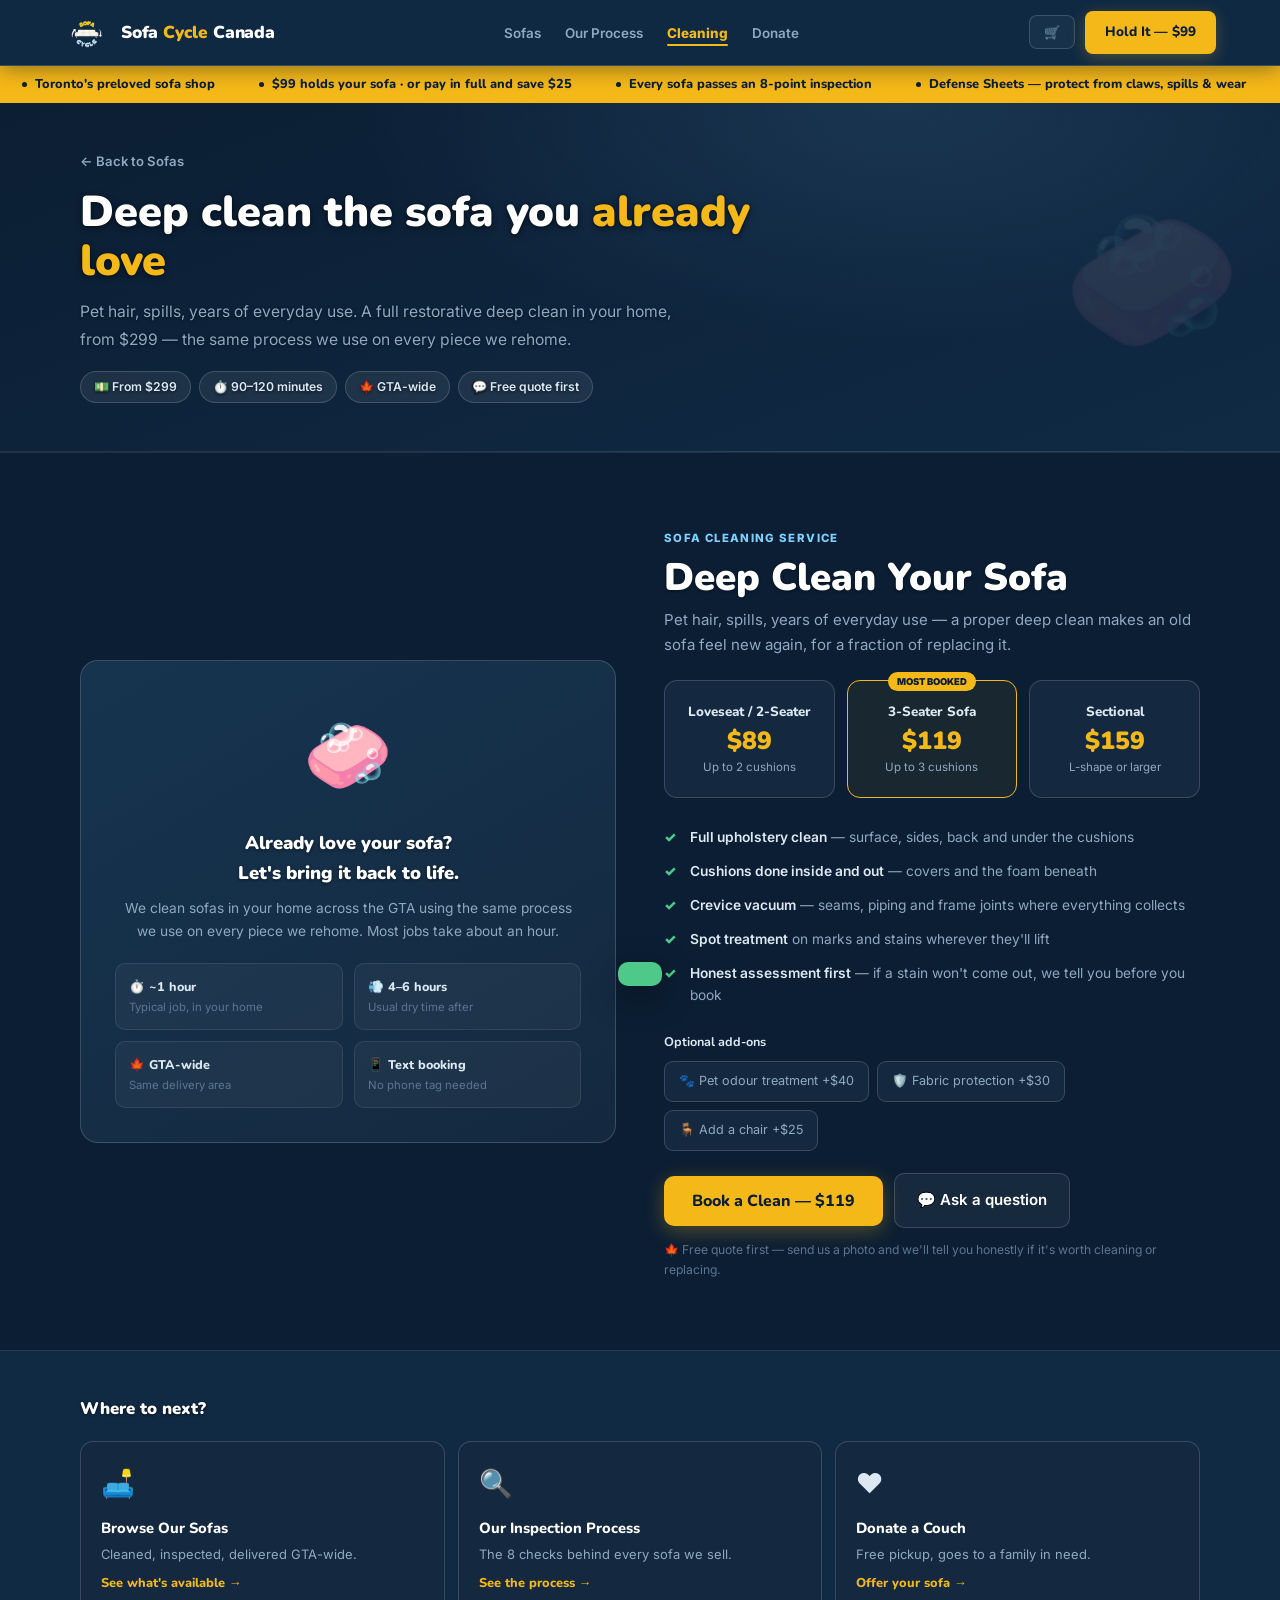
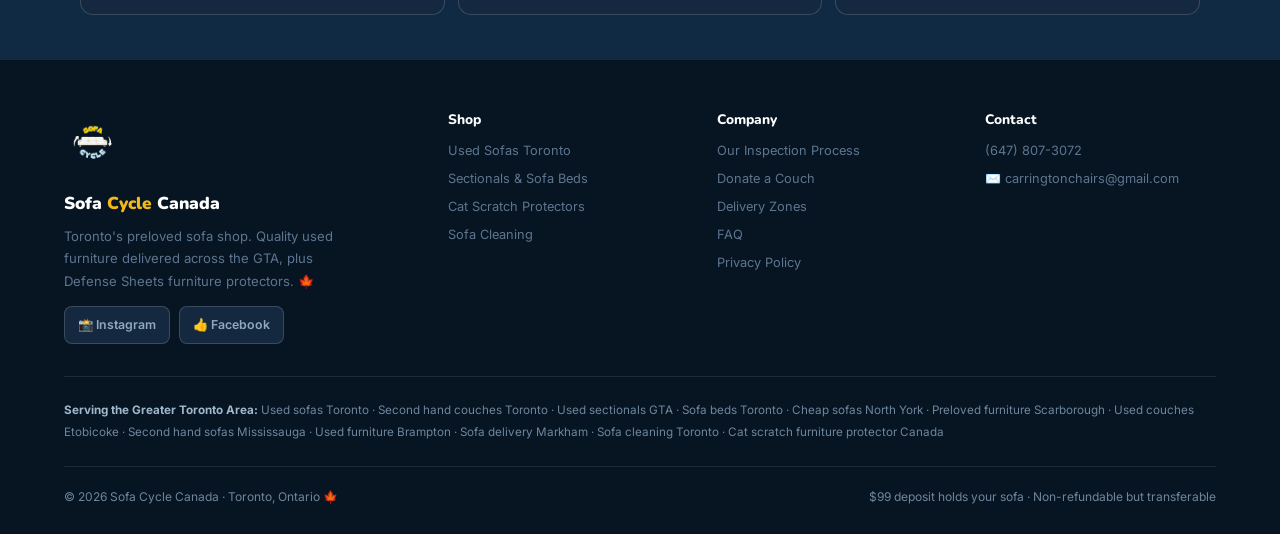
<file: cleaning.html>
<!DOCTYPE html>
<html lang="en-CA">
<head>
<meta charset="UTF-8">
<meta name="viewport" content="width=device-width,initial-scale=1">
<title>Sofa Cleaning Toronto & GTA — Deep Cleans from $299 | Sofa Cycle Canada</title>
<meta name="description" content="Professional in-home sofa and upholstery deep cleaning across Toronto and the GTA. From $299. Pet odour treatment, fabric protection and stain removal available. Free quote first.">
<meta name="robots" content="index, follow">
<meta name="geo.region" content="CA-ON">
<meta name="geo.placename" content="Toronto, Ontario">
<link rel="canonical" href="https://www.sofacyclecanada.ca/cleaning.html">
<meta property="og:type" content="website">
<meta property="og:site_name" content="Sofa Cycle Canada">
<meta property="og:title" content="Sofa Cleaning Toronto & GTA — Deep Cleans from $299 | Sofa Cycle Canada">
<meta property="og:description" content="Professional in-home sofa and upholstery deep cleaning across Toronto and the GTA. From $299. Pet odour treatment, fabric protection and stain removal available. Free quote first.">
<meta property="og:url" content="https://www.sofacyclecanada.ca/cleaning.html">
<meta property="og:image" content="https://www.sofacyclecanada.ca/assets/logo.png">
<meta property="og:locale" content="en_CA">
<meta name="twitter:card" content="summary_large_image">
<meta name="theme-color" content="#0B1E33">
<link rel="icon" href="assets/logo.png">
<link rel="apple-touch-icon" href="assets/logo.png">
<link rel="preconnect" href="https://fonts.googleapis.com">
<link rel="preconnect" href="https://fonts.gstatic.com" crossorigin>
<link href="https://fonts.googleapis.com/css2?family=Nunito:wght@400;600;700;800;900&family=Inter:wght@300;400;500;600;700&display=swap" rel="stylesheet">
<link rel="stylesheet" href="css/style.css">

</head>
<body>
<nav>
  <a class='nv-l' href='/' style='text-decoration:none'>
    <img class="nv-logo" src="assets/logo.png" alt="Sofa Cycle Canada" width="46" height="46">
    <span class="nv-brand">Sofa <span>Cycle</span> Canada</span>
  </a>
  <ul class="nv-links"><li><a href='/'>Sofas</a></li><li><a href='/process'>Our Process</a></li><li><a class='act' href='/cleaning'>Cleaning</a></li><li><a href='/donate'>Donate</a></li></ul>
  <div class="nv-r">
    <button class="cart-btn" onclick="openCart()" aria-label="Cart">🛒 <span class="cart-count" id="cc">0</span></button>
    <a class='nv-cta' href='/#inventory' style='text-decoration:none'>Hold It — <span data-deposit>$99</span></a>
  </div>
</nav>

<div class="tick-wrap" aria-hidden="true"><div class="tick" id="tk"></div></div>

<div class="mmenu"><a class='mm' href='/'>🛋️ Sofas</a><a class='mm' href='/process'>🔍 Our Process</a><a class='mm act' href='/cleaning'>🧼 Cleaning</a><a class='mm' href='/donate'>❤️ Donate</a></div>
<div class="phero">
  <div class="phero-in">
    <a class='crumb' href='/'>← Back to Sofas</a>
    <h1>Deep clean the sofa you <span class="gold">already love</span></h1><p>Pet hair, spills, years of everyday use. A full restorative deep clean in your home, from $299 — the same process we use on every piece we rehome.</p>
    <div class="phero-badges"><span class="phb">💵 From $299</span><span class="phb">⏱️ 90–120 minutes</span><span class="phb">🍁 GTA-wide</span><span class="phb">💬 Free quote first</span></div>
  </div>
  <div class="phero-art"><div style="font-size:9rem">🧼</div></div>
</div>
<!-- ══ SOFA CLEANING ══ -->
<section class="sec-full clean" id="cleaning">
  <div style="max-width:1220px;margin:0 auto">
    <div class="clean-in">
      <div class="clean-vis">
        <div class="cv-big">🧼</div>
        <div class="cv-t">Already love your sofa?<br>Let's bring it back to life.</div>
        <div class="cv-d">We clean sofas in your home across the GTA using the same process we use on every piece we rehome. Most jobs take about an hour.</div>
        <div class="cv-row">
          <div class="cv-item"><div class="cv-i-t">⏱️ ~1 hour</div><div class="cv-i-s">Typical job, in your home</div></div>
          <div class="cv-item"><div class="cv-i-t">💨 4–6 hours</div><div class="cv-i-s">Usual dry time after</div></div>
          <div class="cv-item"><div class="cv-i-t">🍁 GTA-wide</div><div class="cv-i-s">Same delivery area</div></div>
          <div class="cv-item"><div class="cv-i-t">📱 Text booking</div><div class="cv-i-s">No phone tag needed</div></div>
        </div>
      </div>
      <div>
        <span class="eb">Sofa Cleaning Service</span>
        <h2 class="st">Deep Clean Your Sofa</h2>
        <p class="ss">Pet hair, spills, years of everyday use — a proper deep clean makes an old sofa feel new again, for a fraction of replacing it.</p>

        <div class="price-grid">
          <div class="pcard" onclick="pickClean(0,this)"><div class="pc-t">Loveseat / 2-Seater</div><div class="pc-p">$89</div><div class="pc-s">Up to 2 cushions</div></div>
          <div class="pcard on" onclick="pickClean(1,this)"><div class="pc-tag">Most Booked</div><div class="pc-t">3-Seater Sofa</div><div class="pc-p">$119</div><div class="pc-s">Up to 3 cushions</div></div>
          <div class="pcard" onclick="pickClean(2,this)"><div class="pc-t">Sectional</div><div class="pc-p">$159</div><div class="pc-s">L-shape or larger</div></div>
        </div>

        <ul class="inc">
          <li><b>Full upholstery clean</b> — surface, sides, back and under the cushions</li>
          <li><b>Cushions done inside and out</b> — covers and the foam beneath</li>
          <li><b>Crevice vacuum</b> — seams, piping and frame joints where everything collects</li>
          <li><b>Spot treatment</b> on marks and stains wherever they'll lift</li>
          <li><b>Honest assessment first</b> — if a stain won't come out, we tell you before you book</li>
        </ul>

        <div style="font-size:.79rem;font-weight:700;color:var(--text);margin-bottom:9px;font-family:Nunito">Optional add-ons</div>
        <div class="addons">
          <div class="addon" onclick="tglAddon(this,40)">🐾 Pet odour treatment +$40</div>
          <div class="addon" onclick="tglAddon(this,30)">🛡️ Fabric protection +$30</div>
          <div class="addon" onclick="tglAddon(this,25)">🪑 Add a chair +$25</div>
        </div>

        <div class="ds-cta">
          <button class="btn-g" onclick="openClean()">Book a Clean — <span id="cleanTotal">$119</span></button>
          <a class="btn-o" data-phone href="#" style="text-decoration:none;display:inline-flex;align-items:center">💬 Ask a question</a>
        </div>
        <div class="ds-note">🍁 Free quote first — send us a photo and we'll tell you honestly if it's worth cleaning or replacing.</div>
      </div>
    </div>
  </div>
</section>

<section class="xnav"><div class="xnav-in"><div class="xnav-t">Where to next?</div><div class="xgrid"><a class='xcard' href='/#inventory'><div class="xc-ic">🛋️</div>
      <div class="xc-t">Browse Our Sofas</div><div class="xc-d">Cleaned, inspected, delivered GTA-wide.</div><div class="xc-go">See what's available →</div></a><a class='xcard' href='/process'><div class="xc-ic">🔍</div>
      <div class="xc-t">Our Inspection Process</div><div class="xc-d">The 8 checks behind every sofa we sell.</div><div class="xc-go">See the process →</div></a><a class='xcard' href='/donate'><div class="xc-ic">❤️</div>
      <div class="xc-t">Donate a Couch</div><div class="xc-d">Free pickup, goes to a family in need.</div><div class="xc-go">Offer your sofa →</div></a></div></div></section><footer>
  <div class="fgrid">
    <div>
      <img class="flogo" src="assets/logo.png" alt="Sofa Cycle Canada" width="58" height="58">
      <div class="fbrand">Sofa <span>Cycle</span> Canada</div>
      <div class="ftag">Toronto's preloved sofa shop. Quality used furniture delivered across the GTA,
        plus Defense Sheets furniture protectors. 🍁</div>
      <div class="fsoc">
        <a class="sb" data-ig href="#" rel="noopener" target="_blank">📸 Instagram</a>
        <a class="sb" data-fb href="#" rel="noopener" target="_blank">👍 Facebook</a>
      </div>
    </div>
    <div class="fcol"><h4>Shop</h4>
      <a href='/#inventory'>Used Sofas Toronto</a>
      <a href='/#inventory'>Sectionals &amp; Sofa Beds</a>
      <a href='/#defense-sheets'>Cat Scratch Protectors</a>
      <a href='/cleaning'>Sofa Cleaning</a></div>
    <div class="fcol"><h4>Company</h4>
      <a href='/process'>Our Inspection Process</a>
      <a href='/donate'>Donate a Couch</a>
      <a href='/#delivery'>Delivery Zones</a>
      <a href='/#faq'>FAQ</a>
      <a href='/privacy'>Privacy Policy</a></div>
    <div class="fcol" data-contact-col><h4>Contact</h4>
      <a data-phone href="#"><span data-phone-text>📱 <span data-phone-text>📱</span></span></a>
      <a data-email="text" href="#"></a></div>
  </div>
  <div class="fseo">
    <p><b style="color:#9FB8CC">Serving the Greater Toronto Area:</b>
      Used sofas Toronto · Second hand couches Toronto · Used sectionals GTA · Sofa beds Toronto ·
      Cheap sofas North York · Preloved furniture Scarborough · Used couches Etobicoke ·
      Second hand sofas Mississauga · Used furniture Brampton · Sofa delivery Markham ·
      Sofa cleaning Toronto · Cat scratch furniture protector Canada</p>
  </div>
  <div class="fbot">
    <div class="fcopy">© <span id="year">2025</span> Sofa Cycle Canada · Toronto, Ontario 🍁</div>
    <div class="fnt"><span data-deposit>$99</span> deposit holds your sofa · Non-refundable but transferable</div>
  </div>
</footer>
<div class="ov" id="qov" onclick="qvBg(event)"><div class="qvm" id="qm"><div id="qi"></div></div></div>
<div class="ov" id="ov" onclick="modalBg(event)"><div class="md"><div id="mi"></div></div></div>
<div class="cart-ov" id="cartOv" onclick="cartBg(event)">
  <aside class="cart-dr">
    <div class="cart-h"><div class="cart-h-t">🛒 Your Cart</div><button class="mc" onclick="closeCart()">✕</button></div>
    <div class="cart-body" id="cartBody"></div>
    <div class="cart-f" id="cartFoot"></div>
  </aside>
</div>
<div class="sticky-cta" id="sticky">
  <a class='sc-b' href='/#inventory' style='text-decoration:none;text-align:center;line-height:1.9'>🛋️ Browse Sofas</a>
  <a class="sc-t" data-phone href="#">💬</a>
</div>
<div class="toast" id="ts"></div>
<script src="js/config.js"></script>
<script src="js/inventory.js"></script>
<script src="js/app.js"></script>
</body>
</html>
</file>
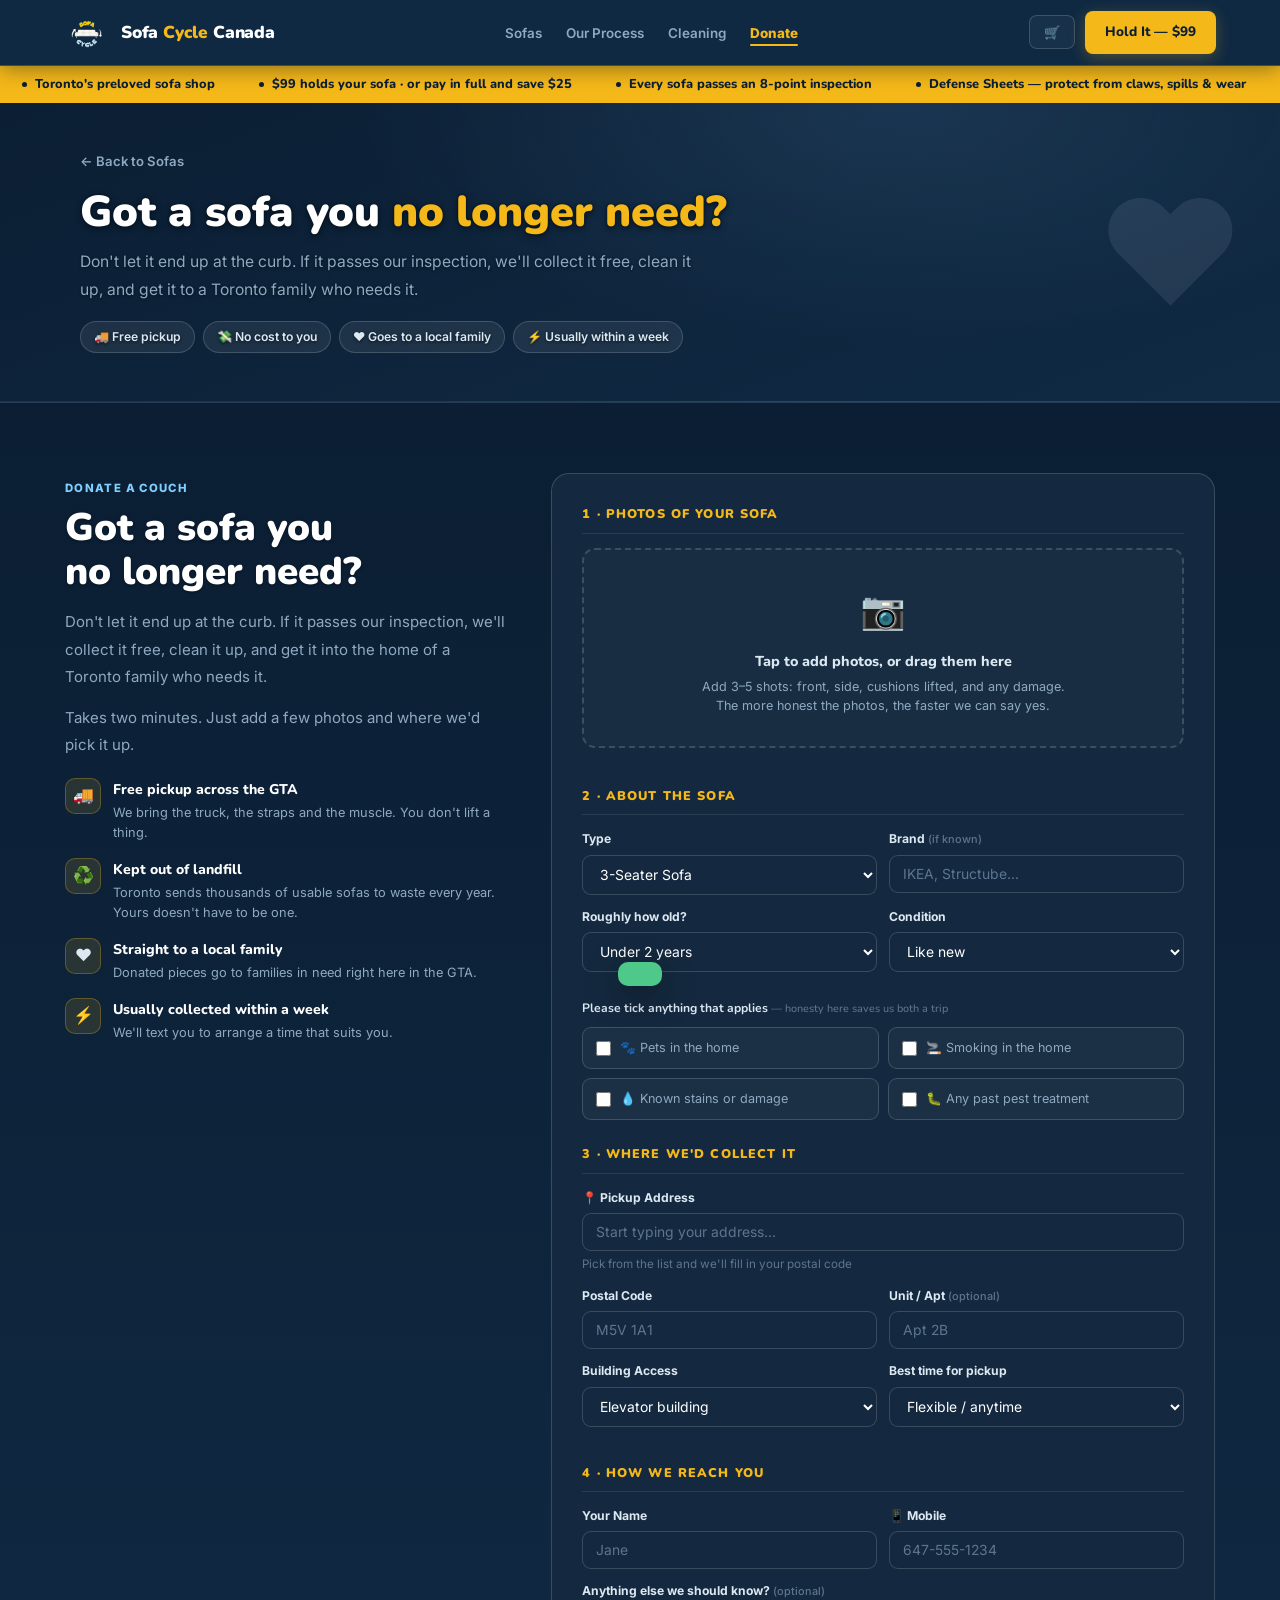
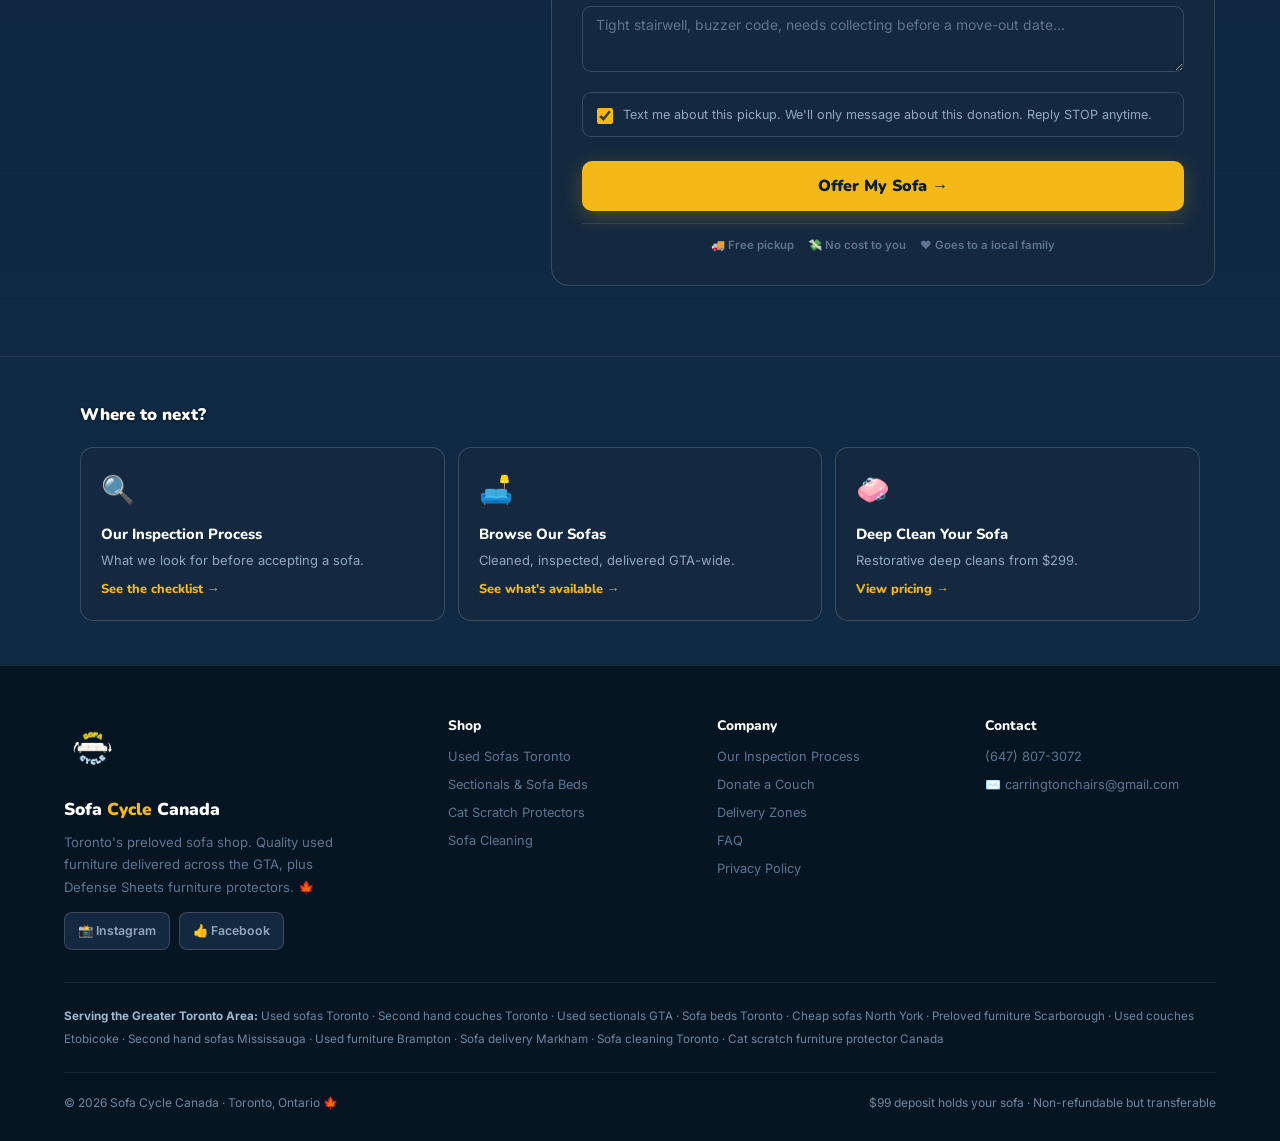
<file: donate.html>
<!DOCTYPE html>
<html lang="en-CA">
<head>
<meta charset="UTF-8">
<meta name="viewport" content="width=device-width,initial-scale=1">
<title>Donate a Couch — Free GTA Pickup | Sofa Cycle Canada</title>
<meta name="description" content="Donate your used sofa in Toronto and the GTA. Free pickup, no cost to you. If it passes our inspection we clean it and rehome it with a local family in need.">
<meta name="robots" content="index, follow">
<meta name="geo.region" content="CA-ON">
<meta name="geo.placename" content="Toronto, Ontario">
<link rel="canonical" href="https://www.sofacyclecanada.ca/donate.html">
<meta property="og:type" content="website">
<meta property="og:site_name" content="Sofa Cycle Canada">
<meta property="og:title" content="Donate a Couch — Free GTA Pickup | Sofa Cycle Canada">
<meta property="og:description" content="Donate your used sofa in Toronto and the GTA. Free pickup, no cost to you. If it passes our inspection we clean it and rehome it with a local family in need.">
<meta property="og:url" content="https://www.sofacyclecanada.ca/donate.html">
<meta property="og:image" content="https://www.sofacyclecanada.ca/assets/logo.png">
<meta property="og:locale" content="en_CA">
<meta name="twitter:card" content="summary_large_image">
<meta name="theme-color" content="#0B1E33">
<link rel="icon" href="assets/logo.png">
<link rel="apple-touch-icon" href="assets/logo.png">
<link rel="preconnect" href="https://fonts.googleapis.com">
<link rel="preconnect" href="https://fonts.gstatic.com" crossorigin>
<link href="https://fonts.googleapis.com/css2?family=Nunito:wght@400;600;700;800;900&family=Inter:wght@300;400;500;600;700&display=swap" rel="stylesheet">
<link rel="stylesheet" href="css/style.css">

</head>
<body>
<nav>
  <a class='nv-l' href='/' style='text-decoration:none'>
    <img class="nv-logo" src="assets/logo.png" alt="Sofa Cycle Canada" width="46" height="46">
    <span class="nv-brand">Sofa <span>Cycle</span> Canada</span>
  </a>
  <ul class="nv-links"><li><a href='/'>Sofas</a></li><li><a href='/process'>Our Process</a></li><li><a href='/cleaning'>Cleaning</a></li><li><a class='act' href='/donate'>Donate</a></li></ul>
  <div class="nv-r">
    <button class="cart-btn" onclick="openCart()" aria-label="Cart">🛒 <span class="cart-count" id="cc">0</span></button>
    <a class='nv-cta' href='/#inventory' style='text-decoration:none'>Hold It — <span data-deposit>$99</span></a>
  </div>
</nav>

<div class="tick-wrap" aria-hidden="true"><div class="tick" id="tk"></div></div>

<div class="mmenu"><a class='mm' href='/'>🛋️ Sofas</a><a class='mm' href='/process'>🔍 Our Process</a><a class='mm' href='/cleaning'>🧼 Cleaning</a><a class='mm act' href='/donate'>❤️ Donate</a></div>
<div class="phero">
  <div class="phero-in">
    <a class='crumb' href='/'>← Back to Sofas</a>
    <h1>Got a sofa you <span class="gold">no longer need?</span></h1><p>Don't let it end up at the curb. If it passes our inspection, we'll collect it free, clean it up, and get it to a Toronto family who needs it.</p>
    <div class="phero-badges"><span class="phb">🚚 Free pickup</span><span class="phb">💸 No cost to you</span><span class="phb">❤️ Goes to a local family</span><span class="phb">⚡ Usually within a week</span></div>
  </div>
  <div class="phero-art"><div style="font-size:9rem">❤️</div></div>
</div>
<!-- ══ DONATE A COUCH ══ -->
<section class="sec-full don-sec" id="donate">
  <div style="max-width:1220px;margin:0 auto">
    <div class="don-grid">
      <div class="don-why">
        <span class="eb">Donate A Couch</span>
        <h2 class="st">Got a sofa you<br>no longer need?</h2>
        <p>Don't let it end up at the curb. If it passes our inspection, we'll collect it free, clean it up, and get it into the home of a Toronto family who needs it.</p>
        <p>Takes two minutes. Just add a few photos and where we'd pick it up.</p>
        <ul class="don-perks">
          <li><div class="dp-ic">🚚</div><div><div class="dp-t">Free pickup across the GTA</div><div class="dp-d">We bring the truck, the straps and the muscle. You don't lift a thing.</div></div></li>
          <li><div class="dp-ic">♻️</div><div><div class="dp-t">Kept out of landfill</div><div class="dp-d">Toronto sends thousands of usable sofas to waste every year. Yours doesn't have to be one.</div></div></li>
          <li><div class="dp-ic">❤️</div><div><div class="dp-t">Straight to a local family</div><div class="dp-d">Donated pieces go to families in need right here in the GTA.</div></div></li>
          <li><div class="dp-ic">⚡</div><div><div class="dp-t">Usually collected within a week</div><div class="dp-d">We'll text you to arrange a time that suits you.</div></div></li>
        </ul>
      </div>

      <div class="don-form">
        <div class="fsec">
          <div class="fsec-t">1 · Photos of your sofa</div>
          <div class="drop" id="drop" onclick="document.getElementById('dfile').click()">
            <div class="drop-ic">📷</div>
            <div class="drop-t">Tap to add photos, or drag them here</div>
            <div class="drop-s">Add 3–5 shots: front, side, cushions lifted, and any damage.<br>The more honest the photos, the faster we can say yes.</div>
          </div>
          <input type="file" id="dfile" accept="image/*" multiple style="display:none" onchange="addPhotos(this.files)">
          <div class="thumbs" id="thumbs"></div>
        </div>

        <div class="fsec">
          <div class="fsec-t">2 · About the sofa</div>
          <div class="frow">
            <div class="fg"><label class="fl">Type</label><select class="fs" id="d_type">
              <option>3-Seater Sofa</option><option>2-Seater / Loveseat</option><option>Sectional</option>
              <option>Sofa Bed</option><option>Armchair</option><option>Other</option></select></div>
            <div class="fg"><label class="fl">Brand <span class="opt">(if known)</span></label><input class="fi" id="d_brand" placeholder="IKEA, Structube..."></div>
          </div>
          <div class="frow">
            <div class="fg"><label class="fl">Roughly how old?</label><select class="fs" id="d_age">
              <option>Under 2 years</option><option>2–5 years</option><option>5–10 years</option><option>Over 10 years</option><option>Not sure</option></select></div>
            <div class="fg"><label class="fl">Condition</label><select class="fs" id="d_cond">
              <option>Like new</option><option>Good — light wear</option><option>Fair — visible wear</option><option>Needs repair</option></select></div>
          </div>
          <div style="font-size:.76rem;font-weight:700;color:var(--text);margin:14px 0 9px;font-family:Nunito">
            Please tick anything that applies <span class="opt">— honesty here saves us both a trip</span></div>
          <div class="disc">
            <label class="dchk" onclick="tglChk(this)"><input type="checkbox" id="d_pets"><span>🐾 Pets in the home</span></label>
            <label class="dchk" onclick="tglChk(this)"><input type="checkbox" id="d_smoke"><span>🚬 Smoking in the home</span></label>
            <label class="dchk" onclick="tglChk(this)"><input type="checkbox" id="d_stain"><span>💧 Known stains or damage</span></label>
            <label class="dchk" onclick="tglChk(this)"><input type="checkbox" id="d_pest"><span>🐛 Any past pest treatment</span></label>
          </div>
        </div>

        <div class="fsec">
          <div class="fsec-t">3 · Where we'd collect it</div>
          <div class="fg"><label class="fl">📍 Pickup Address</label><input class="fi" id="d_addr" placeholder="Start typing your address…" autocomplete="off"
              oninput="addressInput(this,'donate')" onkeydown="addressKeys(event,this)">
            <div class="hintline">Pick from the list and we'll fill in your postal code</div></div>
          <div class="frow">
            <div class="fg"><label class="fl">Postal Code</label><input class="fi" id="d_pc" placeholder="M5V 1A1" maxlength="7" style="text-transform:uppercase" oninput="donZone(this)"><div class="zone" id="d_zone"></div></div>
            <div class="fg"><label class="fl">Unit / Apt <span class="opt">(optional)</span></label><input class="fi" id="d_unit" placeholder="Apt 2B"></div>
          </div>
          <div class="frow">
            <div class="fg"><label class="fl">Building Access</label><select class="fs" id="d_access">
              <option>Elevator building</option><option>Ground floor / no stairs</option>
              <option>Stairs — 1 flight</option><option>Stairs — 2+ flights</option></select></div>
            <div class="fg"><label class="fl">Best time for pickup</label><select class="fs" id="d_when">
              <option>Flexible / anytime</option><option>Weekday mornings</option><option>Weekday afternoons</option>
              <option>Weekends</option><option>Evenings only</option></select></div>
          </div>
        </div>

        <div class="fsec">
          <div class="fsec-t">4 · How we reach you</div>
          <div class="frow">
            <div class="fg"><label class="fl">Your Name</label><input class="fi" id="d_name" placeholder="Jane" oninput="clrErr(this)"><div class="emsg"></div></div>
            <div class="fg"><label class="fl">📱 Mobile</label><input class="fi" id="d_phone" type="tel" inputmode="numeric" placeholder="647-555-1234" oninput="this.value=fmtPhone(this.value);clrErr(this)"><div class="emsg"></div></div>
          </div>
          <div class="fg"><label class="fl">Anything else we should know? <span class="opt">(optional)</span></label>
            <textarea class="ft" id="d_notes" placeholder="Tight stairwell, buzzer code, needs collecting before a move-out date..."></textarea></div>
          <div class="consent"><label><input type="checkbox" id="d_sms" checked>
            <span>Text me about this pickup. We'll only message about this donation. Reply STOP anytime.</span></label></div>
        </div>

        <button class="sbtn" onclick="submitDonate()">Offer My Sofa →</button>
        <div class="trust">
          <span class="tr">🚚 Free pickup</span><span class="tr">💸 No cost to you</span>
          <span class="tr">❤️ Goes to a local family</span>
        </div>
      </div>
    </div>
  </div>
</section>

<section class="xnav"><div class="xnav-in"><div class="xnav-t">Where to next?</div><div class="xgrid"><a class='xcard' href='/process'><div class="xc-ic">🔍</div>
      <div class="xc-t">Our Inspection Process</div><div class="xc-d">What we look for before accepting a sofa.</div><div class="xc-go">See the checklist →</div></a><a class='xcard' href='/#inventory'><div class="xc-ic">🛋️</div>
      <div class="xc-t">Browse Our Sofas</div><div class="xc-d">Cleaned, inspected, delivered GTA-wide.</div><div class="xc-go">See what's available →</div></a><a class='xcard' href='/cleaning'><div class="xc-ic">🧼</div>
      <div class="xc-t">Deep Clean Your Sofa</div><div class="xc-d">Restorative deep cleans from $299.</div><div class="xc-go">View pricing →</div></a></div></div></section><footer>
  <div class="fgrid">
    <div>
      <img class="flogo" src="assets/logo.png" alt="Sofa Cycle Canada" width="58" height="58">
      <div class="fbrand">Sofa <span>Cycle</span> Canada</div>
      <div class="ftag">Toronto's preloved sofa shop. Quality used furniture delivered across the GTA,
        plus Defense Sheets furniture protectors. 🍁</div>
      <div class="fsoc">
        <a class="sb" data-ig href="#" rel="noopener" target="_blank">📸 Instagram</a>
        <a class="sb" data-fb href="#" rel="noopener" target="_blank">👍 Facebook</a>
      </div>
    </div>
    <div class="fcol"><h4>Shop</h4>
      <a href='/#inventory'>Used Sofas Toronto</a>
      <a href='/#inventory'>Sectionals &amp; Sofa Beds</a>
      <a href='/#defense-sheets'>Cat Scratch Protectors</a>
      <a href='/cleaning'>Sofa Cleaning</a></div>
    <div class="fcol"><h4>Company</h4>
      <a href='/process'>Our Inspection Process</a>
      <a href='/donate'>Donate a Couch</a>
      <a href='/#delivery'>Delivery Zones</a>
      <a href='/#faq'>FAQ</a>
      <a href='/privacy'>Privacy Policy</a></div>
    <div class="fcol" data-contact-col><h4>Contact</h4>
      <a data-phone href="#"><span data-phone-text>📱 <span data-phone-text>📱</span></span></a>
      <a data-email="text" href="#"></a></div>
  </div>
  <div class="fseo">
    <p><b style="color:#9FB8CC">Serving the Greater Toronto Area:</b>
      Used sofas Toronto · Second hand couches Toronto · Used sectionals GTA · Sofa beds Toronto ·
      Cheap sofas North York · Preloved furniture Scarborough · Used couches Etobicoke ·
      Second hand sofas Mississauga · Used furniture Brampton · Sofa delivery Markham ·
      Sofa cleaning Toronto · Cat scratch furniture protector Canada</p>
  </div>
  <div class="fbot">
    <div class="fcopy">© <span id="year">2025</span> Sofa Cycle Canada · Toronto, Ontario 🍁</div>
    <div class="fnt"><span data-deposit>$99</span> deposit holds your sofa · Non-refundable but transferable</div>
  </div>
</footer>
<div class="ov" id="qov" onclick="qvBg(event)"><div class="qvm" id="qm"><div id="qi"></div></div></div>
<div class="ov" id="ov" onclick="modalBg(event)"><div class="md"><div id="mi"></div></div></div>
<div class="cart-ov" id="cartOv" onclick="cartBg(event)">
  <aside class="cart-dr">
    <div class="cart-h"><div class="cart-h-t">🛒 Your Cart</div><button class="mc" onclick="closeCart()">✕</button></div>
    <div class="cart-body" id="cartBody"></div>
    <div class="cart-f" id="cartFoot"></div>
  </aside>
</div>
<div class="sticky-cta" id="sticky">
  <a class='sc-b' href='/#inventory' style='text-decoration:none;text-align:center;line-height:1.9'>🛋️ Browse Sofas</a>
  <a class="sc-t" data-phone href="#">💬</a>
</div>
<div class="toast" id="ts"></div>
<script src="js/config.js"></script>
<script src="js/inventory.js"></script>
<script src="js/app.js"></script>
</body>
</html>
</file>
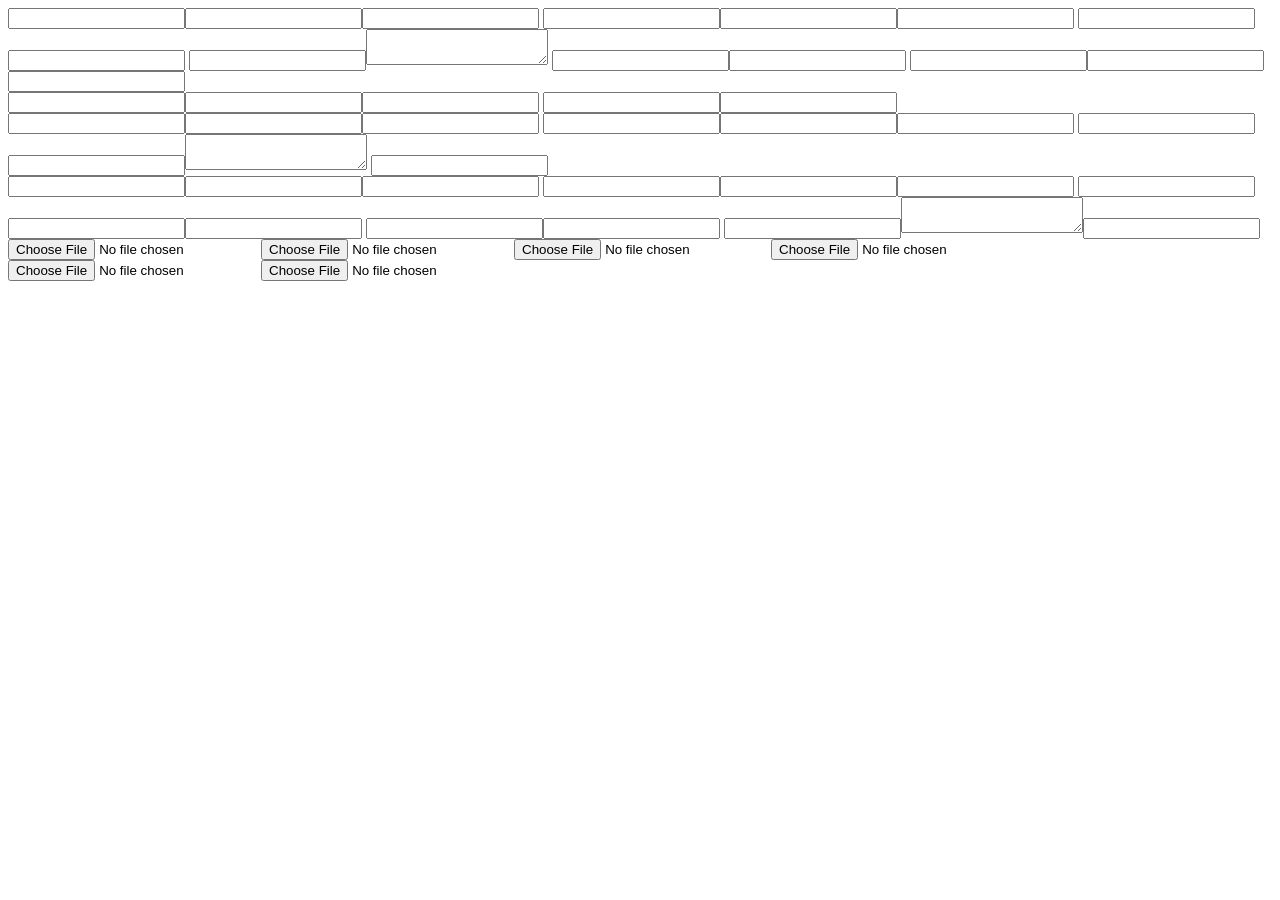
<file: forms.html>
<!DOCTYPE html>
<html lang="en-CA">
<head>
<meta charset="UTF-8">
<meta name="robots" content="noindex, nofollow">
<title>Form blueprint — Sofa Cycle Canada</title>
</head>
<body>
<!-- ══════════════════════════════════════════════════════════════════
     NETLIFY FORM BLUEPRINT — not a page anyone visits.

     Netlify detects forms by parsing static HTML at deploy time. Our
     real forms are built by JavaScript, which Netlify can't see, so
     these plain copies exist purely so the build bot registers them.

     If you add a field to a form in app.js, add it here too or that
     field won't be saved.
     ══════════════════════════════════════════════════════════════════ -->
<form method='post' name='sofa-reservation'>
  <input type="hidden" name="form-name" value="sofa-reservation">
  <input type="hidden" name="bot-field">
  <input type="text" name="sofa"><input type="text" name="sofa_id"><input type="text" name="name">
  <input type="tel" name="phone"><input type="text" name="address"><input type="text" name="unit">
  <input type="text" name="postal"><input type="text" name="delivery_window">
  <input type="text" name="building_access"><textarea name="notes"></textarea>
  <input type="text" name="payment_type"><input type="text" name="amount_due_today">
  <input type="text" name="balance_on_delivery"><input type="text" name="defense_sheets">
  <input type="text" name="sms_consent">
</form>

<form method='post' name='sofa-waitlist'>
  <input type="hidden" name="form-name" value="sofa-waitlist">
  <input type="hidden" name="bot-field">
  <input type="text" name="name"><input type="tel" name="phone"><input type="text" name="area">
  <input type="text" name="looking_for"><input type="text" name="budget">
</form>

<form method='post' name='sofa-cleaning'>
  <input type="hidden" name="form-name" value="sofa-cleaning">
  <input type="hidden" name="bot-field">
  <input type="text" name="name"><input type="tel" name="phone"><input type="text" name="address">
  <input type="text" name="postal"><input type="text" name="service"><input type="text" name="addons">
  <input type="text" name="estimate"><input type="text" name="timing"><textarea name="notes"></textarea>
  <input type="text" name="sms_consent">
</form>

<form enctype='multipart/form-data' method='post' name='sofa-donation'>
  <input type="hidden" name="form-name" value="sofa-donation">
  <input type="hidden" name="bot-field">
  <input type="text" name="name"><input type="tel" name="phone"><input type="text" name="address">
  <input type="text" name="postal"><input type="text" name="unit"><input type="text" name="sofa_type">
  <input type="text" name="brand"><input type="text" name="age"><input type="text" name="condition">
  <input type="text" name="disclosures"><input type="text" name="building_access">
  <input type="text" name="best_time"><textarea name="notes"></textarea><input type="text" name="sms_consent">
  <input type="file" name="photo1"><input type="file" name="photo2"><input type="file" name="photo3">
  <input type="file" name="photo4"><input type="file" name="photo5"><input type="file" name="photo6">
</form>
</body>
</html>
</file>
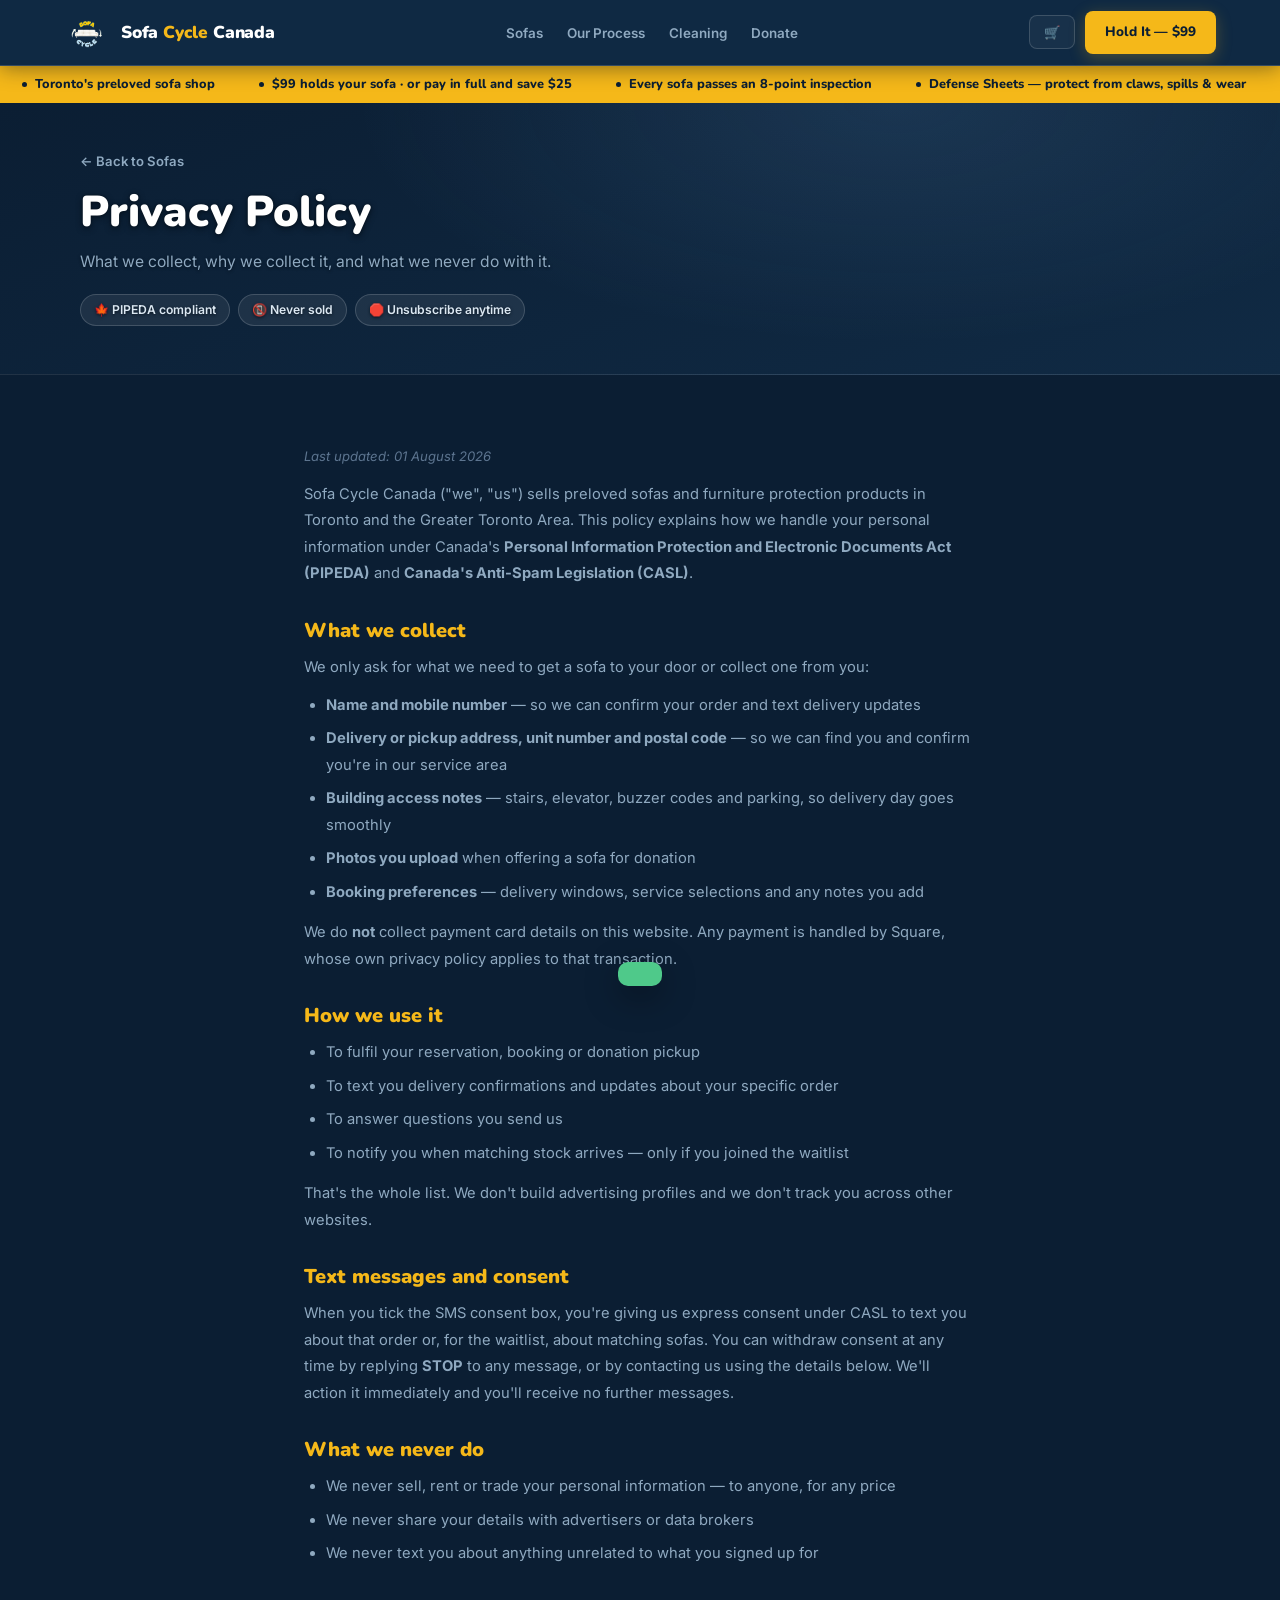
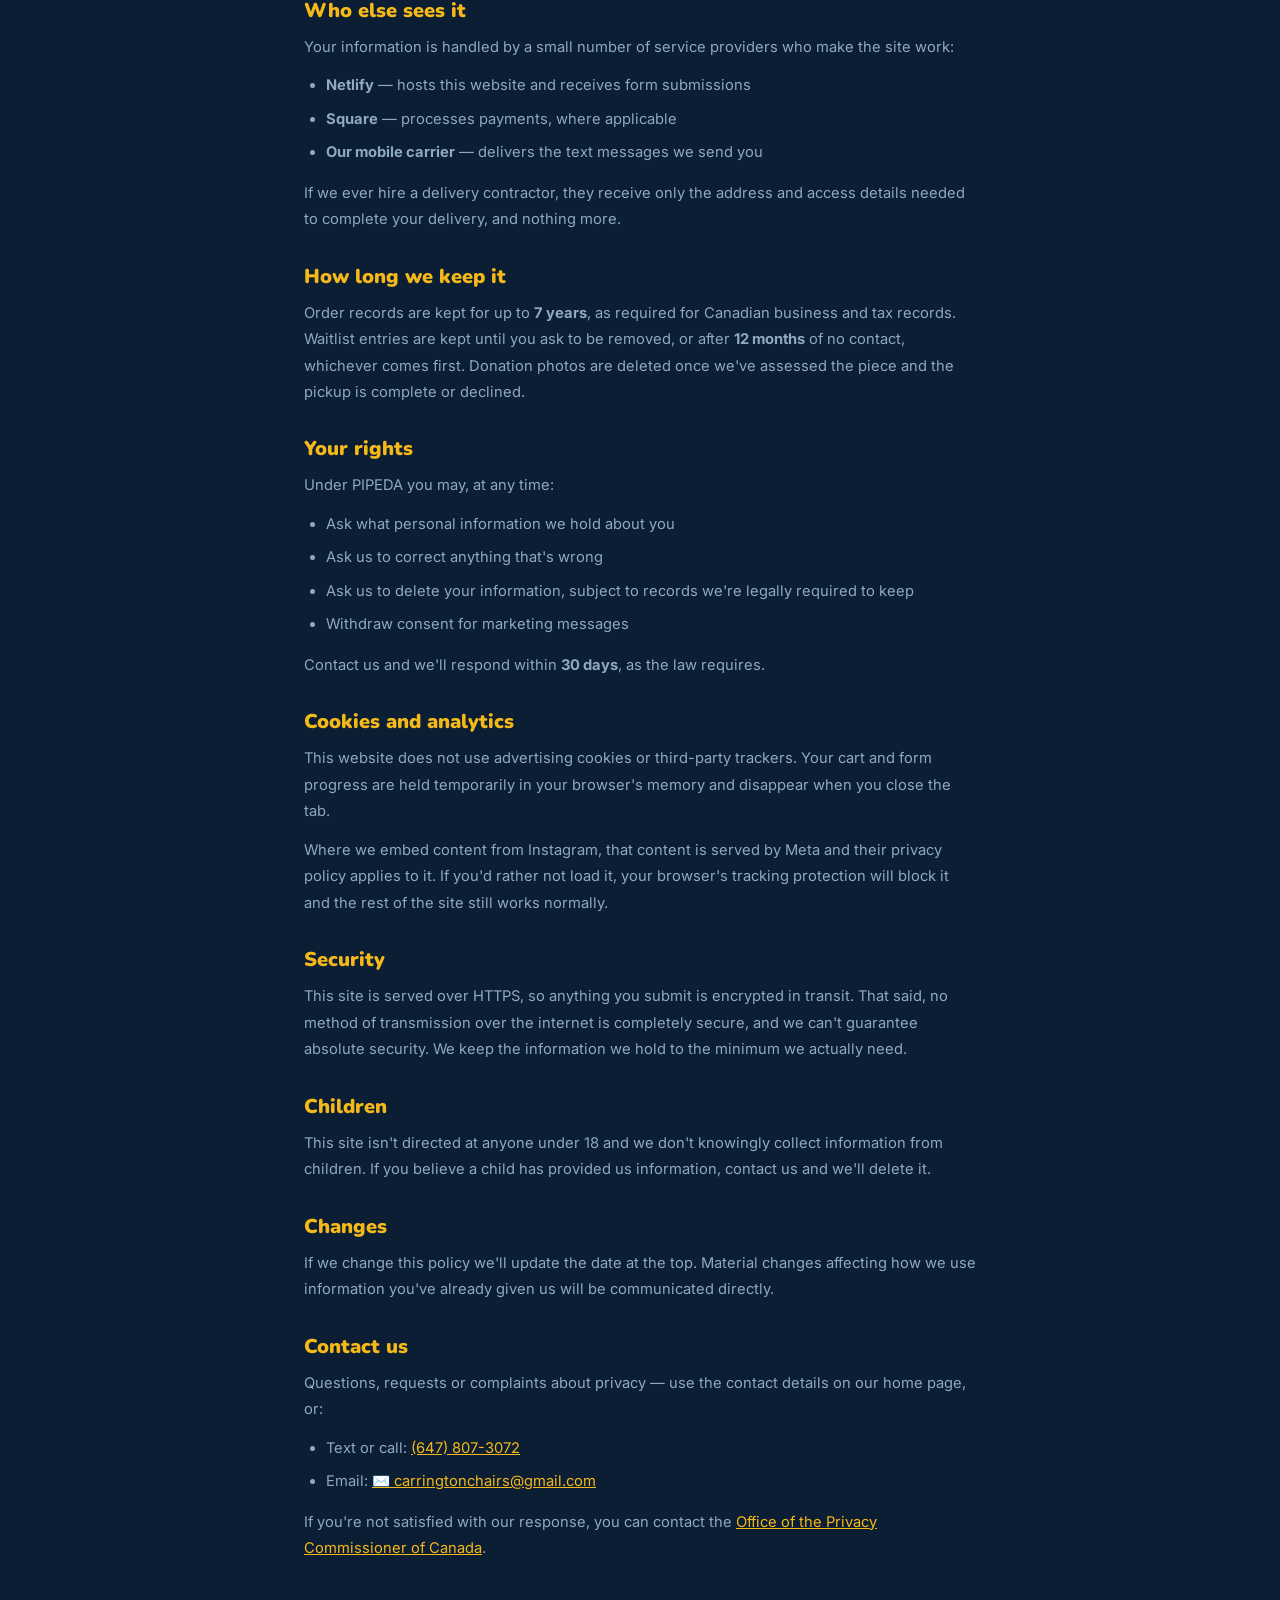
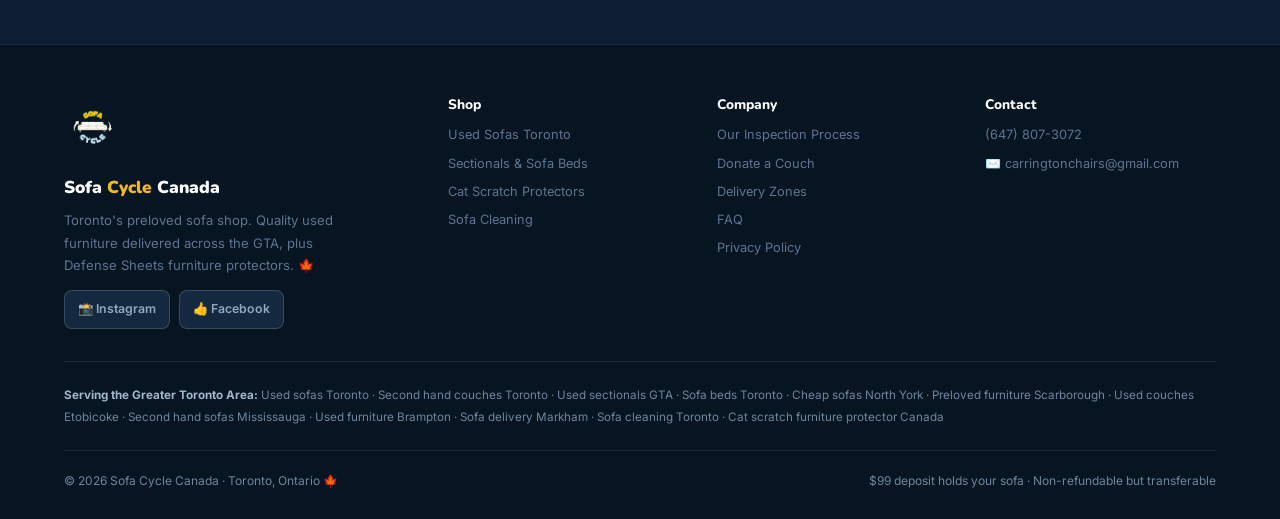
<file: privacy.html>
<!DOCTYPE html>
<html lang="en-CA">
<head>
<meta charset="UTF-8">
<meta name="viewport" content="width=device-width,initial-scale=1">
<title>Privacy Policy | Sofa Cycle Canada</title>
<meta name="description" content="How Sofa Cycle Canada collects, uses and protects your personal information under PIPEDA and CASL. We never sell your data.">
<meta name="robots" content="index, follow">
<meta name="geo.region" content="CA-ON">
<meta name="geo.placename" content="Toronto, Ontario">
<link rel="canonical" href="https://www.sofacyclecanada.ca/privacy.html">
<meta property="og:type" content="website">
<meta property="og:site_name" content="Sofa Cycle Canada">
<meta property="og:title" content="Privacy Policy | Sofa Cycle Canada">
<meta property="og:description" content="How Sofa Cycle Canada collects, uses and protects your personal information under PIPEDA and CASL. We never sell your data.">
<meta property="og:url" content="https://www.sofacyclecanada.ca/privacy.html">
<meta property="og:image" content="https://www.sofacyclecanada.ca/assets/logo.png">
<meta property="og:locale" content="en_CA">
<meta name="twitter:card" content="summary_large_image">
<meta name="theme-color" content="#0B1E33">
<link rel="icon" href="assets/logo.png">
<link rel="apple-touch-icon" href="assets/logo.png">
<link rel="preconnect" href="https://fonts.googleapis.com">
<link rel="preconnect" href="https://fonts.gstatic.com" crossorigin>
<link href="https://fonts.googleapis.com/css2?family=Nunito:wght@400;600;700;800;900&family=Inter:wght@300;400;500;600;700&display=swap" rel="stylesheet">
<link rel="stylesheet" href="css/style.css">
<meta name="robots" content="index, follow">
</head>
<body>
<nav>
  <a class='nv-l' href='/' style='text-decoration:none'>
    <img class="nv-logo" src="assets/logo.png" alt="Sofa Cycle Canada" width="46" height="46">
    <span class="nv-brand">Sofa <span>Cycle</span> Canada</span>
  </a>
  <ul class="nv-links"><li><a href='/'>Sofas</a></li><li><a href='/process'>Our Process</a></li><li><a href='/cleaning'>Cleaning</a></li><li><a href='/donate'>Donate</a></li></ul>
  <div class="nv-r">
    <button class="cart-btn" onclick="openCart()" aria-label="Cart">🛒 <span class="cart-count" id="cc">0</span></button>
    <a class='nv-cta' href='/#inventory' style='text-decoration:none'>Hold It — <span data-deposit>$99</span></a>
  </div>
</nav>

<div class="tick-wrap" aria-hidden="true"><div class="tick" id="tk"></div></div>

<div class="mmenu"><a class='mm' href='/'>🛋️ Sofas</a><a class='mm' href='/process'>🔍 Our Process</a><a class='mm' href='/cleaning'>🧼 Cleaning</a><a class='mm' href='/donate'>❤️ Donate</a></div>

<div class="phero">
  <div class="phero-in">
    <a class='crumb' href='/'>← Back to Sofas</a>
    <h1>Privacy Policy</h1>
    <p>What we collect, why we collect it, and what we never do with it.</p>
    <div class="phero-badges"><span class="phb">🍁 PIPEDA compliant</span><span class="phb">📵 Never sold</span><span class="phb">🛑 Unsubscribe anytime</span></div>
  </div>
</div>

<section class="sec-full"><div class="legal">
  <p class="updated">Last updated: 01 August 2026</p>

  <p>Sofa Cycle Canada ("we", "us") sells preloved sofas and furniture protection products in Toronto
  and the Greater Toronto Area. This policy explains how we handle your personal information under
  Canada's <b>Personal Information Protection and Electronic Documents Act (PIPEDA)</b> and
  <b>Canada's Anti-Spam Legislation (CASL)</b>.</p>

  <h2>What we collect</h2>
  <p>We only ask for what we need to get a sofa to your door or collect one from you:</p>
  <ul>
    <li><b>Name and mobile number</b> — so we can confirm your order and text delivery updates</li>
    <li><b>Delivery or pickup address, unit number and postal code</b> — so we can find you and confirm you're in our service area</li>
    <li><b>Building access notes</b> — stairs, elevator, buzzer codes and parking, so delivery day goes smoothly</li>
    <li><b>Photos you upload</b> when offering a sofa for donation</li>
    <li><b>Booking preferences</b> — delivery windows, service selections and any notes you add</li>
  </ul>
  <p>We do <b>not</b> collect payment card details on this website. Any payment is handled by
  Square, whose own privacy policy applies to that transaction.</p>

  <h2>How we use it</h2>
  <ul>
    <li>To fulfil your reservation, booking or donation pickup</li>
    <li>To text you delivery confirmations and updates about your specific order</li>
    <li>To answer questions you send us</li>
    <li>To notify you when matching stock arrives — only if you joined the waitlist</li>
  </ul>
  <p>That's the whole list. We don't build advertising profiles and we don't track you across other websites.</p>

  <h2>Text messages and consent</h2>
  <p>When you tick the SMS consent box, you're giving us express consent under CASL to text you
  about that order or, for the waitlist, about matching sofas. You can withdraw consent at any time
  by replying <b>STOP</b> to any message, or by contacting us using the details below. We'll action
  it immediately and you'll receive no further messages.</p>

  <h2>What we never do</h2>
  <ul>
    <li>We never sell, rent or trade your personal information — to anyone, for any price</li>
    <li>We never share your details with advertisers or data brokers</li>
    <li>We never text you about anything unrelated to what you signed up for</li>
  </ul>

  <h2>Who else sees it</h2>
  <p>Your information is handled by a small number of service providers who make the site work:</p>
  <ul>
    <li><b>Netlify</b> — hosts this website and receives form submissions</li>
    <li><b>Square</b> — processes payments, where applicable</li>
    <li><b>Our mobile carrier</b> — delivers the text messages we send you</li>
  </ul>
  <p>If we ever hire a delivery contractor, they receive only the address and access details needed
  to complete your delivery, and nothing more.</p>

  <h2>How long we keep it</h2>
  <p>Order records are kept for up to <b>7 years</b>, as required for Canadian business and tax records.
  Waitlist entries are kept until you ask to be removed, or after <b>12 months</b> of no contact,
  whichever comes first. Donation photos are deleted once we've assessed the piece and the pickup
  is complete or declined.</p>

  <h2>Your rights</h2>
  <p>Under PIPEDA you may, at any time:</p>
  <ul>
    <li>Ask what personal information we hold about you</li>
    <li>Ask us to correct anything that's wrong</li>
    <li>Ask us to delete your information, subject to records we're legally required to keep</li>
    <li>Withdraw consent for marketing messages</li>
  </ul>
  <p>Contact us and we'll respond within <b>30 days</b>, as the law requires.</p>

  <h2>Cookies and analytics</h2>
  <p>This website does not use advertising cookies or third-party trackers. Your cart and form
  progress are held temporarily in your browser's memory and disappear when you close the tab.</p>
  <p>Where we embed content from Instagram, that content is served by Meta and their privacy policy
  applies to it. If you'd rather not load it, your browser's tracking protection will block it and
  the rest of the site still works normally.</p>

  <h2>Security</h2>
  <p>This site is served over HTTPS, so anything you submit is encrypted in transit. That said, no
  method of transmission over the internet is completely secure, and we can't guarantee absolute
  security. We keep the information we hold to the minimum we actually need.</p>

  <h2>Children</h2>
  <p>This site isn't directed at anyone under 18 and we don't knowingly collect information from
  children. If you believe a child has provided us information, contact us and we'll delete it.</p>

  <h2>Changes</h2>
  <p>If we change this policy we'll update the date at the top. Material changes affecting how we
  use information you've already given us will be communicated directly.</p>

  <h2>Contact us</h2>
  <p>Questions, requests or complaints about privacy — use the contact details on our home page, or:</p>
  <ul>
    <li data-contact-col>Text or call: <a data-phone href="#"><span data-phone-text>📱</span></a></li>
    <li>Email: <a data-email="text" href="#"></a></li>
  </ul>
  <p>If you're not satisfied with our response, you can contact the
  <a href="https://www.priv.gc.ca" target="_blank" rel="noopener">Office of the Privacy Commissioner of Canada</a>.</p>
</div></section>
<footer>
  <div class="fgrid">
    <div>
      <img class="flogo" src="assets/logo.png" alt="Sofa Cycle Canada" width="58" height="58">
      <div class="fbrand">Sofa <span>Cycle</span> Canada</div>
      <div class="ftag">Toronto's preloved sofa shop. Quality used furniture delivered across the GTA,
        plus Defense Sheets furniture protectors. 🍁</div>
      <div class="fsoc">
        <a class="sb" data-ig href="#" rel="noopener" target="_blank">📸 Instagram</a>
        <a class="sb" data-fb href="#" rel="noopener" target="_blank">👍 Facebook</a>
      </div>
    </div>
    <div class="fcol"><h4>Shop</h4>
      <a href='/#inventory'>Used Sofas Toronto</a>
      <a href='/#inventory'>Sectionals &amp; Sofa Beds</a>
      <a href='/#defense-sheets'>Cat Scratch Protectors</a>
      <a href='/cleaning'>Sofa Cleaning</a></div>
    <div class="fcol"><h4>Company</h4>
      <a href='/process'>Our Inspection Process</a>
      <a href='/donate'>Donate a Couch</a>
      <a href='/#delivery'>Delivery Zones</a>
      <a href='/#faq'>FAQ</a>
      <a href='/privacy'>Privacy Policy</a></div>
    <div class="fcol" data-contact-col><h4>Contact</h4>
      <a data-phone href="#"><span data-phone-text>📱 <span data-phone-text>📱</span></span></a>
      <a data-email="text" href="#"></a></div>
  </div>
  <div class="fseo">
    <p><b style="color:#9FB8CC">Serving the Greater Toronto Area:</b>
      Used sofas Toronto · Second hand couches Toronto · Used sectionals GTA · Sofa beds Toronto ·
      Cheap sofas North York · Preloved furniture Scarborough · Used couches Etobicoke ·
      Second hand sofas Mississauga · Used furniture Brampton · Sofa delivery Markham ·
      Sofa cleaning Toronto · Cat scratch furniture protector Canada</p>
  </div>
  <div class="fbot">
    <div class="fcopy">© <span id="year">2025</span> Sofa Cycle Canada · Toronto, Ontario 🍁</div>
    <div class="fnt"><span data-deposit>$99</span> deposit holds your sofa · Non-refundable but transferable</div>
  </div>
</footer>
<div class="ov" id="qov" onclick="qvBg(event)"><div class="qvm" id="qm"><div id="qi"></div></div></div>
<div class="ov" id="ov" onclick="modalBg(event)"><div class="md"><div id="mi"></div></div></div>
<div class="cart-ov" id="cartOv" onclick="cartBg(event)">
  <aside class="cart-dr">
    <div class="cart-h"><div class="cart-h-t">🛒 Your Cart</div><button class="mc" onclick="closeCart()">✕</button></div>
    <div class="cart-body" id="cartBody"></div>
    <div class="cart-f" id="cartFoot"></div>
  </aside>
</div>
<div class="sticky-cta" id="sticky">
  <a class='sc-b' href='/#inventory' style='text-decoration:none;text-align:center;line-height:1.9'>🛋️ Browse Sofas</a>
  <a class="sc-t" data-phone href="#">💬</a>
</div>
<div class="toast" id="ts"></div>
<script src="js/config.js"></script>
<script src="js/inventory.js"></script>
<script src="js/app.js"></script>
</body>
</html>
</file>
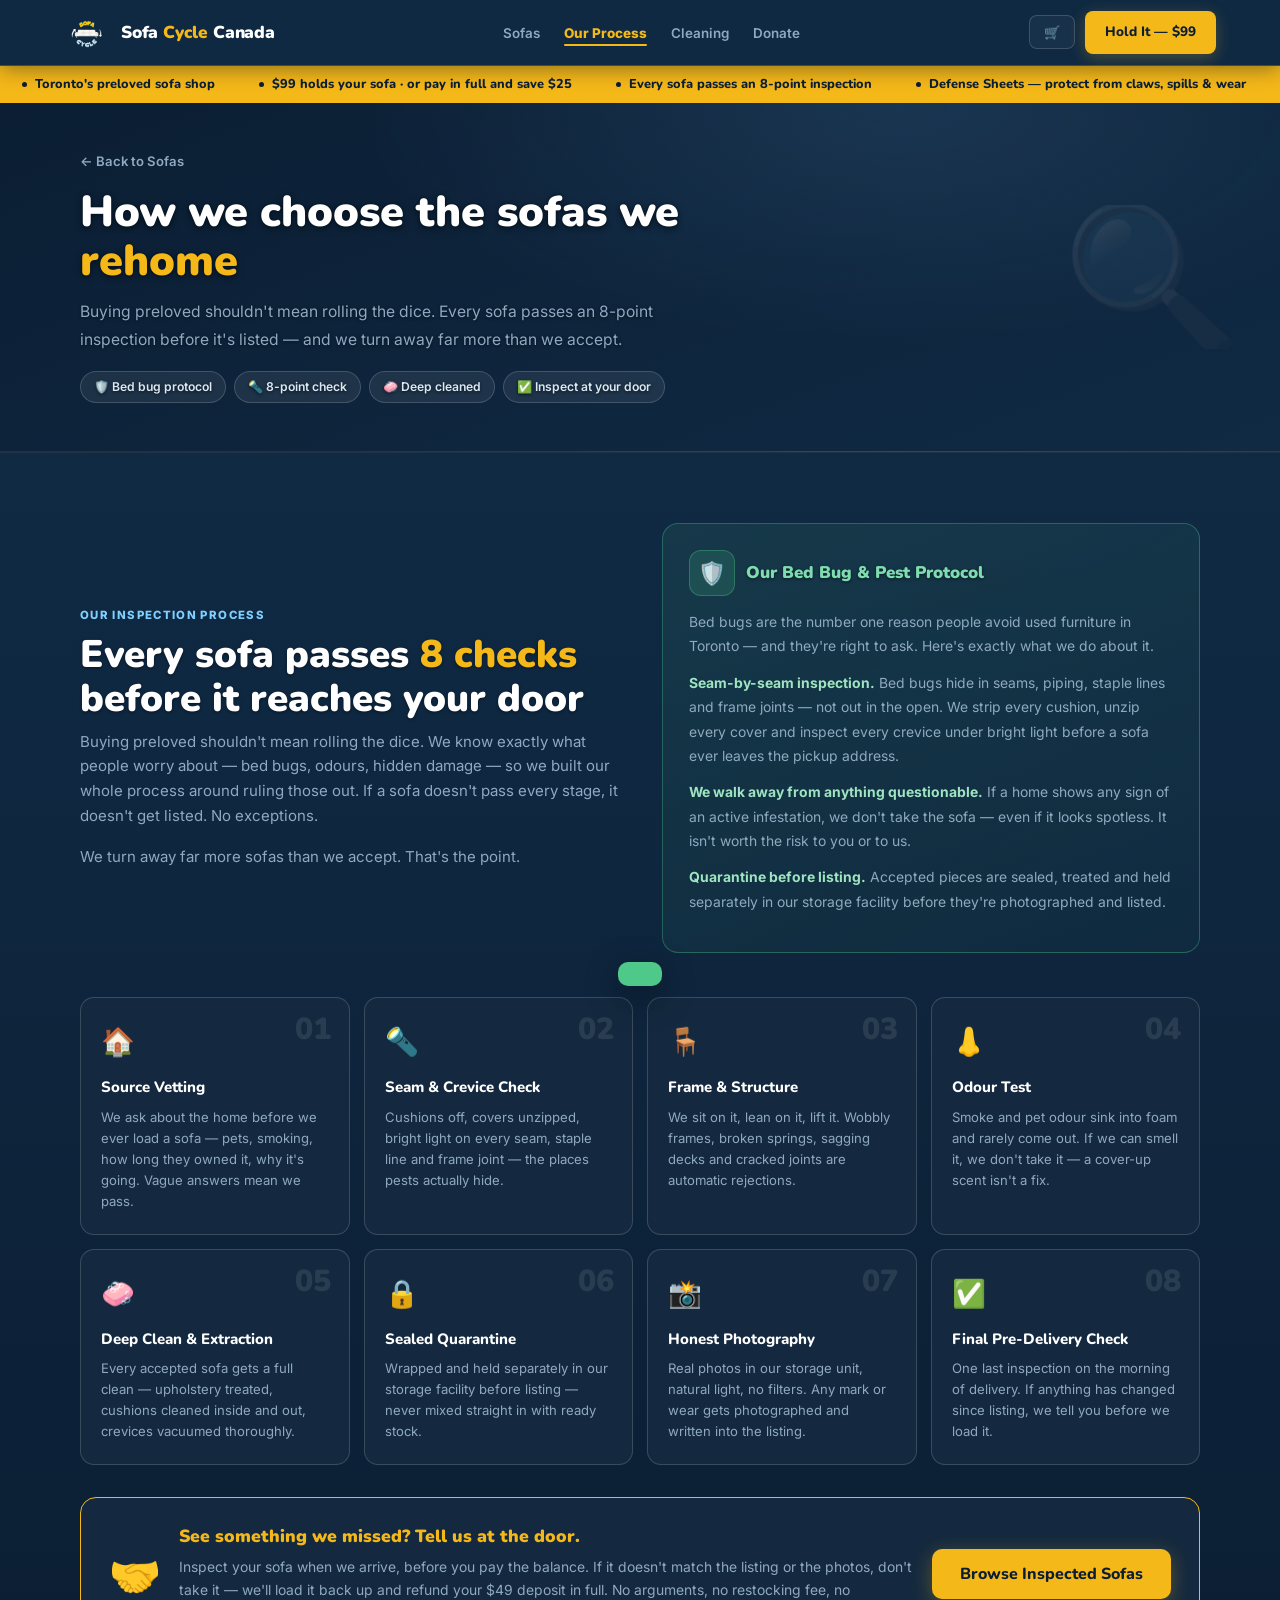
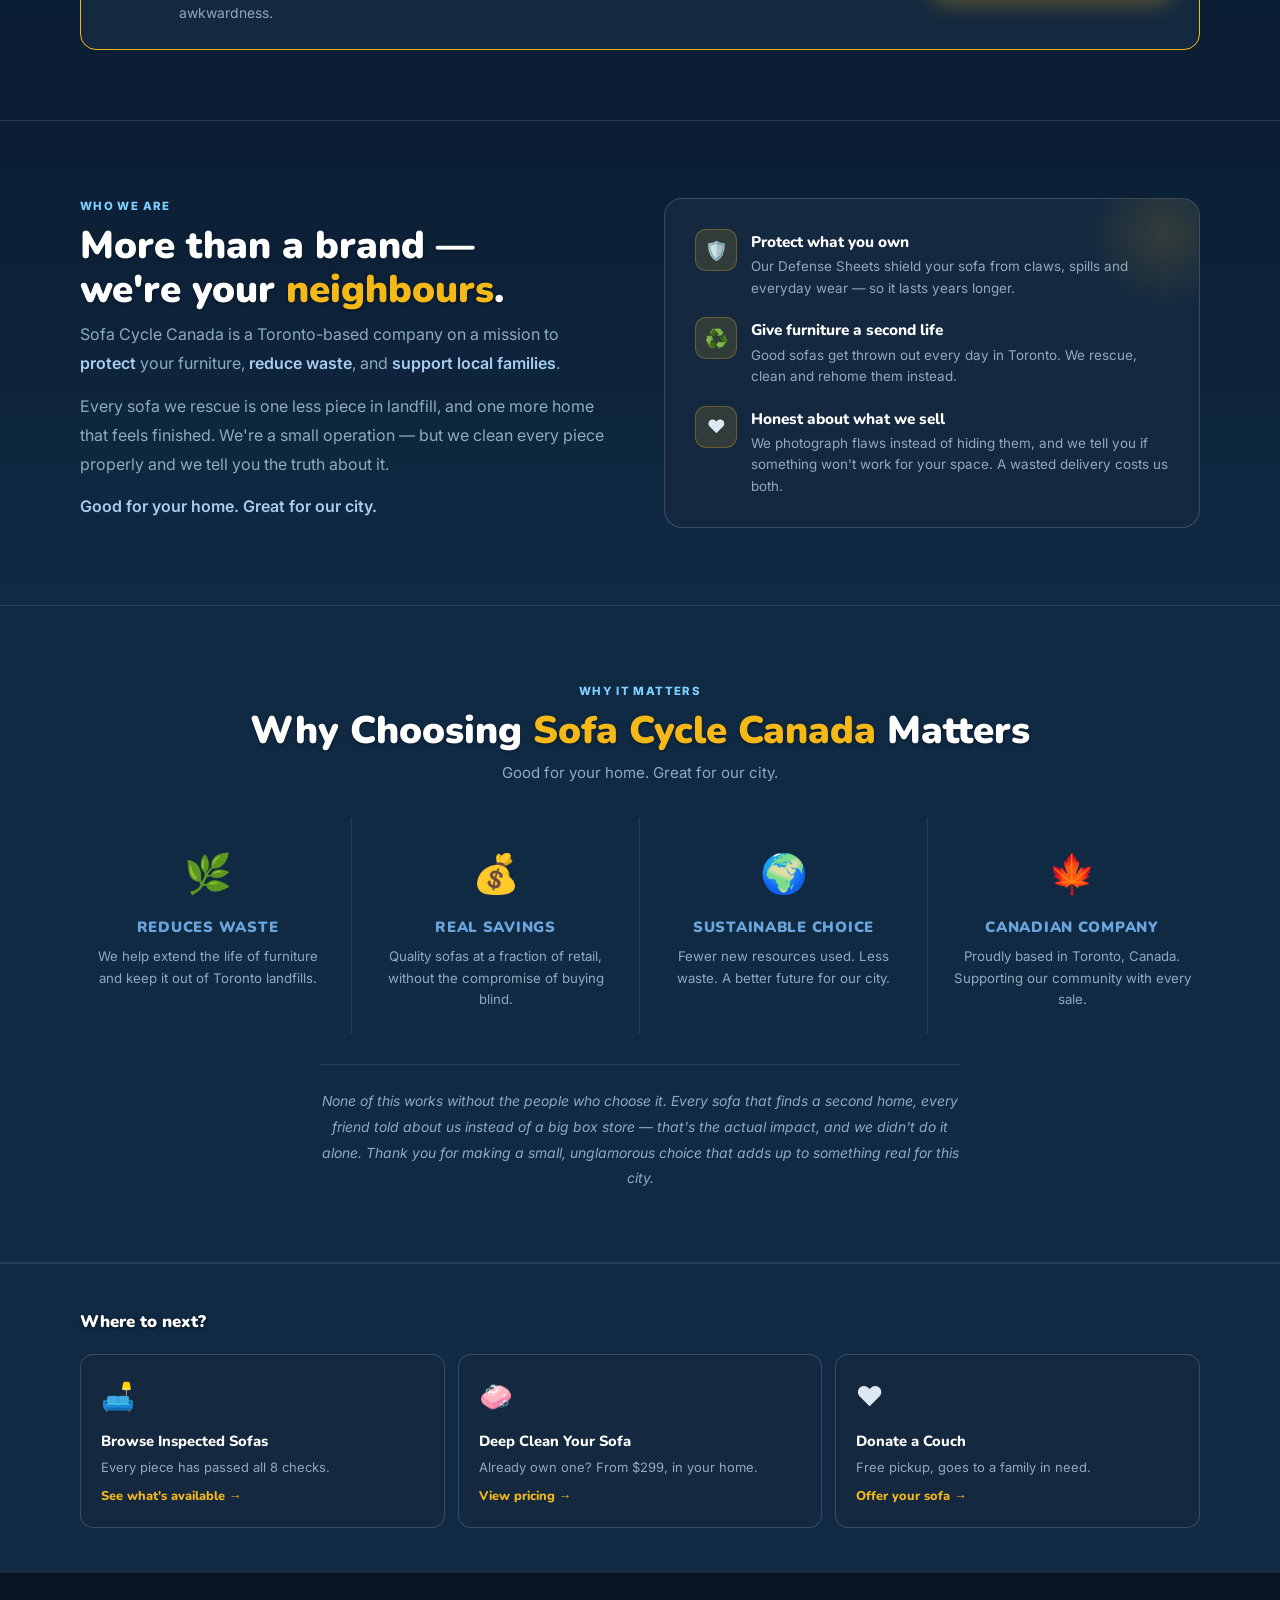
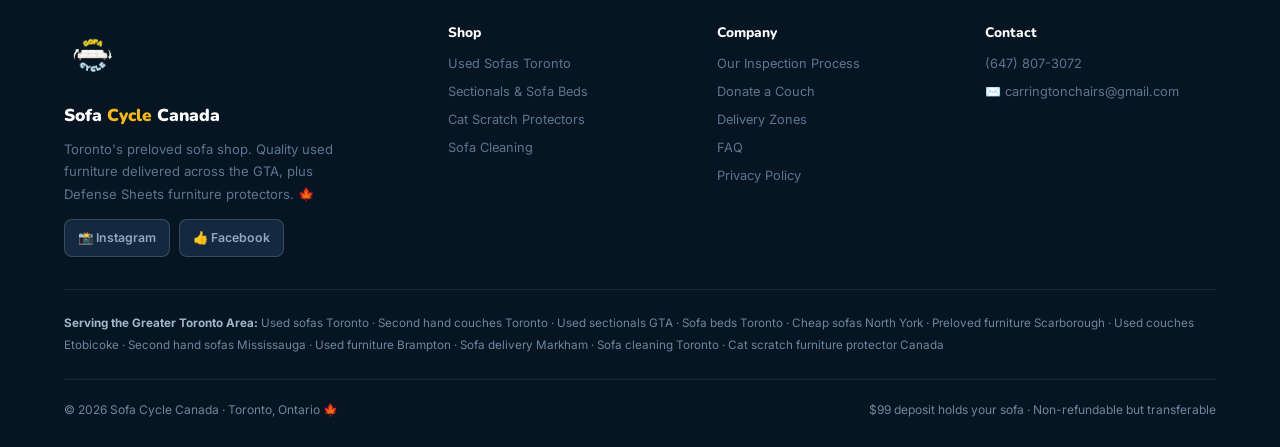
<file: process.html>
<!DOCTYPE html>
<html lang="en-CA">
<head>
<meta charset="UTF-8">
<meta name="viewport" content="width=device-width,initial-scale=1">
<title>Our Inspection Process — Bed Bug Protocol & 8-Point Check | Sofa Cycle Canada</title>
<meta name="description" content="How Sofa Cycle Canada vets every used sofa before it's listed: seam-by-seam bed bug inspection, 8-point structural check, deep clean and sealed quarantine. Inspect yours at the door before paying.">
<meta name="robots" content="index, follow">
<meta name="geo.region" content="CA-ON">
<meta name="geo.placename" content="Toronto, Ontario">
<link rel="canonical" href="https://www.sofacyclecanada.ca/process.html">
<meta property="og:type" content="website">
<meta property="og:site_name" content="Sofa Cycle Canada">
<meta property="og:title" content="Our Inspection Process — Bed Bug Protocol & 8-Point Check | Sofa Cycle Canada">
<meta property="og:description" content="How Sofa Cycle Canada vets every used sofa before it's listed: seam-by-seam bed bug inspection, 8-point structural check, deep clean and sealed quarantine. Inspect yours at the door before paying.">
<meta property="og:url" content="https://www.sofacyclecanada.ca/process.html">
<meta property="og:image" content="https://www.sofacyclecanada.ca/assets/logo.png">
<meta property="og:locale" content="en_CA">
<meta name="twitter:card" content="summary_large_image">
<meta name="theme-color" content="#0B1E33">
<link rel="icon" href="assets/logo.png">
<link rel="apple-touch-icon" href="assets/logo.png">
<link rel="preconnect" href="https://fonts.googleapis.com">
<link rel="preconnect" href="https://fonts.gstatic.com" crossorigin>
<link href="https://fonts.googleapis.com/css2?family=Nunito:wght@400;600;700;800;900&family=Inter:wght@300;400;500;600;700&display=swap" rel="stylesheet">
<link rel="stylesheet" href="css/style.css">

</head>
<body>
<nav>
  <a class='nv-l' href='/' style='text-decoration:none'>
    <img class="nv-logo" src="assets/logo.png" alt="Sofa Cycle Canada" width="46" height="46">
    <span class="nv-brand">Sofa <span>Cycle</span> Canada</span>
  </a>
  <ul class="nv-links"><li><a href='/'>Sofas</a></li><li><a class='act' href='/process'>Our Process</a></li><li><a href='/cleaning'>Cleaning</a></li><li><a href='/donate'>Donate</a></li></ul>
  <div class="nv-r">
    <button class="cart-btn" onclick="openCart()" aria-label="Cart">🛒 <span class="cart-count" id="cc">0</span></button>
    <a class='nv-cta' href='/#inventory' style='text-decoration:none'>Hold It — <span data-deposit>$99</span></a>
  </div>
</nav>

<div class="tick-wrap" aria-hidden="true"><div class="tick" id="tk"></div></div>

<div class="mmenu"><a class='mm' href='/'>🛋️ Sofas</a><a class='mm act' href='/process'>🔍 Our Process</a><a class='mm' href='/cleaning'>🧼 Cleaning</a><a class='mm' href='/donate'>❤️ Donate</a></div>
<div class="phero">
  <div class="phero-in">
    <a class='crumb' href='/'>← Back to Sofas</a>
    <h1>How we choose the sofas we <span class="gold">rehome</span></h1><p>Buying preloved shouldn't mean rolling the dice. Every sofa passes an 8-point inspection before it's listed — and we turn away far more than we accept.</p>
    <div class="phero-badges"><span class="phb">🛡️ Bed bug protocol</span><span class="phb">🔦 8-point check</span><span class="phb">🧼 Deep cleaned</span><span class="phb">✅ Inspect at your door</span></div>
  </div>
  <div class="phero-art"><div style="font-size:9rem">🔍</div></div>
</div>
<!-- ══ INSPECTION PROCESS ══ -->
<section class="sec-full insp" id="process">
  <div style="max-width:1220px;margin:0 auto">
    <div class="insp-lead">
      <div>
        <span class="eb">Our Inspection Process</span>
        <h2 class="st">Every sofa passes <span class="gold">8 checks</span> before it reaches your door</h2>
        <p class="ss" style="margin-bottom:16px">Buying preloved shouldn't mean rolling the dice. We know exactly what people worry about — bed bugs, odours, hidden damage — so we built our whole process around ruling those out. If a sofa doesn't pass every stage, it doesn't get listed. No exceptions.</p>
        <p class="ss">We turn away far more sofas than we accept. That's the point.</p>
      </div>
      <div class="bug-box">
        <div class="bug-h">
          <div class="bug-ic">🛡️</div>
          <div class="bug-t">Our Bed Bug &amp; Pest Protocol</div>
        </div>
        <p>Bed bugs are the number one reason people avoid used furniture in Toronto — and they're right to ask. Here's exactly what we do about it.</p>
        <p><b>Seam-by-seam inspection.</b> Bed bugs hide in seams, piping, staple lines and frame joints — not out in the open. We strip every cushion, unzip every cover and inspect every crevice under bright light before a sofa ever leaves the pickup address.</p>
        <p><b>We walk away from anything questionable.</b> If a home shows any sign of an active infestation, we don't take the sofa — even if it looks spotless. It isn't worth the risk to you or to us.</p>
        <p><b>Quarantine before listing.</b> Accepted pieces are sealed, treated and held separately in our storage facility before they're photographed and listed.</p>
        <div class="reject-stat">
          <div class="rs"><div class="rs-n">8</div><div class="rs-l">Point inspection on every sofa</div></div>
          
          
        </div>
      </div>
    </div>

    <div class="steps-grid">
      <div class="istep"><div class="istep-n">01</div><div class="istep-ic">🏠</div>
        <div class="istep-t">Source Vetting</div>
        <div class="istep-d">We ask about the home before we ever load a sofa — pets, smoking, how long they owned it, why it's going. Vague answers mean we pass.</div></div>
      <div class="istep"><div class="istep-n">02</div><div class="istep-ic">🔦</div>
        <div class="istep-t">Seam &amp; Crevice Check</div>
        <div class="istep-d">Cushions off, covers unzipped, bright light on every seam, staple line and frame joint — the places pests actually hide.</div></div>
      <div class="istep"><div class="istep-n">03</div><div class="istep-ic">🪑</div>
        <div class="istep-t">Frame &amp; Structure</div>
        <div class="istep-d">We sit on it, lean on it, lift it. Wobbly frames, broken springs, sagging decks and cracked joints are automatic rejections.</div></div>
      <div class="istep"><div class="istep-n">04</div><div class="istep-ic">👃</div>
        <div class="istep-t">Odour Test</div>
        <div class="istep-d">Smoke and pet odour sink into foam and rarely come out. If we can smell it, we don't take it — a cover-up scent isn't a fix.</div></div>
      <div class="istep"><div class="istep-n">05</div><div class="istep-ic">🧼</div>
        <div class="istep-t">Deep Clean &amp; Extraction</div>
        <div class="istep-d">Every accepted sofa gets a full clean — upholstery treated, cushions cleaned inside and out, crevices vacuumed thoroughly.</div></div>
      <div class="istep"><div class="istep-n">06</div><div class="istep-ic">🔒</div>
        <div class="istep-t">Sealed Quarantine</div>
        <div class="istep-d">Wrapped and held separately in our storage facility before listing — never mixed straight in with ready stock.</div></div>
      <div class="istep"><div class="istep-n">07</div><div class="istep-ic">📸</div>
        <div class="istep-t">Honest Photography</div>
        <div class="istep-d">Real photos in our storage unit, natural light, no filters. Any mark or wear gets photographed and written into the listing.</div></div>
      <div class="istep"><div class="istep-n">08</div><div class="istep-ic">✅</div>
        <div class="istep-t">Final Pre-Delivery Check</div>
        <div class="istep-d">One last inspection on the morning of delivery. If anything has changed since listing, we tell you before we load it.</div></div>
    </div>

    <div class="guarantee">
      <div class="gu-ic">🤝</div>
      <div style="flex:1;min-width:240px">
        <div class="gu-t">See something we missed? Tell us at the door.</div>
        <div class="gu-d">Inspect your sofa when we arrive, before you pay the balance. If it doesn't match the listing or the photos, don't take it — we'll load it back up and refund your $49 deposit in full. No arguments, no restocking fee, no awkwardness.</div>
      </div>
      <button class="btn-g" onclick="go('inventory')">Browse Inspected Sofas</button>
    </div>
  </div>
</section>

<!-- ══ WHO WE ARE ══ -->
<section class="sec-full who" id="about">
  <div class="who-in">
    <div>
      <span class="eb">Who We Are</span>
      <h2 class="st">More than a brand —<br>we're your <span class="gold">neighbours</span>.</h2>
      <p>Sofa Cycle Canada is a Toronto-based company on a mission to <b>protect</b> your furniture, <b>reduce waste</b>, and <b>support local families</b>.</p>
      <p>Every sofa we rescue is one less piece in landfill, and one more home that feels finished. We're a small operation — but we clean every piece properly and we tell you the truth about it.</p>
      <p style="color:var(--blue-l);font-weight:600">Good for your home. Great for our city.</p>
    </div>
    <div class="who-card">
      <div class="mission">
        <div class="m-ic">🛡️</div>
        <div><div class="m-t">Protect what you own</div><div class="m-d">Our Defense Sheets shield your sofa from claws, spills and everyday wear — so it lasts years longer.</div></div>
      </div>
      <div class="mission">
        <div class="m-ic">♻️</div>
        <div><div class="m-t">Give furniture a second life</div><div class="m-d">Good sofas get thrown out every day in Toronto. We rescue, clean and rehome them instead.</div></div>
      </div>
      <div class="mission">
        <div class="m-ic">❤️</div>
        <div><div class="m-t">Honest about what we sell</div><div class="m-d">We photograph flaws instead of hiding them, and we tell you if something won't work for your space. A wasted delivery costs us both.</div></div>
      </div>
    </div>
  </div>
</section>

<!-- ══ WHY IT MATTERS ══ -->
<section class="sec-full vals center">
  <div style="max-width:1220px;margin:0 auto">
    <span class="eb">Why It Matters</span>
    <h2 class="st">Why Choosing <span class="gold">Sofa Cycle Canada</span> Matters</h2>
    <p class="ss">Good for your home. Great for our city.</p>
    <div class="vgrid">
      <div class="val"><div class="val-ic">🌿</div><h4>Reduces Waste</h4><p>We help extend the life of furniture and keep it out of Toronto landfills.</p></div>
      <div class="val"><div class="val-ic">💰</div><h4>Real Savings</h4><p>Quality sofas at a fraction of retail, without the compromise of buying blind.</p></div>
      <div class="val"><div class="val-ic">🌍</div><h4>Sustainable Choice</h4><p>Fewer new resources used. Less waste. A better future for our city.</p></div>
      <div class="val"><div class="val-ic">🍁</div><h4>Canadian Company</h4><p>Proudly based in Toronto, Canada. Supporting our community with every sale.</p></div>
    </div>

    <div class="thanks">
      <p>None of this works without the people who choose it. Every sofa that finds a second
      home, every friend told about us instead of a big box store — that's the actual impact,
      and we didn't do it alone. Thank you for making a small, unglamorous choice that adds up
      to something real for this city.</p>
    </div>
  </div>
</section>

<section class="xnav"><div class="xnav-in"><div class="xnav-t">Where to next?</div><div class="xgrid"><a class='xcard' href='/#inventory'><div class="xc-ic">🛋️</div>
      <div class="xc-t">Browse Inspected Sofas</div><div class="xc-d">Every piece has passed all 8 checks.</div><div class="xc-go">See what's available →</div></a><a class='xcard' href='/cleaning'><div class="xc-ic">🧼</div>
      <div class="xc-t">Deep Clean Your Sofa</div><div class="xc-d">Already own one? From $299, in your home.</div><div class="xc-go">View pricing →</div></a><a class='xcard' href='/donate'><div class="xc-ic">❤️</div>
      <div class="xc-t">Donate a Couch</div><div class="xc-d">Free pickup, goes to a family in need.</div><div class="xc-go">Offer your sofa →</div></a></div></div></section><footer>
  <div class="fgrid">
    <div>
      <img class="flogo" src="assets/logo.png" alt="Sofa Cycle Canada" width="58" height="58">
      <div class="fbrand">Sofa <span>Cycle</span> Canada</div>
      <div class="ftag">Toronto's preloved sofa shop. Quality used furniture delivered across the GTA,
        plus Defense Sheets furniture protectors. 🍁</div>
      <div class="fsoc">
        <a class="sb" data-ig href="#" rel="noopener" target="_blank">📸 Instagram</a>
        <a class="sb" data-fb href="#" rel="noopener" target="_blank">👍 Facebook</a>
      </div>
    </div>
    <div class="fcol"><h4>Shop</h4>
      <a href='/#inventory'>Used Sofas Toronto</a>
      <a href='/#inventory'>Sectionals &amp; Sofa Beds</a>
      <a href='/#defense-sheets'>Cat Scratch Protectors</a>
      <a href='/cleaning'>Sofa Cleaning</a></div>
    <div class="fcol"><h4>Company</h4>
      <a href='/process'>Our Inspection Process</a>
      <a href='/donate'>Donate a Couch</a>
      <a href='/#delivery'>Delivery Zones</a>
      <a href='/#faq'>FAQ</a>
      <a href='/privacy'>Privacy Policy</a></div>
    <div class="fcol" data-contact-col><h4>Contact</h4>
      <a data-phone href="#"><span data-phone-text>📱 <span data-phone-text>📱</span></span></a>
      <a data-email="text" href="#"></a></div>
  </div>
  <div class="fseo">
    <p><b style="color:#9FB8CC">Serving the Greater Toronto Area:</b>
      Used sofas Toronto · Second hand couches Toronto · Used sectionals GTA · Sofa beds Toronto ·
      Cheap sofas North York · Preloved furniture Scarborough · Used couches Etobicoke ·
      Second hand sofas Mississauga · Used furniture Brampton · Sofa delivery Markham ·
      Sofa cleaning Toronto · Cat scratch furniture protector Canada</p>
  </div>
  <div class="fbot">
    <div class="fcopy">© <span id="year">2025</span> Sofa Cycle Canada · Toronto, Ontario 🍁</div>
    <div class="fnt"><span data-deposit>$99</span> deposit holds your sofa · Non-refundable but transferable</div>
  </div>
</footer>
<div class="ov" id="qov" onclick="qvBg(event)"><div class="qvm" id="qm"><div id="qi"></div></div></div>
<div class="ov" id="ov" onclick="modalBg(event)"><div class="md"><div id="mi"></div></div></div>
<div class="cart-ov" id="cartOv" onclick="cartBg(event)">
  <aside class="cart-dr">
    <div class="cart-h"><div class="cart-h-t">🛒 Your Cart</div><button class="mc" onclick="closeCart()">✕</button></div>
    <div class="cart-body" id="cartBody"></div>
    <div class="cart-f" id="cartFoot"></div>
  </aside>
</div>
<div class="sticky-cta" id="sticky">
  <a class='sc-b' href='/#inventory' style='text-decoration:none;text-align:center;line-height:1.9'>🛋️ Browse Sofas</a>
  <a class="sc-t" data-phone href="#">💬</a>
</div>
<div class="toast" id="ts"></div>
<script src="js/config.js"></script>
<script src="js/inventory.js"></script>
<script src="js/app.js"></script>
</body>
</html>
</file>
<file: css/style.css>
*,*::before,*::after{box-sizing:border-box;margin:0;padding:0}
:root{
  --navy:#0B1E33; --navy-2:#102A44; --navy-3:#16344F; --card:#14293F;
  --gold:#F5B819; --gold-d:#D99C08; --gold-l:#FFD166;
  --blue:#6BA5DD; --blue-d:#4A85BD; --blue-l:#A8CDF0;
  --white:#fff; --text:#DCE8F2; --muted:#8FA9C0; --dim:#5D7590;
  --line:rgba(255,255,255,.09); --line-2:rgba(255,255,255,.16);
  --green:#4FC98A;
  --sky:#38B6FF; --sky-d:#1F9FE8; --sky-text:#0C6699; --sky-l:#7FD0FF; --sky-pale:#D6EFFF;
  --r:14px; --rs:9px;
}
html{scroll-behavior:auto;background:#0B1E33}
body{font-family:'Inter',sans-serif;background:#0B1E33;background-color:var(--navy);color:var(--text);line-height:1.65;overflow-x:hidden;-webkit-font-smoothing:antialiased}
h1,h2,h3,h4{font-family:'Nunito',sans-serif;font-weight:900;line-height:1.15;color:var(--white)}
a{color:inherit}
.gold{color:var(--gold)} .blu{color:var(--blue)}

/* NAV */
nav{position:sticky;top:0;z-index:300;background:rgba(11,30,51,.94);backdrop-filter:blur(14px);
  display:flex;align-items:center;justify-content:space-between;padding:0 5vw;height:66px;border-bottom:1px solid var(--line)}
.nv-l{display:flex;align-items:center;gap:11px}
.nv-logo{height:46px;width:46px;object-fit:contain}
.nv-brand{font-family:'Nunito';font-weight:900;font-size:1.08rem;color:var(--white);letter-spacing:-.01em;line-height:1.1}
.nv-brand span{color:var(--gold)}
.nv-links{display:flex;gap:24px;list-style:none}
.nv-links a{color:var(--muted);font-size:.84rem;font-weight:600;text-decoration:none;transition:color .2s;position:relative}
.nv-links a::after{content:'';position:absolute;bottom:-5px;left:0;right:0;height:2px;background:var(--gold);transform:scaleX(0);transition:transform .2s;border-radius:2px}
.nv-links a:hover{color:var(--white)} .nv-links a:hover::after{transform:scaleX(1)}
.nv-r{display:flex;align-items:center;gap:10px}
.cart-btn{background:none;border:1px solid var(--line-2);border-radius:8px;padding:8px 14px;font-size:.82rem;
  font-weight:600;cursor:pointer;color:var(--muted);display:flex;align-items:center;gap:6px;transition:all .2s;font-family:'Inter'}
.cart-btn:hover{border-color:var(--gold);color:var(--gold)}
.cart-count{background:var(--gold);color:var(--navy);border-radius:10px;padding:1px 6px;font-size:.68rem;font-weight:800;display:none}
.cart-count.show{display:inline-block}
.nv-cta{background:var(--gold);color:var(--navy);border:none;border-radius:8px;padding:10px 20px;font-size:.85rem;
  font-weight:800;cursor:pointer;transition:all .2s;font-family:'Nunito';box-shadow:0 3px 14px rgba(245,184,25,.28)}
.nv-cta:hover{background:var(--gold-l);transform:translateY(-1px)}

/* TICKER */
.tick-wrap{background:var(--gold);padding:8px 0;overflow:hidden;position:relative;z-index:5}
.tick{display:flex;animation:tk 30s linear infinite;white-space:nowrap}
.tick span{font-family:'Nunito';font-weight:800;font-size:.8rem;color:var(--navy);padding:0 22px;display:flex;align-items:center;gap:8px}
.tick i{width:5px;height:5px;background:var(--navy);border-radius:50%;flex-shrink:0;display:block}
@keyframes tk{from{transform:translateX(0)}to{transform:translateX(-50%)}}

/* HERO */
.hero{background-color:var(--navy);position:relative;overflow:hidden;background:
  radial-gradient(1200px 600px at 75% 20%, rgba(107,165,221,.16), transparent 60%),
  linear-gradient(160deg,#0B1E33 0%,#102A44 45%,#0B1E33 100%)}
.sky{position:absolute;bottom:0;left:0;right:0;height:48%;opacity:.15;pointer-events:none}
.clipart{position:absolute;inset:0;pointer-events:none;overflow:hidden}
.clipart svg{position:absolute}
@keyframes fl{0%,100%{transform:translateY(0) rotate(0)}50%{transform:translateY(-13px) rotate(2deg)}}
.hero-in{position:relative;z-index:3;display:grid;grid-template-columns:1.05fr .95fr;gap:44px;align-items:center;
  max-width:1220px;margin:0 auto;padding:52px 5vw 64px}
.eyebrow{display:inline-flex;align-items:center;gap:7px;background:rgba(107,165,221,.14);border:1px solid rgba(107,165,221,.3);
  color:var(--blue-l);padding:6px 14px;border-radius:20px;font-size:.73rem;font-weight:700;letter-spacing:.07em;
  text-transform:uppercase;margin-bottom:18px}
.hero-logo{height:150px;width:150px;object-fit:contain;margin-bottom:16px;display:block}
h1.hh{font-size:clamp(2.1rem,4.4vw,3.5rem);margin-bottom:16px}
h1.hh .hl{background:var(--gold);color:var(--navy);padding:1px 11px;border-radius:9px;display:inline-block}
.hsub{color:var(--muted);font-size:1rem;max-width:440px;margin-bottom:24px}
.hoods{display:flex;flex-wrap:wrap;gap:7px;margin-bottom:26px}
.hood{background:rgba(255,255,255,.06);border:1px solid var(--line-2);color:var(--text);font-size:.73rem;font-weight:600;padding:5px 12px;border-radius:20px}
.hbtns{display:flex;gap:11px;flex-wrap:wrap}
.btn-g{background:var(--gold);color:var(--navy);border:none;padding:14px 28px;border-radius:10px;font-size:1rem;
  font-weight:800;cursor:pointer;transition:all .2s;font-family:'Nunito';box-shadow:0 5px 20px rgba(245,184,25,.3)}
.btn-g:hover{background:var(--gold-l);transform:translateY(-2px)}
.btn-o{background:rgba(255,255,255,.05);color:var(--white);border:1px solid var(--line-2);padding:14px 22px;
  border-radius:10px;font-size:.94rem;font-weight:600;cursor:pointer;transition:all .2s}
.btn-o:hover{background:rgba(255,255,255,.12);border-color:var(--blue)}
.hero-vis{position:relative}
.hero-img{width:100%;border-radius:18px;box-shadow:0 26px 70px rgba(0,0,0,.5);display:block;border:1px solid var(--line-2)}
.fcard{position:absolute;background:var(--card);border:1px solid var(--line-2);border-radius:12px;padding:12px 15px;
  box-shadow:0 10px 34px rgba(0,0,0,.45);font-family:'Nunito';animation:fl 5s ease-in-out infinite}
.fcard.a{top:16px;right:-14px} .fcard.b{bottom:74px;left:-18px;animation-delay:2s} .fcard.c{bottom:16px;right:16px;animation-delay:1s}
.fc-l{font-size:.62rem;color:var(--dim);font-weight:700;text-transform:uppercase;letter-spacing:.07em;margin-bottom:3px}
.fc-v{font-size:1rem;font-weight:900;color:var(--white)}
.fc-v.g{color:var(--gold)} .fc-v.gr{color:var(--green)}

/* TRUST BAR */
.tbar{background:var(--navy-2);border-top:1px solid var(--line);border-bottom:1px solid var(--line);padding:0 5vw}
.tbar-in{display:flex;align-items:center;justify-content:space-between;padding:16px 0;flex-wrap:wrap;gap:14px;max-width:1220px;margin:0 auto}
.tb-l{display:flex;align-items:center;gap:12px}
.pulse{width:9px;height:9px;border-radius:50%;background:var(--green);box-shadow:0 0 0 0 rgba(79,201,138,.5);animation:pl 2s infinite;flex-shrink:0}
@keyframes pl{0%{box-shadow:0 0 0 0 rgba(79,201,138,.5)}70%{box-shadow:0 0 0 9px rgba(79,201,138,0)}100%{box-shadow:0 0 0 0 rgba(79,201,138,0)}}
.tb-txt{color:var(--text);font-size:.85rem}
.tb-txt b{color:var(--gold);font-family:'Nunito';font-weight:900}
.tb-stats{display:flex;gap:26px;flex-wrap:wrap}
.ts{text-align:center}
.ts-n{font-family:'Nunito';font-weight:900;font-size:1.2rem;color:var(--gold)}
.ts-l{color:var(--muted);font-size:.7rem;font-weight:600;text-transform:uppercase;letter-spacing:.05em}

/* SECTIONS */
.sec{padding:70px 5vw;max-width:1220px;margin:0 auto}
.sec-full{padding:70px 5vw}
.eb{display:inline-block;color:var(--gold);font-size:.71rem;font-weight:800;letter-spacing:.12em;text-transform:uppercase;margin-bottom:8px}
h2.st{font-size:clamp(1.6rem,3.2vw,2.4rem);margin-bottom:8px}
.ss{color:var(--muted);font-size:.94rem;max-width:640px}
.center{text-align:center} .center .ss{margin:8px auto 0}

/* WHO WE ARE */
.who{background-color:var(--navy-2);background:linear-gradient(180deg,var(--navy) 0%,var(--navy-2) 100%);border-top:1px solid var(--line)}
.who-in{display:grid;grid-template-columns:1fr 1fr;gap:48px;align-items:center;max-width:1120px;margin:0 auto}
.who p{color:var(--muted);font-size:1rem;line-height:1.8;margin-bottom:14px}
.who p b{color:var(--blue-l);font-weight:600}
.who-card{background:var(--card);border:1px solid var(--line-2);border-radius:18px;padding:30px;position:relative;overflow:hidden}
.who-card::before{content:'';position:absolute;top:-40px;right:-40px;width:150px;height:150px;border-radius:50%;background:radial-gradient(circle,rgba(245,184,25,.14),transparent 70%)}
.mission{display:flex;gap:14px;align-items:flex-start;margin-bottom:18px;position:relative}
.mission:last-child{margin-bottom:0}
.m-ic{width:42px;height:42px;border-radius:11px;background:rgba(245,184,25,.13);border:1px solid rgba(245,184,25,.28);
  display:flex;align-items:center;justify-content:center;font-size:1.15rem;flex-shrink:0}
.m-t{font-family:'Nunito';font-weight:800;color:var(--white);font-size:.96rem;margin-bottom:2px}
.m-d{color:var(--muted);font-size:.84rem;line-height:1.6}

/* WHAT WE DO — 3 pillars */
.pillars{display:grid;grid-template-columns:repeat(auto-fit,minmax(250px,1fr));gap:18px;margin-top:34px;align-items:stretch}
.pil{background:var(--card);border:1px solid var(--line-2);border-radius:16px;padding:30px 24px;text-align:center;
  transition:transform .25s,border-color .25s,box-shadow .25s;position:relative}
.pil:hover{transform:translateY(-5px);border-color:var(--gold);box-shadow:0 18px 46px rgba(0,0,0,.4)}
.pil-ic{width:66px;height:66px;margin:0 auto 16px;border-radius:16px;background:rgba(107,165,221,.11);
  border:1px solid rgba(107,165,221,.25);display:flex;align-items:center;justify-content:center;font-size:1.9rem}
.pil h3{color:var(--blue);font-size:1.15rem;letter-spacing:.06em;text-transform:uppercase;margin-bottom:10px}
.pil p{color:var(--muted);font-size:.87rem;line-height:1.65}

/* VALUES */
.vals{background:var(--navy-2);border-top:1px solid var(--line);border-bottom:1px solid var(--line)}
.vgrid{display:grid;grid-template-columns:repeat(auto-fit,minmax(210px,1fr));gap:0;margin-top:32px}
.val{padding:24px 22px;text-align:center;border-right:1px solid var(--line)}
.val:last-child{border-right:none}
.val-ic{font-size:2.4rem;margin-bottom:12px}
.val h4{color:var(--blue);font-size:.93rem;text-transform:uppercase;letter-spacing:.05em;margin-bottom:9px;line-height:1.35}
.val p{color:var(--muted);font-size:.83rem;line-height:1.6}

/* DONATION BANNER */
.donate{background-color:var(--gold);background:linear-gradient(120deg,var(--gold) 0%,var(--gold-l) 100%);color:var(--navy);padding:44px 5vw;position:relative;overflow:hidden}
.donate-in{max-width:1000px;margin:0 auto;display:grid;grid-template-columns:auto 1fr auto;gap:28px;align-items:center}
.don-ic{font-size:3.4rem;line-height:1}
.don-t{font-family:'Nunito';font-weight:900;font-size:clamp(1.2rem,2.6vw,1.7rem);color:var(--navy);margin-bottom:5px;line-height:1.2}
.don-d{font-size:.9rem;color:rgba(11,30,51,.9);line-height:1.65}
.don-meter{min-width:190px}
.don-bar{background:rgba(11,30,51,.16);border-radius:20px;height:11px;overflow:hidden;margin-bottom:7px}
.don-fill{height:100%;background:var(--navy);border-radius:20px;width:0;transition:width 1.6s cubic-bezier(.2,.8,.2,1)}
.don-lbl{font-size:.76rem;font-weight:800;color:var(--navy);font-family:'Nunito';text-align:right}

/* INVENTORY */
.fbar{display:flex;gap:8px;flex-wrap:wrap;margin:26px 0 16px;align-items:center}
.fbtn{background:var(--card);border:1px solid var(--line-2);padding:7px 16px;border-radius:20px;font-size:.8rem;
  font-weight:600;cursor:pointer;transition:all .2s;color:var(--muted);font-family:'Inter'}
.fbtn:hover{border-color:var(--blue);color:var(--blue-l)}
.fbtn.on{background:var(--gold);color:var(--navy);border-color:var(--gold);font-weight:800}
.srt{margin-left:auto;background:var(--card);border:1px solid var(--line-2);padding:7px 12px;border-radius:8px;
  font-size:.8rem;color:var(--muted);cursor:pointer;font-family:'Inter'}
.rescount{color:var(--dim);font-size:.79rem;margin-bottom:16px}
.igrid{display:grid;grid-template-columns:repeat(auto-fill,minmax(285px,1fr));gap:20px}
.scard{background:var(--card);border:1px solid var(--line-2);border-radius:var(--r);overflow:hidden;
  transition:transform .25s,box-shadow .25s,border-color .25s;cursor:pointer;position:relative}
.scard:hover{transform:translateY(-6px);border-color:var(--gold);box-shadow:0 22px 55px rgba(0,0,0,.45)}
.iw{position:relative;aspect-ratio:3/4;overflow:hidden;background:var(--navy-3)}
.iw img{width:100%;height:100%;object-fit:cover;object-position:center 32%;display:block;transition:transform .5s}
.scard:hover .iw img{transform:scale(1.06)}
.iph{width:100%;height:100%;display:flex;align-items:center;justify-content:center;font-size:3.6rem;background:var(--navy-3)}
.cbadge{position:absolute;top:10px;left:10px;font-size:.66rem;font-weight:800;letter-spacing:.05em;text-transform:uppercase;padding:4px 10px;border-radius:6px}
.c-new{background:rgba(79,201,138,.92);color:#05301C} .c-good{background:rgba(245,184,25,.92);color:#3D2C00}
.c-res{background:rgba(107,165,221,.92);color:#08243C}
.hot{position:absolute;top:10px;right:10px;background:#E0353F;color:#fff;font-size:.63rem;font-weight:800;
  padding:3px 8px;border-radius:6px;animation:hp 1.6s ease-in-out infinite}
@keyframes hp{0%,100%{opacity:1}50%{opacity:.65}}
.vc{position:absolute;bottom:10px;right:10px;background:rgba(11,30,51,.78);color:var(--text);font-size:.66rem;
  font-weight:600;padding:3px 8px;border-radius:6px;backdrop-filter:blur(4px)}
.soldo{position:absolute;inset:0;background:rgba(11,30,51,.7);display:flex;align-items:center;justify-content:center;
  font-family:'Nunito';font-weight:900;color:var(--white);font-size:1.5rem;letter-spacing:.12em}
.qv{position:absolute;bottom:0;left:0;right:0;background:rgba(245,184,25,.95);color:var(--navy);border:none;padding:10px;
  font-size:.8rem;font-weight:800;cursor:pointer;opacity:0;transform:translateY(100%);transition:all .25s;font-family:'Nunito'}
.scard:hover .qv{opacity:1;transform:translateY(0)}
.cb{padding:15px 16px 14px}
.cn{font-family:'Nunito';font-weight:800;font-size:.99rem;color:var(--white);margin-bottom:3px}
.cm{color:var(--muted);font-size:.77rem;margin-bottom:4px}
.cnote{color:var(--muted);font-size:.76rem;font-style:italic;margin-bottom:12px;
  display:-webkit-box;-webkit-line-clamp:1;-webkit-box-orient:vertical;overflow:hidden}
.cf{display:flex;align-items:center;justify-content:space-between;gap:8px}
.cp{font-family:'Nunito';font-weight:900;font-size:1.18rem;color:var(--white)}
.cp small{font-size:.66rem;font-weight:500;color:var(--dim);display:block;margin-top:-2px}
.rbtn{background:var(--gold);color:var(--navy);border:none;padding:9px 17px;border-radius:8px;font-size:.81rem;
  font-weight:800;cursor:pointer;transition:all .2s;font-family:'Nunito';white-space:nowrap}
.rbtn:hover{background:var(--gold-l);transform:scale(1.04)}
.rbtn:disabled{background:var(--navy-3);color:var(--dim);cursor:default;transform:none}

/* DEFENSE SHEETS */
.ds{background-color:var(--navy-2);background:linear-gradient(165deg,var(--navy-2) 0%,var(--navy) 100%);border-top:1px solid var(--line)}
.ds-in{display:grid;grid-template-columns:.85fr 1.15fr;gap:52px;align-items:center;max-width:1120px;margin:0 auto}
.ds-img{width:100%;border-radius:18px;box-shadow:0 24px 64px rgba(0,0,0,.55);border:1px solid var(--line-2);display:block}
.ds-badge{display:inline-flex;align-items:center;gap:7px;background:rgba(245,184,25,.14);border:1px solid rgba(245,184,25,.34);
  color:var(--gold);padding:5px 13px;border-radius:20px;font-size:.72rem;font-weight:800;letter-spacing:.06em;text-transform:uppercase;margin-bottom:14px}
.ds h2{font-size:clamp(1.7rem,3.4vw,2.5rem);margin-bottom:12px}
.ds-sub{color:var(--muted);font-size:.99rem;line-height:1.75;margin-bottom:22px}
.uses{display:grid;grid-template-columns:repeat(auto-fit,minmax(140px,1fr));gap:10px;margin-bottom:24px}
.use{background:var(--card);border:1px solid var(--line-2);border-radius:11px;padding:14px 12px;text-align:center;transition:all .2s}
.use:hover{border-color:var(--gold);transform:translateY(-3px)}
.use-ic{font-size:1.6rem;margin-bottom:6px}
.use-t{font-size:.78rem;font-weight:700;color:var(--text);font-family:'Nunito'}
.ds-feats{list-style:none;margin-bottom:26px}
.ds-feats li{color:var(--muted);font-size:.88rem;padding:7px 0 7px 27px;position:relative;line-height:1.6}
.ds-feats li::before{content:'✓';position:absolute;left:0;top:7px;color:var(--green);font-weight:900;font-size:.95rem}
.ds-feats li b{color:var(--text);font-weight:600}
.tiers{display:grid;grid-template-columns:repeat(3,1fr);gap:11px;margin-bottom:20px}
.tier{background:var(--card);border:1.5px solid var(--line-2);border-radius:13px;padding:18px 12px;text-align:center;
  cursor:pointer;transition:all .2s;position:relative}
.tier:hover{border-color:var(--blue)}
.tier.best{border-color:var(--gold);background:rgba(245,184,25,.06)}
.tier-tag{position:absolute;top:-9px;left:50%;transform:translateX(-50%);background:var(--gold);color:var(--navy);
  font-size:.6rem;font-weight:900;padding:2px 9px;border-radius:10px;text-transform:uppercase;letter-spacing:.05em;white-space:nowrap}
.tier-q{font-family:'Nunito';font-weight:800;font-size:.83rem;color:var(--text);margin-bottom:5px}
.tier-p{font-family:'Nunito';font-weight:900;font-size:1.5rem;color:var(--gold);line-height:1}
.tier-s{font-size:.71rem;color:var(--muted);margin-top:4px}
.ds-cta{display:flex;gap:11px;flex-wrap:wrap;align-items:center}
.ds-note{font-size:.76rem;color:var(--dim);margin-top:12px}

/* MAP */
.map-in{display:grid;grid-template-columns:1fr 1fr;gap:48px;align-items:center;max-width:1120px;margin:0 auto}
.tmap{background-color:var(--navy-3);width:100%;aspect-ratio:1;border-radius:18px;border:1px solid var(--line-2);position:relative;overflow:hidden;
  background:radial-gradient(circle at 50% 45%,var(--navy-3),var(--navy) 75%)}
.pin{position:absolute;transform:translate(-50%,-50%);cursor:pointer;transition:transform .2s}
.pin:hover{transform:translate(-50%,-50%) scale(1.35)}
.pdot{width:13px;height:13px;border-radius:50%;border:2px solid var(--navy);box-shadow:0 2px 9px rgba(0,0,0,.5)}
.plab{position:absolute;bottom:calc(100% + 6px);left:50%;transform:translateX(-50%);background:var(--gold);color:var(--navy);
  font-size:.64rem;font-weight:800;padding:3px 8px;border-radius:6px;white-space:nowrap;opacity:0;transition:opacity .2s;pointer-events:none}
.pin:hover .plab{opacity:1}
.chips{display:flex;flex-wrap:wrap;gap:8px;margin:20px 0 22px}
.chip{background:var(--card);border:1px solid var(--line-2);color:var(--muted);font-size:.78rem;font-weight:600;
  padding:6px 13px;border-radius:20px;cursor:pointer;transition:all .2s}
.chip:hover,.chip.on{background:var(--gold);color:var(--navy);border-color:var(--gold);font-weight:800}
.dnote{background:var(--card);border:1px solid var(--line-2);border-radius:11px;padding:15px 17px;font-size:.85rem;color:var(--muted);line-height:1.65}
.dnote b{color:var(--text)}

/* HOW */
.how{border-top:1px solid rgba(11,30,51,.12);border-bottom:1px solid rgba(11,30,51,.12)}
.hgrid{display:grid;grid-template-columns:repeat(auto-fit,minmax(215px,1fr));gap:16px;margin-top:32px}
.hcard{background:var(--card);border:1px solid var(--line-2);border-radius:var(--r);padding:28px 20px;text-align:center;transition:all .3s;cursor:pointer}
.hcard:hover,.hcard.on{border-color:var(--gold);transform:translateY(-4px)}
.hn{width:48px;height:48px;border-radius:50%;background:rgba(245,184,25,.13);border:1px solid rgba(245,184,25,.3);
  color:var(--gold);display:flex;align-items:center;justify-content:center;font-family:'Nunito';font-size:1.3rem;font-weight:900;margin:0 auto 14px;transition:all .3s}
.hcard.on .hn{background:var(--gold);color:var(--navy)}
.ht{font-family:'Nunito';font-weight:800;color:var(--white);margin-bottom:8px;font-size:.96rem}
.hd{color:var(--muted);font-size:.83rem;line-height:1.6}

/* REVIEWS */
.rcar{overflow:hidden;margin-top:30px}
.rtrack{display:flex;gap:16px;transition:transform .45s ease}
.rev{flex:0 0 300px;background:var(--card);border:1px solid var(--line-2);border-radius:var(--r);padding:24px}
.rst{color:var(--gold);font-size:.95rem;margin-bottom:10px;letter-spacing:2px}
.rtx{color:var(--muted);font-size:.85rem;line-height:1.7;margin-bottom:16px;font-style:italic}
.rft{display:flex;align-items:center;gap:10px}
.rav{width:36px;height:36px;border-radius:50%;background:var(--blue);display:flex;align-items:center;justify-content:center;
  font-family:'Nunito';font-weight:900;color:var(--navy);font-size:.88rem}
.rau{font-size:.79rem;font-weight:600;color:var(--text)} .rho{font-size:.73rem;color:var(--muted)}
.rctl{display:flex;gap:8px;margin-top:18px;justify-content:center}
.rbn{background:var(--card);border:1px solid var(--line-2);color:var(--muted);width:36px;height:36px;border-radius:50%;
  cursor:pointer;font-size:1rem;display:flex;align-items:center;justify-content:center;transition:all .2s}
.rbn:hover{background:var(--gold);border-color:var(--gold);color:var(--navy)}

/* PROUD TORONTO */
.proud{background-color:var(--navy-2);background:linear-gradient(150deg,var(--navy-2),var(--navy));border-top:1px solid var(--line);position:relative;overflow:hidden}
.proud-in{display:grid;grid-template-columns:1fr 1fr;gap:48px;align-items:center;max-width:1120px;margin:0 auto;position:relative;z-index:2}
.proud h2{font-size:clamp(1.7rem,3.4vw,2.5rem);margin-bottom:14px}
.proud p{color:var(--muted);font-size:1rem;line-height:1.85;margin-bottom:16px}
.proud-badges{display:flex;flex-wrap:wrap;gap:10px;margin-top:22px}
.pb{background:var(--card);border:1px solid var(--line-2);border-radius:10px;padding:12px 16px;display:flex;align-items:center;gap:9px}
.pb-i{font-size:1.25rem} .pb-t{font-family:'Nunito';font-weight:800;font-size:.8rem;color:var(--text);line-height:1.2}
.pb-s{font-size:.68rem;color:var(--dim)}
.sk-art{opacity:.4}

/* FAQ */
.faq{max-width:820px;margin:32px auto 0}
.fq{background:var(--card);border:1px solid var(--line-2);border-radius:11px;margin-bottom:10px;overflow:hidden}
.fq-q{padding:16px 20px;font-family:'Nunito';font-weight:800;font-size:.92rem;color:var(--white);cursor:pointer;
  display:flex;justify-content:space-between;align-items:center;gap:12px;transition:color .2s}
.fq-q:hover{color:var(--gold)}
.fq-q span{color:var(--gold);font-size:1.2rem;transition:transform .25s;flex-shrink:0}
.fq.open .fq-q span{transform:rotate(45deg)}
.fq-a{max-height:0;overflow:hidden;transition:max-height .3s ease;color:var(--muted);font-size:.87rem;line-height:1.7}
.fq.open .fq-a{max-height:260px}
.fq-a p{padding:0 20px 17px}

/* MODALS */
.ov{display:none;position:fixed;inset:0;z-index:500;background:rgba(5,15,26,.78);backdrop-filter:blur(7px);
  align-items:center;justify-content:center;padding:16px}
.ov.open{display:flex}
.md{background:var(--navy-2);border:1px solid var(--line-2);border-radius:18px;width:100%;max-width:560px;
  max-height:92vh;overflow-y:auto;animation:su .3s ease}
@keyframes su{from{transform:translateY(26px);opacity:0}to{transform:translateY(0);opacity:1}}
.mh{padding:24px 24px 0;display:flex;justify-content:space-between;align-items:flex-start;gap:12px}
.mt{font-family:'Nunito';font-weight:900;font-size:1.32rem;color:var(--white)}
.msb{color:var(--muted);font-size:.81rem;margin-top:3px}
.mc{background:var(--card);border:1px solid var(--line-2);width:32px;height:32px;border-radius:50%;cursor:pointer;
  color:var(--muted);font-size:1rem;display:flex;align-items:center;justify-content:center;flex-shrink:0}
.mc:hover{border-color:var(--gold);color:var(--gold)}
.mb{padding:18px 24px 0} .mf{padding:14px 24px 24px}
.prev{background:var(--card);border:1px solid var(--line-2);border-radius:var(--rs);padding:12px 14px;margin-bottom:16px;
  display:flex;justify-content:space-between;align-items:center;gap:10px}
.pv-l{display:flex;align-items:center;gap:11px;min-width:0}
.pv-i{width:64px;height:48px;object-fit:cover;border-radius:7px;flex-shrink:0}
.pv-ph{width:64px;height:48px;background:var(--navy-3);border-radius:7px;display:flex;align-items:center;justify-content:center;font-size:1.4rem;flex-shrink:0}
.pv-n{font-family:'Nunito';font-weight:800;font-size:.9rem;color:var(--white)}
.pv-m{font-size:.71rem;color:var(--dim);margin-top:2px}
.pv-p{font-family:'Nunito';font-weight:900;color:var(--gold);font-size:1.1rem;white-space:nowrap}
.dep{background:rgba(79,201,138,.09);border:1px solid rgba(79,201,138,.3);border-radius:var(--rs);padding:10px 14px;
  font-size:.81rem;color:#9FE5C1;margin-bottom:16px}
.dep b{color:var(--green)}
.pbar{background:var(--navy-3);border-radius:4px;height:4px;margin-bottom:16px;overflow:hidden}
.pfill{height:100%;background:var(--gold);border-radius:4px;transition:width .4s;width:0}
.frow{display:grid;grid-template-columns:1fr 1fr;gap:12px}
.fg{margin-bottom:12px}
.fl{display:block;font-size:.76rem;font-weight:700;margin-bottom:5px;color:var(--text)}
.fi,.ft,.fs{width:100%;padding:10px 13px;border:1px solid var(--line-2);border-radius:var(--rs);font-size:.87rem;
  font-family:'Inter';transition:all .2s;color:var(--white);background:var(--card)}
.fi:focus,.ft:focus,.fs:focus{outline:none;border-color:var(--gold);box-shadow:0 0 0 3px rgba(245,184,25,.13)}
.fi::placeholder,.ft::placeholder{color:var(--dim)}
.ft{resize:vertical;min-height:66px}
.fs option{background:var(--navy-2);color:var(--white)}
.csum{background:var(--card);border:1px solid var(--line-2);border-radius:var(--rs);padding:12px 14px;margin-bottom:14px}
.cl{display:flex;justify-content:space-between;font-size:.82rem;margin-bottom:4px;color:var(--muted)}
.cl.tot{font-family:'Nunito';font-weight:900;font-size:.97rem;color:var(--white);border-top:1px solid var(--line-2);padding-top:9px;margin-top:8px}
.sbtn{width:100%;padding:14px;background:var(--gold);color:var(--navy);border:none;border-radius:10px;font-size:1rem;
  font-weight:900;cursor:pointer;transition:all .2s;font-family:'Nunito';box-shadow:0 5px 20px rgba(245,184,25,.25)}
.sbtn:hover{background:var(--gold-l);transform:translateY(-1px)}
.fnote{font-size:.74rem;color:var(--muted);margin-top:9px;text-align:center}
.succ{text-align:center;padding:40px 24px}
.sic{font-size:4rem;margin-bottom:12px}
.stt{font-family:'Nunito';font-weight:900;font-size:1.5rem;color:var(--gold);margin-bottom:8px}
.smg{color:var(--muted);font-size:.88rem;line-height:1.7;margin-bottom:18px}
.sstp{background:var(--card);border:1px solid var(--line-2);border-radius:10px;padding:15px 17px;text-align:left;margin-bottom:20px}
.sstp li{font-size:.82rem;color:var(--muted);margin-bottom:6px;list-style:none}

/* QUICKVIEW */
.qvm{background:var(--navy-2);border:1px solid var(--line-2);border-radius:18px;width:100%;max-width:720px;
  display:grid;grid-template-columns:1fr 1fr;overflow:hidden;animation:su .3s ease;max-height:90vh;position:relative}
.qvi{object-fit:cover;width:100%;height:100%;min-height:340px;object-position:center 30%}
.qvph{display:flex;align-items:center;justify-content:center;background:var(--navy-3);font-size:4.5rem;min-height:340px}
.qvb{padding:28px;overflow-y:auto;display:flex;flex-direction:column;gap:11px}
.qvc{position:absolute;top:14px;right:14px;background:var(--card);border:1px solid var(--line-2);width:34px;height:34px;
  border-radius:50%;cursor:pointer;font-size:1rem;display:flex;align-items:center;justify-content:center;color:var(--muted);z-index:2}
.qvc:hover{border-color:var(--gold);color:var(--gold)}
.qvt{display:inline-block;background:rgba(107,165,221,.13);color:var(--blue-l);font-size:.71rem;font-weight:700;
  padding:3px 10px;border-radius:6px;width:fit-content}
.qvn{font-family:'Nunito';font-weight:900;font-size:1.28rem;color:var(--white)}
.qvp{font-family:'Nunito';font-weight:900;font-size:1.75rem;color:var(--gold)}
.qvp small{font-size:.78rem;font-weight:500;color:var(--dim)}
.qvsp{display:grid;grid-template-columns:1fr 1fr;gap:8px}
.qsp{background:var(--card);border:1px solid var(--line-2);border-radius:8px;padding:10px 12px}
.qsp-l{font-size:.69rem;font-weight:700;color:var(--muted);text-transform:uppercase;letter-spacing:.05em}
.qsp-v{font-size:.86rem;font-weight:600;color:var(--text);margin-top:2px}
.qvd{font-size:.85rem;color:var(--muted);line-height:1.65}
.qva{display:flex;flex-direction:column;gap:8px;margin-top:auto;padding-top:12px}
.qvr{background:var(--gold);color:var(--navy);border:none;padding:13px;border-radius:10px;font-size:.94rem;font-weight:900;
  cursor:pointer;font-family:'Nunito';transition:all .2s}
.qvr:hover{background:var(--gold-l)}
.qvs{background:var(--card);color:var(--text);border:1px solid var(--line-2);padding:10px;border-radius:10px;
  font-size:.82rem;font-weight:600;cursor:pointer;font-family:'Nunito';transition:all .2s}
.qvs:hover{border-color:var(--blue)}



/* CHECKOUT */
.steps{display:flex;align-items:center;gap:8px;margin-bottom:18px}
.stp{display:flex;align-items:center;gap:7px;flex:1}
.stp-n{width:25px;height:25px;border-radius:50%;background:var(--navy-3);border:1px solid var(--line-2);
  color:var(--dim);display:flex;align-items:center;justify-content:center;font-size:.74rem;font-weight:800;
  font-family:'Nunito';flex-shrink:0;transition:all .3s}
.stp.on .stp-n{background:var(--gold);border-color:var(--gold);color:var(--navy)}
.stp.done .stp-n{background:var(--green);border-color:var(--green);color:#04241a}
.stp-t{font-size:.74rem;font-weight:700;color:var(--dim);font-family:'Nunito';transition:color .3s}
.stp.on .stp-t{color:var(--white)} .stp.done .stp-t{color:var(--green)}
.stp-line{flex:1;height:2px;background:var(--navy-3);border-radius:2px;transition:background .3s;min-width:12px}
.stp-line.done{background:var(--green)}
.fi.err,.fs.err{border-color:#E0656D;box-shadow:0 0 0 3px rgba(224,101,109,.12)}
.emsg{color:#E0656D;font-size:.72rem;margin-top:4px;display:none}
.emsg.show{display:block}
.zone{margin-top:7px;font-size:.76rem;font-weight:600;display:none;align-items:center;gap:6px;padding:7px 11px;border-radius:7px}
.zone.show{display:flex}
.zone.ok{background:rgba(79,201,138,.1);color:#7FDCAE;border:1px solid rgba(79,201,138,.28)}
.zone.no{background:rgba(245,184,25,.1);color:var(--gold-l);border:1px solid rgba(245,184,25,.28)}
.consent{background:var(--card);border:1px solid var(--line-2);border-radius:9px;padding:12px 14px;margin-bottom:12px}
.consent label{display:flex;gap:10px;align-items:flex-start;cursor:pointer}
.consent input{margin-top:3px;width:16px;height:16px;accent-color:#F5B819;flex-shrink:0}
.consent span{font-size:.79rem;color:var(--muted);line-height:1.55}
.opt{font-size:.68rem;color:var(--dim);font-weight:500;text-transform:none;letter-spacing:0}
.trust{display:flex;gap:14px;justify-content:center;flex-wrap:wrap;margin-top:12px;padding-top:12px;border-top:1px solid var(--line)}
.tr{display:flex;align-items:center;gap:5px;font-size:.71rem;color:var(--dim);font-weight:600}
.backb{background:none;border:1px solid var(--line-2);color:var(--muted);padding:13px 18px;border-radius:10px;
  font-size:.88rem;font-weight:700;cursor:pointer;font-family:'Nunito';transition:all .2s}
.backb:hover{border-color:var(--blue);color:var(--blue-l)}
.brow{display:flex;gap:10px}
.brow .sbtn{flex:1}
.txtalt{text-align:center;margin-top:14px;padding-top:13px;border-top:1px solid var(--line)}
.txtalt a{color:var(--gold);font-size:.79rem;font-weight:700;text-decoration:none;font-family:'Nunito'}
.txtalt a:hover{text-decoration:underline}
.txtalt p{color:var(--dim);font-size:.72rem;margin-top:3px}
@media(max-width:760px){.fi,.ft,.fs{font-size:16px}.stp-t{display:none}}


/* ── INSPECTION ── */
.insp{background-color:var(--navy-2);background:linear-gradient(180deg,var(--navy-2) 0%,var(--navy) 100%);border-top:1px solid var(--line)}
.insp-lead{display:grid;grid-template-columns:1fr 1fr;gap:44px;align-items:stretch;
  margin:0 auto 44px;max-width:1120px}
.insp-lead>div:first-child{display:flex;flex-direction:column;justify-content:center}
.bug-box{background-color:var(--card);background:linear-gradient(150deg,rgba(79,201,138,.1),rgba(79,201,138,.03));
  border:1.5px solid rgba(79,201,138,.35);border-radius:16px;padding:26px}
.bug-h{display:flex;align-items:center;gap:11px;margin-bottom:14px}
.bug-ic{width:46px;height:46px;border-radius:12px;background:rgba(79,201,138,.16);border:1px solid rgba(79,201,138,.34);
  display:flex;align-items:center;justify-content:center;font-size:1.4rem;flex-shrink:0}
.bug-t{font-family:'Nunito';font-weight:900;color:#7FDCAE;font-size:1.06rem;line-height:1.25}
.bug-box p{color:var(--muted);font-size:.87rem;line-height:1.75;margin-bottom:12px}
.bug-box p:last-child{margin-bottom:0}
.bug-box b{color:#9FE5C1}
.reject-stat{display:flex;gap:18px;flex-wrap:wrap;margin-top:18px;padding-top:16px;border-top:1px solid rgba(79,201,138,.22)}
.rs{flex:1;min-width:92px}
.rs-n{font-family:'Nunito';font-weight:900;font-size:1.6rem;color:#7FDCAE;line-height:1}
.rs-l{color:var(--dim);font-size:.71rem;margin-top:3px;line-height:1.35}
.steps-grid{display:grid;grid-template-columns:repeat(auto-fit,minmax(255px,1fr));gap:14px;
  max-width:1120px;margin:0 auto}
.istep{background:var(--card);border:1px solid var(--line-2);border-radius:14px;padding:22px 20px;
  position:relative;transition:transform .22s,border-color .22s}
.istep:hover{transform:translateY(-4px);border-color:var(--gold)}
.istep-n{position:absolute;top:16px;right:18px;font-family:'Nunito';font-weight:900;font-size:1.9rem;
  color:rgba(255,255,255,.09);line-height:1}
.istep-ic{font-size:1.7rem;margin-bottom:10px}
.istep-t{font-family:'Nunito';font-weight:800;color:var(--white);font-size:.94rem;margin-bottom:7px;padding-right:28px}
.istep-d{color:var(--muted);font-size:.82rem;line-height:1.6}
.guarantee{background:var(--card);border:1.5px solid var(--gold);border-radius:16px;padding:24px 28px;margin:32px auto 0;max-width:1120px;
  display:flex;gap:18px;align-items:center;flex-wrap:wrap}
.gu-ic{font-size:2.6rem;flex-shrink:0}
.gu-t{font-family:'Nunito';font-weight:900;color:var(--gold);font-size:1.1rem;margin-bottom:5px}
.gu-d{color:var(--muted);font-size:.87rem;line-height:1.65}

/* ── SERVICES / CLEANING ── */
.clean{background:var(--navy);border-top:1px solid var(--line)}
.clean-in{display:grid;grid-template-columns:1fr 1fr;gap:48px;align-items:center;max-width:1120px;margin:0 auto}
.price-grid{display:grid;grid-template-columns:repeat(auto-fit,minmax(150px,1fr));gap:12px;margin:22px 0}
.pcard{background:var(--card);border:1.5px solid var(--line-2);border-radius:13px;padding:20px 16px;text-align:center;
  cursor:pointer;transition:all .2s;position:relative}
.pcard:hover{transform:translateY(-3px)}
.pcard.on{border-color:var(--gold);background:rgba(245,184,25,.06)}
.pc-tag{position:absolute;top:-9px;left:50%;transform:translateX(-50%);background:var(--gold);color:var(--navy);
  font-size:.59rem;font-weight:900;padding:2px 9px;border-radius:10px;text-transform:uppercase;white-space:nowrap}
.pc-t{font-family:'Nunito';font-weight:800;font-size:.84rem;color:var(--text);margin-bottom:6px}
.pc-p{font-family:'Nunito';font-weight:900;font-size:1.55rem;color:var(--gold);line-height:1}
.pc-s{font-size:.72rem;color:var(--muted);margin-top:4px}
.inc{list-style:none;margin-bottom:20px}
.inc li{color:var(--muted);font-size:.86rem;padding:6px 0 6px 26px;position:relative;line-height:1.6}
.inc li::before{content:'✓';position:absolute;left:0;top:6px;color:var(--green);font-weight:900}
.inc li b{color:var(--text);font-weight:600}
.addons{display:flex;gap:8px;flex-wrap:wrap;margin-bottom:22px}
.addon{font-size:.78rem}
.addon{background:var(--card);border:1px solid var(--line-2);border-radius:9px;padding:9px 14px;font-size:.79rem;
  color:var(--muted);cursor:pointer;transition:all .2s;user-select:none}
.addon:hover{border-color:var(--blue)}
.addon.on{border-color:var(--gold);background:rgba(245,184,25,.08);color:var(--gold-l);font-weight:600}
.clean-vis{background-color:var(--navy-3);background:linear-gradient(150deg,var(--navy-3),var(--card));border:1px solid var(--line-2);
  border-radius:18px;padding:34px;text-align:center}
.cv-big{font-size:4.5rem;margin-bottom:14px}
.cv-t{font-family:'Nunito';font-weight:900;color:var(--white);font-size:1.15rem;margin-bottom:8px}
.cv-d{color:var(--muted);font-size:.86rem;line-height:1.7;margin-bottom:20px}
.cv-row{display:grid;grid-template-columns:1fr 1fr;gap:11px;text-align:left}
.cv-item{background:rgba(255,255,255,.04);border:1px solid var(--line);border-radius:10px;padding:13px}
.cv-i-t{font-family:'Nunito';font-weight:800;font-size:.79rem;color:var(--text);margin-bottom:2px}
.cv-i-s{font-size:.71rem;color:var(--dim);line-height:1.4}
.quote{font-family:'Nunito';font-weight:900;font-size:1.35rem;color:var(--gold);margin-bottom:4px}

/* ── DONATE ── */
.don-sec{background-color:var(--navy-2);background:linear-gradient(180deg,var(--navy) 0%,var(--navy-2) 100%);border-top:1px solid var(--line)}
.don-grid{display:grid;grid-template-columns:.8fr 1.2fr;gap:44px;align-items:start;max-width:1150px;margin:0 auto}
.don-why{position:sticky;top:88px}
.don-why h2{margin-bottom:14px}
.don-why p{color:var(--muted);font-size:.94rem;line-height:1.8;margin-bottom:14px}
.don-perks{list-style:none;margin-top:20px}
.don-perks li{display:flex;gap:12px;align-items:flex-start;margin-bottom:15px}
.dp-ic{width:36px;height:36px;border-radius:10px;background:rgba(245,184,25,.12);border:1px solid rgba(245,184,25,.28);
  display:flex;align-items:center;justify-content:center;font-size:1.05rem;flex-shrink:0}
.dp-t{font-family:'Nunito';font-weight:800;color:var(--white);font-size:.88rem;margin-bottom:2px}
.dp-d{color:var(--muted);font-size:.8rem;line-height:1.55}
.don-form{background:var(--card);border:1px solid var(--line-2);border-radius:18px;padding:30px}
.fsec{margin-bottom:24px}
.fsec:last-of-type{margin-bottom:16px}
.fsec-t{font-family:'Nunito';font-weight:900;color:var(--gold);font-size:.79rem;text-transform:uppercase;
  letter-spacing:.09em;margin-bottom:14px;padding-bottom:8px;border-bottom:1px solid var(--line)}
.drop{border:2px dashed var(--line-2);border-radius:13px;padding:30px 20px;text-align:center;cursor:pointer;
  transition:all .22s;background:rgba(255,255,255,.02)}
.drop:hover,.drop.over{border-color:var(--gold);background:rgba(245,184,25,.05)}
.drop-ic{font-size:2.3rem;margin-bottom:9px}
.drop-t{font-family:'Nunito';font-weight:800;color:var(--text);font-size:.9rem;margin-bottom:4px}
.drop-s{color:var(--muted);font-size:.79rem;line-height:1.5}
.thumbs{display:grid;grid-template-columns:repeat(auto-fill,minmax(86px,1fr));gap:9px;margin-top:14px}
.thumb{position:relative;aspect-ratio:1;border-radius:10px;overflow:hidden;border:1px solid var(--line-2)}
.thumb img{width:100%;height:100%;object-fit:cover}
.thumb-x{position:absolute;top:4px;right:4px;background:rgba(11,30,51,.85);color:#fff;border:none;width:21px;height:21px;
  border-radius:50%;cursor:pointer;font-size:.72rem;display:flex;align-items:center;justify-content:center;line-height:1}
.thumb-x:hover{background:#C0424C}
.disc{display:grid;grid-template-columns:1fr 1fr;gap:9px}
.dchk{background:rgba(255,255,255,.03);border:1px solid var(--line-2);border-radius:9px;padding:11px 13px;cursor:pointer;
  display:flex;gap:9px;align-items:flex-start;transition:all .2s}
.dchk:hover{border-color:var(--blue)}
.dchk input{margin-top:2px;width:15px;height:15px;accent-color:#F5B819;flex-shrink:0}
.dchk span{font-size:.79rem;color:var(--muted);line-height:1.45}
.dchk.on{border-color:var(--gold);background:rgba(245,184,25,.06)}

/* INSTAGRAM */
.ig-sec{background-color:var(--navy-2);background:linear-gradient(180deg,var(--navy) 0%,var(--navy-2) 100%);border-top:1px solid var(--line)}
.ig-head{display:flex;justify-content:space-between;align-items:flex-end;gap:20px;flex-wrap:wrap;margin-bottom:26px}
.ig-handle{display:inline-flex;align-items:center;gap:10px;margin-top:10px}
.ig-av{background-color:var(--gold);width:46px;height:46px;border-radius:50%;padding:2px;background:linear-gradient(45deg,#F5B819,#E0656D,#A97FD8);flex-shrink:0}
.ig-av img{width:100%;height:100%;border-radius:50%;object-fit:contain;background:var(--navy);border:2px solid var(--navy)}
.ig-hn{font-family:'Nunito';font-weight:900;color:var(--white);font-size:.98rem}
.ig-hs{color:var(--dim);font-size:.78rem}
.ig-grid{display:grid;grid-template-columns:repeat(auto-fill,minmax(165px,1fr));gap:10px}
.ig-tile{position:relative;aspect-ratio:1;border-radius:12px;overflow:hidden;border:1px solid var(--line-2);
  display:block;text-decoration:none;background:var(--card)}
.ig-tile img{width:100%;height:100%;object-fit:cover;object-position:center 30%;transition:transform .45s}
.ig-tile:hover img{transform:scale(1.08)}
.ig-ov{position:absolute;inset:0;background:rgba(11,30,51,.72);display:flex;flex-direction:column;
  align-items:center;justify-content:center;gap:6px;opacity:0;transition:opacity .25s;backdrop-filter:blur(2px)}
.ig-tile:hover .ig-ov{opacity:1}
.ig-ov-i{font-size:1.5rem} .ig-ov-t{font-size:.74rem;font-weight:700;color:var(--white);font-family:'Nunito'}
.ig-reel{position:absolute;top:9px;right:9px;background:rgba(11,30,51,.75);color:#fff;border-radius:6px;
  padding:3px 7px;font-size:.65rem;font-weight:800;display:flex;align-items:center;gap:4px;backdrop-filter:blur(4px)}
.ig-cap{background-color:#0B1E33;position:absolute;left:0;right:0;bottom:0;padding:22px 11px 9px;font-size:.71rem;color:#fff;font-weight:600;
  background:linear-gradient(transparent,rgba(11,30,51,.9));pointer-events:none}
.ig-txt-tile{background-color:var(--card);display:flex;flex-direction:column;align-items:center;justify-content:center;text-align:center;
  padding:18px;background:linear-gradient(140deg,var(--navy-3),var(--card))}
.ig-txt-tile .e{font-size:2rem;margin-bottom:8px}
.ig-txt-tile .t{font-family:'Nunito';font-weight:900;color:var(--white);font-size:.86rem;line-height:1.3;margin-bottom:4px}
.ig-txt-tile .s{color:var(--muted);font-size:.72rem;line-height:1.45}
.ig-follow{background-color:#E0656D;background:linear-gradient(45deg,#F5B819,#E0656D,#A97FD8);color:#fff;border:none;padding:13px 26px;
  border-radius:10px;font-size:.94rem;font-weight:900;cursor:pointer;font-family:'Nunito';text-decoration:none;
  display:inline-flex;align-items:center;gap:8px;transition:transform .2s,box-shadow .2s;box-shadow:0 5px 20px rgba(224,101,109,.25)}
.ig-follow:hover{transform:translateY(-2px);box-shadow:0 10px 30px rgba(224,101,109,.35)}

.ig-native{display:grid;grid-template-columns:repeat(auto-fit,minmax(300px,1fr));gap:16px;align-items:start}
.ig-card{background:#fff;border-radius:14px;overflow:hidden;border:1px solid var(--line-2);
  box-shadow:0 12px 34px rgba(0,0,0,.35);min-height:420px}
.ig-card iframe,.ig-card .instagram-media{margin:0!important;border:none!important;box-shadow:none!important;
  border-radius:14px!important;min-width:100%!important;width:100%!important}
.ig-loading{color:var(--dim);font-size:.82rem;text-align:center;padding:40px 20px}

/* TOAST */
.toast{position:fixed;bottom:24px;left:50%;transform:translateX(-50%) translateY(110px);z-index:600;background:var(--green);
  color:#04241a;padding:12px 22px;border-radius:10px;font-size:.87rem;font-weight:700;box-shadow:0 10px 34px rgba(0,0,0,.4);
  transition:transform .35s cubic-bezier(.34,1.56,.64,1);pointer-events:none;font-family:'Nunito'}
.toast.show{transform:translateX(-50%) translateY(0)}

/* FOOTER */
footer{background:#071522;border-top:1px solid var(--line);padding:52px 5vw 28px}
.fgrid{display:grid;grid-template-columns:1.5fr 1fr 1fr 1fr;gap:38px;max-width:1220px;margin:0 auto 32px}
.flogo{height:58px;width:58px;object-fit:contain;margin-bottom:12px}
.fbrand{font-family:'Nunito';font-weight:900;color:var(--white);font-size:1.08rem;margin-bottom:7px}
.fbrand span{color:var(--gold)}
.ftag{color:var(--dim);font-size:.82rem;line-height:1.7;max-width:280px}
.fcol h4{font-family:'Nunito';font-weight:800;color:var(--white);font-size:.86rem;margin-bottom:12px}
.fcol a{display:block;cursor:pointer;color:var(--dim);font-size:.8rem;text-decoration:none;margin-bottom:7px;transition:color .2s}
.fcol a:hover{color:var(--gold)}
.fsoc{display:flex;gap:9px;margin-top:14px;flex-wrap:wrap}
.sb{background:var(--card);border:1px solid var(--line-2);color:var(--muted);padding:8px 13px;border-radius:8px;
  font-size:.77rem;font-weight:600;text-decoration:none;transition:all .2s}
.sb:hover{background:var(--gold);color:var(--navy);border-color:var(--gold)}
.fseo{max-width:1220px;margin:0 auto 22px;padding-top:22px;border-top:1px solid var(--line)}
.fseo p{color:#6E869E;font-size:.73rem;line-height:1.9}
.fbot{border-top:1px solid var(--line);padding-top:20px;display:flex;justify-content:space-between;align-items:center;
  flex-wrap:wrap;gap:10px;max-width:1220px;margin:0 auto}
.fcopy,.fnt{color:#6E869E;font-size:.75rem}

@media(max-width:900px){
  .who-in,.map-in,.ds-in,.proud-in{grid-template-columns:1fr}
  .fgrid{grid-template-columns:1fr 1fr}
  .val{border-right:none;border-bottom:1px solid var(--line)}
  .donate-in{grid-template-columns:1fr;text-align:center;gap:18px}
  .don-meter{margin:0 auto}
}
@media(max-width:760px){
  .hero-in{grid-template-columns:1fr;padding:36px 5vw 48px}
  .fcard{display:none}
  .nv-links{display:none}
  .frow,.tiers{grid-template-columns:1fr}
  .qvm{grid-template-columns:1fr}
  .qvi,.qvph{min-height:200px;max-height:220px}
  .fgrid{grid-template-columns:1fr}
  .fbot{flex-direction:column;text-align:center}
  .hero-logo{height:110px;width:110px}
}

/* ═══════════ PAGE ROUTER ═══════════ */

.nv-links a.act{color:var(--gold)}
.nv-links a.act::after{transform:scaleX(1)}
.phero{background-color:var(--navy);background:radial-gradient(900px 400px at 70% 0%, rgba(107,165,221,.14), transparent 60%),
  linear-gradient(160deg,var(--navy) 0%,var(--navy-2) 100%);
  border-bottom:1px solid var(--line);padding:44px 5vw 48px;position:relative;overflow:hidden}
.phero-in{max-width:1120px;margin:0 auto;position:relative;z-index:2}
.crumb{display:inline-flex;align-items:center;gap:6px;color:var(--muted);font-size:.82rem;font-weight:600;
  text-decoration:none;margin-bottom:14px;transition:color .2s;cursor:pointer}
.crumb:hover{color:var(--gold)}
.phero h1{font-size:clamp(1.7rem,4vw,2.7rem);margin-bottom:12px;max-width:740px}
.phero p{color:var(--muted);font-size:.98rem;max-width:620px;line-height:1.75}
.phero-badges{display:flex;gap:8px;flex-wrap:wrap;margin-top:18px}
.phb{background:rgba(255,255,255,.07);border:1px solid var(--line-2);color:var(--text);
  font-size:.76rem;font-weight:600;padding:5px 13px;border-radius:20px}
.phero-art{position:absolute;right:3%;top:50%;transform:translateY(-50%);opacity:.09;
  pointer-events:none;max-width:26%;overflow:hidden;line-height:1}
.xnav{background:var(--navy-2);border-top:1px solid var(--line);padding:44px 5vw}
.xnav-in{max-width:1120px;margin:0 auto}
.xnav-t{font-family:'Nunito';font-weight:900;color:var(--white);font-size:1.05rem;margin-bottom:18px}
.xgrid{display:grid;grid-template-columns:repeat(auto-fit,minmax(220px,1fr));gap:13px}
.xcard{background:var(--card);border:1px solid var(--line-2);border-radius:13px;padding:20px;cursor:pointer;
  transition:all .22s;text-decoration:none;display:block}
.xcard:hover{border-color:var(--gold);transform:translateY(-4px)}
.xc-ic{font-size:1.7rem;margin-bottom:9px}
.xc-t{font-family:'Nunito';font-weight:800;color:var(--white);font-size:.92rem;margin-bottom:4px}
.xc-d{color:var(--muted);font-size:.81rem;line-height:1.55}
.xc-go{color:var(--gold);font-size:.8rem;font-weight:800;margin-top:9px;font-family:'Nunito'}
.mmenu{display:none}

/* ═══════════ SAVINGS ═══════════ */
.save-flag{position:absolute;top:0;left:0;background:var(--green);color:#04241a;font-family:'Nunito';
  font-weight:900;font-size:.73rem;padding:6px 13px;border-radius:0 0 11px 0;z-index:2}
.price-block{display:flex;flex-direction:column;gap:1px;min-width:0}
.rrp{font-size:.76rem;color:var(--muted);text-decoration:line-through;line-height:1.25}
.saved{font-size:.75rem;color:var(--green);font-weight:700;line-height:1.25}
.qv-save{background:rgba(79,201,138,.1);border:1px solid rgba(79,201,138,.32);border-radius:9px;
  padding:11px 13px;display:flex;justify-content:space-between;align-items:center;gap:10px}
.qv-save-l{font-size:.76rem;color:var(--muted)}
.qv-save-v{font-family:'Nunito';font-weight:900;color:#7FDCAE;font-size:1.05rem;white-space:nowrap;text-align:right}
.fit-note{background:rgba(107,165,221,.08);border:1px solid rgba(107,165,221,.25);border-radius:9px;
  padding:11px 13px;font-size:.81rem;color:var(--blue-l);line-height:1.6}
.fit-note b{color:var(--white)}

/* ═══════════ WAITLIST ═══════════ */
.wait{background-color:var(--gold);background:linear-gradient(140deg,var(--gold) 0%,var(--gold-l) 100%);color:var(--navy);
  padding:48px 5vw;position:relative;overflow:hidden}
.wait-in{max-width:1000px;margin:0 auto;display:grid;grid-template-columns:1fr 1fr;gap:40px;align-items:center}
.wait h2{color:var(--navy);font-size:clamp(1.5rem,3vw,2.1rem);margin-bottom:10px}
.wait p{color:rgba(11,30,51,.88);font-size:.95rem;line-height:1.7;margin-bottom:8px}
.wait-stat{display:inline-flex;align-items:center;gap:7px;background:rgba(11,30,51,.12);
  border-radius:20px;padding:5px 13px;font-size:.78rem;font-weight:800;margin-top:6px}
.wait-card{background:var(--navy);border-radius:16px;padding:26px;box-shadow:0 18px 44px rgba(11,30,51,.3)}
.wait-card .fl{color:var(--text)}
.wait-row{display:grid;grid-template-columns:1fr 1fr;gap:11px}
.wsel{display:flex;flex-wrap:wrap;gap:7px;margin-bottom:13px}
.wchip{background:var(--card);border:1px solid var(--line-2);color:var(--muted);font-size:.78rem;
  font-weight:600;padding:6px 13px;border-radius:20px;cursor:pointer;transition:all .18s;user-select:none}
.wchip:hover{border-color:var(--gold)}
.wchip.on{background:var(--gold);color:var(--navy);border-color:var(--gold);font-weight:800}

/* ═══════════ RECENTLY REHOMED ═══════════ */
.rehome{background:var(--navy-2);border-top:1px solid var(--line);border-bottom:1px solid var(--line);padding:24px 5vw}
.rh-in{max-width:1220px;margin:0 auto;display:flex;align-items:center;gap:20px;flex-wrap:wrap}
.rh-t{font-family:'Nunito';font-weight:900;color:var(--white);font-size:.92rem;display:flex;
  align-items:center;gap:9px;flex-shrink:0}
.rh-list{display:flex;gap:9px;overflow-x:auto;flex:1;scrollbar-width:none;padding:2px 0;min-width:0}
.rh-list::-webkit-scrollbar{display:none}
.rh-item{background:var(--card);border:1px solid var(--line-2);border-radius:9px;padding:8px 14px;
  white-space:nowrap;font-size:.79rem;color:var(--muted);flex-shrink:0}
.rh-item b{color:var(--text);font-weight:600}
.rh-item i{color:var(--green);font-style:normal;font-size:.73rem}

/* ═══════════ INSPECTION TEASER ═══════════ */
.insp-teaser{background:var(--card);border:1.5px solid var(--line-2);border-radius:16px;padding:26px 28px;
  display:grid;grid-template-columns:auto 1fr auto;gap:22px;align-items:center;
  max-width:1120px;margin:0 auto;transition:border-color .22s}
.insp-teaser:hover{border-color:var(--green)}
.it-ic{width:60px;height:60px;border-radius:15px;background:rgba(79,201,138,.13);
  border:1px solid rgba(79,201,138,.3);display:flex;align-items:center;justify-content:center;
  font-size:1.8rem;flex-shrink:0}
.it-t{font-family:'Nunito';font-weight:900;color:var(--white);font-size:1.06rem;margin-bottom:5px}
.it-d{color:var(--muted);font-size:.88rem;line-height:1.65}
.it-d b{color:#7FDCAE}

/* ═══════════ CART DRAWER ═══════════ */
.cart-ov{display:none;position:fixed;inset:0;z-index:700;background:rgba(5,15,26,.6);backdrop-filter:blur(5px)}
.cart-ov.open{display:block}
.cart-dr{position:absolute;right:0;top:0;bottom:0;width:100%;max-width:400px;background:var(--navy-2);
  border-left:1px solid var(--line-2);display:flex;flex-direction:column;animation:slideL .28s ease}
@keyframes slideL{from{transform:translateX(100%)}to{transform:translateX(0)}}
.cart-h{padding:22px 22px 16px;border-bottom:1px solid var(--line);display:flex;
  justify-content:space-between;align-items:center}
.cart-h-t{font-family:'Nunito';font-weight:900;font-size:1.15rem;color:var(--white)}
.cart-body{flex:1;overflow-y:auto;padding:18px 22px}
.cart-item{display:flex;gap:13px;padding:14px 0;border-bottom:1px solid var(--line)}
.ci-ic{width:46px;height:46px;border-radius:11px;background:var(--card);border:1px solid var(--line-2);
  display:flex;align-items:center;justify-content:center;font-size:1.4rem;flex-shrink:0}
.ci-n{font-family:'Nunito';font-weight:800;font-size:.87rem;color:var(--white);line-height:1.3;margin-bottom:3px}
.ci-p{font-size:.8rem;color:var(--gold);font-weight:700}
.ci-qty{display:flex;align-items:center;gap:8px;margin-top:7px}
.qbtn{background:var(--card);border:1px solid var(--line-2);color:var(--text);width:25px;height:25px;
  border-radius:6px;cursor:pointer;font-size:.85rem;display:flex;align-items:center;justify-content:center}
.qbtn:hover{border-color:var(--gold);color:var(--gold)}
.ci-q{font-size:.83rem;color:var(--text);min-width:16px;text-align:center;font-weight:700}
.ci-rm{background:none;border:none;color:var(--muted);font-size:.74rem;cursor:pointer;
  margin-left:auto;text-decoration:underline}
.ci-rm:hover{color:#E0656D}
.cart-f{padding:18px 22px;border-top:1px solid var(--line);background:var(--navy)}
.cart-empty{text-align:center;padding:50px 20px;color:var(--muted)}
.cart-empty-ic{font-size:3rem;margin-bottom:12px}

/* ═══════════ MOBILE STICKY CTA ═══════════ */
.sticky-cta{display:none}

/* ═══════════ RESPONSIVE — TABLET ═══════════ */
@media(max-width:900px){
  .phero-art{display:none}
  .insp-lead,.clean-in,.don-grid,.wait-in{grid-template-columns:1fr!important}
  .don-why{position:static!important}
  .insp-teaser{grid-template-columns:1fr;text-align:center;gap:16px}
  .it-ic{margin:0 auto}
}

/* ═══════════ RESPONSIVE — MOBILE ═══════════ */
@media(max-width:760px){
  html,body{overflow-x:hidden;max-width:100vw}
  .mmenu{display:flex;gap:7px;overflow-x:auto;padding:10px 5vw;background:var(--navy-2);
    border-bottom:1px solid var(--line);scrollbar-width:none;-webkit-overflow-scrolling:touch}
  .mmenu::-webkit-scrollbar{display:none}
  .mm{background:var(--card);border:1px solid var(--line-2);color:var(--muted);font-size:.79rem;
    font-weight:700;padding:7px 14px;border-radius:20px;white-space:nowrap;cursor:pointer;
    font-family:'Nunito';flex-shrink:0}
  .mm.act{background:var(--gold);color:var(--navy);border-color:var(--gold)}
  .sticky-cta{display:flex;position:fixed;bottom:0;left:0;right:0;z-index:180;
    background:rgba(11,30,51,.97);backdrop-filter:blur(12px);border-top:1px solid var(--line-2);
    padding:10px 12px;gap:9px;transform:translateY(115%);transition:transform .3s cubic-bezier(.2,.8,.2,1)}
  .sticky-cta.up{transform:translateY(0)}
  .sc-b{flex:1;background:var(--gold);color:var(--navy);border:none;border-radius:10px;padding:13px;
    font-family:'Nunito';font-weight:900;font-size:.9rem;cursor:pointer}
  .sc-t{flex:0 0 52px;background:var(--card);border:1px solid var(--line-2);color:var(--text);
    border-radius:10px;font-size:1.15rem;display:flex;align-items:center;justify-content:center;
    text-decoration:none}
  body{padding-bottom:70px}
  .wait-row,.disc,.wait-in{grid-template-columns:1fr}
  .rh-in{flex-direction:column;align-items:flex-start;gap:12px}
  .rh-list{width:100%}
  .phero{padding:32px 5vw 34px}
  .phero h1{font-size:clamp(1.5rem,7vw,2rem)}
  .cart-dr{max-width:100%}
  .xgrid{grid-template-columns:1fr}
  .nv-brand{font-size:.92rem}
  .nv-logo{height:38px;width:38px}
  .nv-cta{padding:9px 13px;font-size:.79rem}
  .cart-btn{padding:8px 10px}
  .sec,.sec-full{padding:44px 5vw}
  .insp-teaser{padding:22px 20px}
  .guarantee{flex-direction:column;text-align:center}
}




/* ═══════════ BRAND SKY SECTIONS (logo blue) ═══════════
   #38B6FF only carries DARK text — white on it is 2.26:1 and unreadable. */
.sky-sec{background-color:var(--sky);
  background:linear-gradient(150deg,var(--sky) 0%,#4FC0FF 55%,var(--sky) 100%);
  color:var(--navy);position:relative;overflow:hidden}
.sky-sec h2,.sky-sec h3,.sky-sec h4{color:var(--navy);text-shadow:0 1px 2px rgba(255,255,255,.3)}
.sky-sec .eb{color:var(--navy);opacity:.82}
.sky-sec .ss,.sky-sec p{color:rgba(11,30,51,.9)}
.sky-sec .hcard{background:rgba(255,255,255,.92);border-color:rgba(11,30,51,.14)}
.sky-sec .hcard:hover,.sky-sec .hcard.on{border-color:var(--navy);
  box-shadow:0 12px 32px rgba(11,30,51,.22)}
.sky-sec .hn{background:rgba(11,30,51,.1);border-color:rgba(11,30,51,.2);color:var(--navy)}
.sky-sec .hcard.on .hn{background:var(--gold);color:var(--navy);border-color:var(--gold)}
.sky-sec .ht{color:var(--navy)}
.sky-sec .hd{color:rgba(11,30,51,.82)}
.sky-sec .chip{background:rgba(255,255,255,.85);border-color:rgba(11,30,51,.16);color:var(--navy);font-weight:700}
.sky-sec .chip:hover,.sky-sec .chip.on{background:var(--navy);color:#fff;border-color:var(--navy)}
.sky-sec .dnote{background:rgba(255,255,255,.92);border-color:rgba(11,30,51,.16);color:rgba(11,30,51,.85)}
.sky-sec .dnote b{color:var(--navy)}
.sky-sec .tmap{background-color:rgba(11,30,51,.9);
  background:radial-gradient(circle at 50% 45%,#16344F,#0B1E33 78%);
  border-color:rgba(11,30,51,.25)}
.sky-sec .gold{color:var(--navy);background:var(--gold);padding:1px 9px;border-radius:7px}
/* soft cloud shapes for depth */
.sky-clouds{position:absolute;inset:0;pointer-events:none;opacity:.5}
.sky-clouds span{position:absolute;background:rgba(255,255,255,.5);border-radius:50%;filter:blur(28px)}

/* ═══════════ PAYMENT CHOICE ═══════════ */
.paychoice{display:grid;gap:10px;margin-bottom:16px}
.payopt{background:var(--card);border:1.5px solid var(--line-2);border-radius:12px;padding:15px 16px;
  cursor:pointer;transition:all .2s;position:relative;display:flex;gap:12px;align-items:flex-start}
.payopt:hover{border-color:var(--blue)}
.payopt.on{border-color:var(--gold);background:rgba(245,184,25,.07)}
.payopt-radio{width:19px;height:19px;border-radius:50%;border:2px solid var(--line-2);flex-shrink:0;
  margin-top:2px;display:flex;align-items:center;justify-content:center;transition:all .2s}
.payopt.on .payopt-radio{border-color:var(--gold)}
.payopt.on .payopt-radio::after{content:'';width:9px;height:9px;border-radius:50%;background:var(--gold)}
.payopt-body{flex:1;min-width:0}
.payopt-top{display:flex;justify-content:space-between;align-items:baseline;gap:10px;margin-bottom:3px}
.payopt-t{font-family:'Nunito';font-weight:800;font-size:.93rem;color:var(--white)}
.payopt-p{font-family:'Nunito';font-weight:900;font-size:1.15rem;color:var(--gold);white-space:nowrap}
.payopt-d{font-size:.79rem;color:var(--muted);line-height:1.5}
.payopt-save{display:inline-block;background:var(--green);color:#04241a;font-size:.66rem;font-weight:900;
  padding:2px 8px;border-radius:10px;margin-left:7px;vertical-align:middle;font-family:'Nunito'}
.payopt-note{font-size:.73rem;color:var(--dim);margin-top:5px;line-height:1.45}

/* ═══════════ TEXT LEGIBILITY INSURANCE ═══════════
   If a gradient background ever fails to paint (common in in-app
   browsers), these shadows keep light text readable on any surface. */
.hero-h1, .phero h1, .hero .eyebrow, .hsub,
.hero .hood, .stt, .rh-t, .xnav-t{
  text-shadow:0 1px 3px rgba(5,15,26,.9), 0 0 1px rgba(5,15,26,.7);
}
.hero-h1{text-shadow:0 2px 6px rgba(5,15,26,.85), 0 0 2px rgba(5,15,26,.9)}
.phero h1{text-shadow:0 2px 6px rgba(5,15,26,.85), 0 0 2px rgba(5,15,26,.9)}
.phero p, .phb{text-shadow:0 1px 3px rgba(5,15,26,.85)}
h2.st, .section-title, .it-t, .bug-t, .cv-t{
  text-shadow:0 1px 3px rgba(5,15,26,.75);
}
/* Dark text on gold panels — outline in the opposite direction */
.wait h2, .don-t{text-shadow:0 1px 2px rgba(255,255,255,.35)}
/* Never let a heading inherit a transparent parent and vanish */
.hero, .phero, .who, .insp, .ds, .don-sec, .ig-sec, .proud{
  isolation:isolate;
}
/* ═══════════ FORM STATES ═══════════ */
.sbtn:disabled,.btn-g:disabled{opacity:.6;cursor:wait}
.spin{display:inline-block;width:14px;height:14px;border:2px solid rgba(11,30,51,.3);
  border-top-color:var(--navy);border-radius:50%;animation:sp .7s linear infinite;margin-right:7px;vertical-align:-2px}
@keyframes sp{to{transform:rotate(360deg)}}
.formerr{background:rgba(224,101,109,.12);border:1px solid rgba(224,101,109,.4);color:#FFC2C6;
  border-radius:9px;padding:12px 14px;font-size:.83rem;line-height:1.55;margin-bottom:14px}
.formerr a{color:var(--gold);font-weight:700}

/* ═══════════ LEGAL PAGE ═══════════ */
.legal{max-width:800px;margin:0 auto;padding:0 5vw}
.legal h2{font-size:1.25rem;margin:32px 0 12px;color:var(--gold)}
.legal h3{font-size:1rem;margin:22px 0 8px}
.legal p,.legal li{color:var(--muted);font-size:.92rem;line-height:1.8;margin-bottom:12px}
.legal ul{padding-left:22px;margin-bottom:14px}
.legal li{margin-bottom:7px}
.legal a{color:var(--gold)}
.legal .updated{color:var(--dim);font-size:.82rem;font-style:italic}

/* ═══════════ EMPTY REVIEWS STATE ═══════════ */
.rev-empty{background:var(--card);border:1px dashed var(--line-2);border-radius:14px;
  padding:40px 26px;text-align:center;max-width:560px;margin:0 auto}
.rev-empty-ic{font-size:2.6rem;margin-bottom:12px}
.rev-empty h3{color:var(--white);font-size:1.05rem;margin-bottom:8px}
.rev-empty p{color:var(--muted);font-size:.88rem;line-height:1.65}

/* ── DONATION PLEDGE (replaces the counter until numbers are real) ── */
.don-pledge{min-width:210px;background:rgba(11,30,51,.1);border:1px solid rgba(11,30,51,.18);
  border-radius:12px;padding:15px 17px}
.don-pledge-t{font-family:'Nunito';font-weight:900;font-size:.74rem;text-transform:uppercase;
  letter-spacing:.09em;color:var(--navy);opacity:.72;margin-bottom:6px}
.don-pledge-d{font-size:.83rem;line-height:1.6;color:rgba(11,30,51,.88)}

/* ── FIT CHECK ── */
.fit-body{min-width:0}
.fitcheck{background-color:var(--navy-2);border-top:1px solid var(--line);border-bottom:1px solid var(--line)}
.fit-in{max-width:1120px;margin:0 auto;display:grid;grid-template-columns:auto 1fr;gap:26px;align-items:center}
.fit-ic{width:72px;height:72px;border-radius:18px;background:rgba(107,165,221,.13);
  border:1px solid rgba(107,165,221,.3);display:flex;align-items:center;justify-content:center;
  font-size:2.2rem;flex-shrink:0}
.fit-t{font-size:clamp(1.25rem,2.5vw,1.7rem);margin-bottom:10px}
.fit-d{color:var(--muted);font-size:.93rem;line-height:1.75;margin-bottom:18px;max-width:660px}
.fit-d b{color:var(--text)}
.fit-cta{display:flex;gap:16px;align-items:center;flex-wrap:wrap}
.fit-note{font-size:.8rem;color:var(--dim);font-style:italic;max-width:320px;line-height:1.5}
@media(max-width:760px){.fit-in{grid-template-columns:1fr}.fit-ic{margin:0 auto}
  .fitcheck{text-align:center}.fit-cta{justify-content:center}.fit-d{margin-left:auto;margin-right:auto}}

/* ═══════════ HERO — LOGO BLUE (#38B6FF) ═══════════
   White text on this blue is 2.26:1 and unreadable, so the hero
   runs DARK text on light, the same way the gold sections do. */
.hero{background-color:var(--sky) !important;
  background:linear-gradient(165deg,#4FC0FF 0%,var(--sky) 48%,#2FAEF7 100%) !important;
  color:var(--navy);border-bottom:1px solid rgba(11,30,51,.14)}
.hero h1.hh{color:var(--navy);text-shadow:0 1px 2px rgba(255,255,255,.28)}
.hero h1.hh .hl{background:var(--navy);color:var(--gold);
  box-shadow:0 4px 16px rgba(11,30,51,.22);text-shadow:none}
.hero .hsub{color:rgba(11,30,51,.86);text-shadow:none}
.hero .eyebrow{background:rgba(11,30,51,.1);border-color:rgba(11,30,51,.22);
  color:var(--navy);text-shadow:none}
.hero .hood{background:rgba(255,255,255,.78);border-color:rgba(11,30,51,.14);
  color:var(--navy);font-weight:700;text-shadow:none}
/* Outline button needs to read on light now */
.hero .btn-o{background:rgba(255,255,255,.85);color:var(--navy);
  border-color:rgba(11,30,51,.18);font-weight:700}
.hero .btn-o:hover{background:#fff;border-color:var(--navy)}
/* Gold CTA still pops, but add depth against the blue */
.hero .btn-g{box-shadow:0 6px 22px rgba(11,30,51,.22)}
/* Skyline silhouette: navy on blue instead of blue on navy */
.hero .sky{opacity:.14}
.hero .sky rect,.hero .sky polygon,.hero .sky circle,.hero .sky ellipse{fill:#0B1E33}
.hero .sky g rect{fill:#F5B819 !important;opacity:.75}
/* Floating cards stay dark — high contrast islands on the blue */
.hero .fcard{background:var(--navy);border-color:rgba(11,30,51,.3);
  box-shadow:0 12px 34px rgba(11,30,51,.32)}
.hero .fc-l{color:var(--blue-l)}
.hero .fc-v{color:#fff}
/* Clipart tuned for a light background */
.hero .clipart svg{opacity:.14}
.hero .clipart svg[fill="#6BA5DD"] *{fill:#0B1E33}
.hero .clipart svg[fill="#F5B819"] *{fill:#fff}
.hero .hero-img{border-color:rgba(11,30,51,.18);box-shadow:0 26px 70px rgba(11,30,51,.35)}
/* Trust bar below the hero keeps the transition smooth */
.tbar{border-top:none}

/* ═══════════ HEADER — CRISP WHITE ═══════════
   The logo sits on its own blue square, so a white bar frames it like a
   badge instead of competing with it. White → sky hero → navy body reads
   as a clean progression rather than two dark blues fighting. */
nav{background:rgba(255,255,255,.96) !important;backdrop-filter:blur(16px) saturate(1.2);
  border-bottom:1px solid rgba(11,30,51,.1);
  box-shadow:0 1px 16px rgba(11,30,51,.07)}
.nv-brand{color:var(--navy)}
.nv-brand span{color:var(--sky-text)}
.nv-links a{color:#5A7183}
.nv-links a:hover{color:var(--navy)}
.nv-links a::after{background:var(--sky-text)}
.nv-links a.act{color:var(--sky-text)}
.cart-btn{border-color:rgba(11,30,51,.16);color:#5A7183}
.cart-btn:hover{border-color:var(--sky-text);color:var(--sky-text)}
.cart-count{background:var(--sky-text);color:#fff}
.nv-cta{background:var(--navy);color:var(--gold);
  box-shadow:0 3px 14px rgba(11,30,51,.22)}
.nv-cta:hover{background:#16344F;color:var(--gold-l)}
.nv-logo{border-radius:9px}

/* Mobile page strip picks up the same light treatment */
@media(max-width:760px){
  .mmenu{background:#fff;border-bottom:1px solid rgba(11,30,51,.1)}
  .mm{background:#F2F7FB;border-color:rgba(11,30,51,.12);color:#5A7183}
  .mm.act{background:var(--navy);color:var(--gold);border-color:var(--navy)}
}

/* product name sits under the descriptive headline */
.ds-name{font-family:'Nunito';font-weight:700;font-size:.86rem;color:var(--gold);
  letter-spacing:.02em;margin:-4px 0 12px}

/* ═══════════ HEADER — LOGO BLUE (#38B6FF) ═══════════
   Same blue as the logo's own background, so the logo tile dissolves into
   the bar and the sofa + wordmark appear to float. Gold and white both fail
   contrast on this blue (1.26:1 and 2.26:1), so all header text is navy. */
nav{background:rgba(56,182,255,.97) !important;backdrop-filter:blur(16px) saturate(1.15);
  border-bottom:1px solid rgba(11,30,51,.16);
  box-shadow:0 2px 18px rgba(11,30,51,.12)}
.nv-brand{color:var(--navy)}
.nv-brand span{color:var(--navy)}          /* gold/white unreadable here — logo carries the colour */
.nv-links a{color:rgba(11,30,51,.78)}
.nv-links a:hover{color:var(--navy)}
.nv-links a::after{background:var(--navy)}
.nv-links a.act{color:var(--navy);font-weight:800}
.cart-btn{border-color:rgba(11,30,51,.28);color:var(--navy);background:rgba(255,255,255,.35)}
.cart-btn:hover{border-color:var(--navy);background:rgba(255,255,255,.65);color:var(--navy)}
.cart-count{background:var(--navy);color:var(--gold)}
.nv-cta{background:var(--navy);color:var(--gold);
  box-shadow:0 4px 16px rgba(11,30,51,.3)}
.nv-cta:hover{background:#16344F;color:var(--gold-l)}
/* Logo tile loses its border so it melts into the bar */
.nv-logo{border-radius:0;mix-blend-mode:normal}

/* Ticker becomes navy — separates the blue header from the blue hero */
.tick-wrap{background:var(--navy) !important;border-bottom:1px solid rgba(255,255,255,.08)}
.tick span{color:var(--gold)}
.tick i{background:var(--gold)}

@media(max-width:760px){
  .mmenu{background:rgba(56,182,255,.97);border-bottom:1px solid rgba(11,30,51,.16)}
  .mm{background:rgba(255,255,255,.45);border-color:rgba(11,30,51,.22);color:var(--navy);font-weight:700}
  .mm.act{background:var(--navy);color:var(--gold);border-color:var(--navy)}
}

/* ═══════════ HEADER — WHITE BAR, LOGO-STYLE GOLD ═══════════
   Logo gold on white is 1.79:1 — unreadable as flat text. The logo itself
   solves this by outlining the yellow in dark navy, so the wordmark uses
   the same treatment: gold fill, navy stroke. Legible AND on-brand. */
nav{background:rgba(255,255,255,.97) !important;backdrop-filter:blur(16px) saturate(1.2);
  border-bottom:1px solid rgba(11,30,51,.1);
  box-shadow:0 2px 16px rgba(11,30,51,.08)}
.nv-brand{color:var(--navy)}
.nv-brand span{
  color:var(--gold);
  -webkit-text-stroke:1.1px var(--navy);
  paint-order:stroke fill;
  text-shadow:0 1px 0 rgba(11,30,51,.35);
  letter-spacing:.01em;
}
.nv-links a{color:#5A7183}
.nv-links a:hover{color:var(--navy)}
.nv-links a::after{background:var(--gold);height:3px}
.nv-links a.act{color:var(--navy);font-weight:800}
.cart-btn{border-color:rgba(11,30,51,.16);color:#5A7183;background:#fff}
.cart-btn:hover{border-color:var(--gold-d);color:var(--navy);background:#FFFCF3}
.cart-count{background:var(--gold);color:var(--navy)}
.nv-cta{background:var(--navy);color:var(--gold);
  box-shadow:0 4px 16px rgba(11,30,51,.22)}
.nv-cta:hover{background:#16344F;color:var(--gold-l)}
.nv-logo{border-radius:9px}

/* Gold ticker sits well under a white bar */
.tick-wrap{background:var(--gold) !important;border-bottom:1px solid rgba(11,30,51,.12)}
.tick span{color:var(--navy)}
.tick i{background:var(--navy)}

@media(max-width:760px){
  .mmenu{background:#fff;border-bottom:1px solid rgba(11,30,51,.1)}
  .mm{background:#F4F8FC;border-color:rgba(11,30,51,.12);color:#5A7183}
  .mm.act{background:var(--navy);color:var(--gold);border-color:var(--navy)}
  .nv-brand span{-webkit-text-stroke:.9px var(--navy)}
}

/* ── secondary pay option on the success screen ── */
.paylater{background:var(--card);border:1px solid var(--line-2);border-radius:10px;
  padding:12px 14px;margin-bottom:12px;font-size:.83rem;color:var(--muted);line-height:1.6;text-align:left}
.paylater a{color:var(--gold);font-weight:700}
.paylater span{display:block;font-size:.76rem;color:var(--dim);margin-top:4px}

/* ── COMPACT DELIVERY STRIP (replaces the full map on home) ── */
.dstrip{background-color:var(--navy-2);border-top:1px solid var(--line);
  border-bottom:1px solid var(--line);padding:34px 5vw}
.dstrip-in{max-width:1000px;margin:0 auto}
.ds-head{display:flex;gap:16px;align-items:center;margin-bottom:16px}
.ds-ic{font-size:2.1rem;flex-shrink:0}
.ds-t{font-family:'Nunito';font-weight:900;color:#fff;font-size:1.1rem;margin-bottom:3px}
.ds-s{color:var(--muted);font-size:.87rem;line-height:1.55}
.ds-zones{display:flex;flex-wrap:wrap;gap:7px;margin-bottom:16px}
.ds-zones span{background:var(--card);border:1px solid var(--line-2);color:var(--text);
  font-size:.78rem;font-weight:600;padding:5px 12px;border-radius:20px}
.ds-fit{display:inline-block;color:var(--gold);font-size:.86rem;font-weight:700;
  font-family:'Nunito';text-decoration:none;border-bottom:1px solid rgba(245,184,25,.35);padding-bottom:2px}
.ds-fit:hover{border-bottom-color:var(--gold)}

/* ── Instagram line in the footer ── */
.figline{font-size:.82rem;color:var(--muted);margin:14px 0 4px;line-height:1.6}
.figline a{color:var(--gold);font-weight:700;text-decoration:none}
.figline a:hover{text-decoration:underline}

@media(max-width:700px){.ds-head{gap:12px}.ds-ic{font-size:1.7rem}}

/* ═══════════════════════════════════════════════════════════════════
   COLOUR SCHEME — NAVY DOMINANT, SKY BLUE AS ACCENT
   The page was flipping light↔dark five times. Now it's one dark
   surface end to end with a single gold moment as punctuation.
   Sky blue survives as accent: labels, links, chips, the logo.
   ═══════════════════════════════════════════════════════════════════ */

/* ── HERO back to navy: sofa photos pop, and white + gold both usable ── */
.hero{background-color:var(--navy) !important;
  background:radial-gradient(1100px 520px at 72% 18%, rgba(56,182,255,.18), transparent 62%),
    linear-gradient(165deg,#0B1E33 0%,#102A44 50%,#0B1E33 100%) !important;
  color:var(--text);border-bottom:1px solid var(--line)}
.hero h1.hh{color:#fff;text-shadow:0 2px 8px rgba(5,15,26,.5)}
.hero h1.hh .hl{background:var(--gold);color:var(--navy);box-shadow:0 6px 22px rgba(245,184,25,.28)}
.hero .hsub{color:var(--muted)}
.hero .eyebrow{background:rgba(56,182,255,.14);border-color:rgba(56,182,255,.34);color:var(--sky-l)}
.hero .hood{background:rgba(255,255,255,.06);border-color:var(--line-2);color:var(--text);font-weight:600}
.hero .btn-o{background:rgba(255,255,255,.05);color:#fff;border-color:var(--line-2);font-weight:600}
.hero .btn-o:hover{background:rgba(56,182,255,.14);border-color:var(--sky)}
.hero .btn-g{box-shadow:0 6px 24px rgba(245,184,25,.3)}
.hero .sky{opacity:.16}
.hero .sky rect,.hero .sky polygon,.hero .sky circle,.hero .sky ellipse{fill:#6BA5DD}
.hero .sky g rect{fill:#F5B819 !important;opacity:.8}
.hero .fcard{background:var(--card);border-color:var(--line-2);box-shadow:0 12px 34px rgba(0,0,0,.45)}
.hero .fc-l{color:var(--dim)} .hero .fc-v{color:#fff}
.hero .clipart svg{opacity:.1}
.hero .clipart svg[fill="#6BA5DD"] *{fill:#6BA5DD}
.hero .clipart svg[fill="#F5B819"] *{fill:#F5B819}
.hero .hero-img{border-color:var(--line-2);box-shadow:0 26px 70px rgba(0,0,0,.55)}

/* ── HOW IT WORKS: was a second light block, now dark with sky accents ── */
.how.sky-sec{background-color:var(--navy-2) !important;background:var(--navy-2) !important;color:var(--text)}
.how.sky-sec h2,.how.sky-sec h3{color:#fff;text-shadow:none}
.how.sky-sec .eb{color:var(--sky-l);opacity:1}
.how.sky-sec .ss,.how.sky-sec p{color:var(--muted)}
.how.sky-sec .hcard{background:var(--card);border-color:var(--line-2)}
.how.sky-sec .hcard:hover,.how.sky-sec .hcard.on{border-color:var(--sky);box-shadow:0 14px 36px rgba(0,0,0,.4)}
.how.sky-sec .hn{background:rgba(56,182,255,.13);border-color:rgba(56,182,255,.3);color:var(--sky-l)}
.how.sky-sec .hcard.on .hn{background:var(--sky);color:var(--navy);border-color:var(--sky)}
.how.sky-sec .ht{color:#fff} .how.sky-sec .hd{color:var(--muted)}
.how .sky-clouds{display:none}

/* ── DONATION BANNER: gold → navy with gold accents (keeps ONE gold moment) ── */
.donate{background-color:var(--navy-2) !important;
  background:linear-gradient(120deg,var(--navy-2),var(--card)) !important;
  border-top:1px solid rgba(245,184,25,.28);border-bottom:1px solid rgba(245,184,25,.28)}
.donate .don-t{color:var(--gold)}
.donate .don-d{color:var(--muted)}
.don-pledge{background:rgba(245,184,25,.08);border-color:rgba(245,184,25,.3)}
.don-pledge-t{color:var(--gold);opacity:1}
.don-pledge-d{color:var(--muted)}

/* ── WAITLIST keeps its gold: it's the one conversion moment worth shouting ── */

/* ── Sky blue lives on as accent throughout ── */
.eb{color:var(--sky-l)}
.fbtn.on{background:var(--sky);color:var(--navy);border-color:var(--sky)}
.fbtn:hover{border-color:var(--sky);color:var(--sky-l)}

/* ═══════════ ADDRESS AUTOCOMPLETE ═══════════ */
.acbox{display:none;position:absolute;top:100%;left:0;right:0;z-index:80;margin-top:5px;
  background:var(--navy-2);border:1px solid var(--line-2);border-radius:11px;overflow:hidden;
  box-shadow:0 16px 40px rgba(0,0,0,.55);max-height:270px;overflow-y:auto}
.acbox.open{display:block}
.acitem{padding:11px 14px;cursor:pointer;display:grid;
  grid-template-columns:20px 1fr;grid-template-rows:auto auto;gap:0 9px;
  border-bottom:1px solid rgba(255,255,255,.05);transition:background .12s}
.acitem:last-child{border-bottom:none}
.acitem:hover,.acitem.on{background:rgba(56,182,255,.14)}
.acpin{grid-row:1/3;align-self:center;font-size:.9rem;opacity:.7}
.acmain{font-size:.87rem;color:var(--text);font-weight:600;line-height:1.35}
.acsub{font-size:.76rem;color:var(--dim);line-height:1.35}
.hintline{font-size:.73rem;color:var(--dim);margin-top:4px}
.fi.acfilled{border-color:var(--green) !important;
  box-shadow:0 0 0 3px rgba(79,201,138,.18) !important;
  animation:acPop .4s ease}
@keyframes acPop{0%{transform:scale(1)}45%{transform:scale(1.02)}100%{transform:scale(1)}}

/* ═══════════ AFTERPAY ═══════════ */
.ap-badge{display:inline-flex;align-items:center;gap:9px;flex-wrap:wrap;
  background:rgba(255,255,255,.06);border:1px solid var(--line-2);
  border-radius:22px;padding:7px 15px;margin-bottom:16px}
.ap-txt{font-size:.79rem;color:var(--muted);font-weight:500}
.ap-logo{height:19px;width:auto;display:block}
/* Fallback wordmark until the official asset is dropped in.
   Deliberately plain text, not a recreation of their logo. */
.ap-word{font-family:'Nunito';font-weight:900;font-size:.95rem;color:#0B1E33;
  background:#B2FCE4;padding:3px 11px;border-radius:13px;letter-spacing:-.02em}

.ap-strip{background-color:var(--card);
  background:linear-gradient(120deg,rgba(178,252,228,.1),rgba(178,252,228,.04));
  border:1px solid rgba(178,252,228,.3);border-radius:14px;
  padding:18px 22px;display:flex;align-items:center;gap:18px;flex-wrap:wrap;
  max-width:1120px;margin:0 auto}
.ap-strip-l{display:flex;align-items:center;gap:12px;flex:1;min-width:250px}
.ap-strip-ic{font-size:1.9rem}
.ap-strip-t{font-family:'Nunito';font-weight:900;color:#fff;font-size:1rem;margin-bottom:3px}
.ap-strip-d{color:var(--muted);font-size:.84rem;line-height:1.55}
.ap-split{display:flex;gap:7px;flex-wrap:wrap}
.ap-pay{background:rgba(178,252,228,.12);border:1px solid rgba(178,252,228,.28);
  border-radius:9px;padding:8px 13px;text-align:center;min-width:74px}
.ap-pay-n{font-size:.66rem;color:var(--dim);font-weight:700;text-transform:uppercase;letter-spacing:.05em}
.ap-pay-v{font-family:'Nunito';font-weight:900;color:#B2FCE4;font-size:.95rem;margin-top:1px}
@media(max-width:700px){.ap-strip{flex-direction:column;align-items:flex-start}}
.ap-mini{font-size:.71rem;color:#8FE8CE;font-weight:600;line-height:1.3;margin-top:2px}

/* ═══════════ QUICK VIEW — CTA ALWAYS REACHABLE ═══════════
   The Claim button used to sit at the bottom of scrollable content, so you
   had to scroll past the specs and fit note to reach it. Now it's pinned
   to the bottom of the panel and visible the moment the modal opens. */
.qvb{padding:26px 26px 0;position:relative}
.qva{position:sticky;bottom:0;margin-top:auto;padding:14px 0 22px;
  background:linear-gradient(180deg,rgba(16,42,68,0) 0%,var(--navy-2) 22%,var(--navy-2) 100%);
  z-index:3}
.qvr{padding:15px;font-size:1rem;box-shadow:0 6px 20px rgba(245,184,25,.28)}
.qvr:active{transform:scale(.98)}
/* Give the close button a solid hit area over the image */
.qvc{width:38px;height:38px;background:rgba(11,30,51,.82);border-color:rgba(255,255,255,.28);
  color:#fff;backdrop-filter:blur(6px)}
.qvc:hover{background:var(--navy);border-color:var(--gold);color:var(--gold)}

@media(max-width:760px){
  .qvm{max-height:88vh;grid-template-rows:auto 1fr}
  .qvi,.qvph{min-height:150px;max-height:170px}
  .qvb{padding:18px 18px 0;gap:9px}
  .qvn{font-size:1.15rem} .qvp{font-size:1.5rem}
  .qvsp{grid-template-columns:1fr 1fr;gap:6px}
  .qsp{padding:8px 10px}
  .qvd{font-size:.82rem}
  .fit-note{font-size:.78rem;padding:9px 11px}
  .qva{padding:12px 0 16px}
  .qvr{padding:16px;font-size:1.02rem}
}
.ds-zones .ds-more{background:transparent;border-style:dashed;color:var(--dim);font-style:italic}

/* ═══════════ HEADER — NAVY, MATCHING THE SITE ═══════════
   The body is navy end to end now, so a white bar read as a foreign strip.
   Using navy-2 keeps it in family while sitting a shade above the page,
   so it still reads as a distinct bar rather than melting in. */
nav{background:rgba(16,42,68,.96) !important;backdrop-filter:blur(16px) saturate(1.15);
  border-bottom:1px solid var(--line-2);
  box-shadow:0 2px 20px rgba(5,15,26,.45)}
.nv-brand{color:#fff}
.nv-brand span{
  color:var(--gold);
  -webkit-text-stroke:0;
  text-shadow:none;
  letter-spacing:0;
}
.nv-links a{color:var(--muted)}
.nv-links a:hover{color:#fff}
.nv-links a::after{background:var(--gold);height:2px}
.nv-links a.act{color:var(--gold);font-weight:800}
.cart-btn{border-color:var(--line-2);color:var(--muted);background:rgba(255,255,255,.04)}
.cart-btn:hover{border-color:var(--gold);color:var(--gold);background:rgba(245,184,25,.08)}
.cart-count{background:var(--gold);color:var(--navy)}
.nv-cta{background:var(--gold);color:var(--navy);box-shadow:0 4px 16px rgba(245,184,25,.26)}
.nv-cta:hover{background:var(--gold-l);color:var(--navy)}

/* Gold ticker under a navy bar gives one clean band of contrast */
.tick-wrap{background:var(--gold) !important;border-bottom:none}
.tick span{color:var(--navy)}
.tick i{background:var(--navy)}

@media(max-width:760px){
  .mmenu{background:rgba(16,42,68,.96);border-bottom:1px solid var(--line-2)}
  .mm{background:var(--card);border-color:var(--line-2);color:var(--muted)}
  .mm.act{background:var(--gold);color:var(--navy);border-color:var(--gold)}
  .nv-brand span{-webkit-text-stroke:0}
}

/* ── TAX CLARITY ── */
.taxline{font-size:.75rem;color:var(--dim);padding-top:9px;margin-top:8px;
  border-top:1px solid var(--line);line-height:1.5}
.taxnote-top{font-size:.79rem;color:var(--dim);margin:-8px 0 16px}

/* ── BULK / B2B ── */
.bulk{background-color:var(--navy-2);border-top:1px solid var(--line);border-bottom:1px solid var(--line)}
.bulk-in{max-width:1120px;margin:0 auto;display:grid;grid-template-columns:auto 1fr;gap:24px;align-items:center}
.bulk-ic{width:66px;height:66px;border-radius:16px;background:rgba(107,165,221,.13);
  border:1px solid rgba(107,165,221,.3);display:flex;align-items:center;justify-content:center;
  font-size:2rem;flex-shrink:0}
.bulk-body{min-width:0}
.bulk-t{font-size:clamp(1.2rem,2.4vw,1.6rem);margin-bottom:9px}
.bulk-d{color:var(--muted);font-size:.92rem;line-height:1.75;margin-bottom:16px;max-width:660px}
.bulk-d b{color:var(--text)}
.bulk-cta{display:flex;gap:15px;align-items:center;flex-wrap:wrap}
.bulk-note{font-size:.8rem;color:var(--dim);font-style:italic;max-width:300px;line-height:1.5}
@media(max-width:760px){.bulk-in{grid-template-columns:1fr}.bulk-ic{margin:0 auto}
  .bulk{text-align:center}.bulk-cta{justify-content:center}.bulk-d{margin-left:auto;margin-right:auto}}

/* ═══════════ BUYER CLARITY UPGRADES ═══════════ */

/* Inches alongside cm — Canadians measure doorways in inches */
.dim-in{color:var(--dim);font-weight:400}

/* Freshness */
.fresh{position:absolute;bottom:10px;left:10px;background:var(--green);color:#04241a;
  font-family:'Nunito';font-weight:900;font-size:.63rem;padding:3px 9px;border-radius:6px;
  letter-spacing:.04em}
.listed{font-size:.72rem;color:var(--dim);margin-bottom:10px}
.qv-listed{font-size:.79rem;color:var(--muted);padding:8px 0 0}

/* Photo gallery in Quick View */
.qvi-wrap{position:relative;overflow:hidden}
.gnav{position:absolute;top:50%;transform:translateY(-50%);background:rgba(11,30,51,.75);
  border:1px solid rgba(255,255,255,.24);color:#fff;width:36px;height:36px;border-radius:50%;
  font-size:1.4rem;line-height:1;cursor:pointer;backdrop-filter:blur(5px);z-index:2;
  display:flex;align-items:center;justify-content:center;padding:0}
.gnav:hover{background:var(--navy);border-color:var(--gold);color:var(--gold)}
.gprev{left:10px} .gnext{right:10px}
.gcount{position:absolute;bottom:12px;right:12px;background:rgba(11,30,51,.78);color:#fff;
  font-size:.72rem;font-weight:700;padding:4px 10px;border-radius:20px;backdrop-filter:blur(5px)}
.gcount-one{left:12px;right:12px;text-align:center;font-weight:500;font-size:.73rem;color:var(--muted)}
.gdots{position:absolute;bottom:12px;left:12px;display:flex;gap:6px}
.gdot{width:8px;height:8px;border-radius:50%;background:rgba(255,255,255,.4);cursor:pointer;transition:all .2s}
.gdot.on{background:var(--gold);width:20px;border-radius:5px}

/* Condition explained, not left to imagination */
.cond-note{background:rgba(107,165,221,.08);border:1px solid rgba(107,165,221,.22);
  border-radius:9px;padding:10px 13px;font-size:.8rem;color:var(--muted);line-height:1.6}
.cond-note b{color:var(--text)}
.condkey{background:var(--card);border:1px solid var(--line-2);border-radius:11px;
  margin:-6px 0 18px;overflow:hidden}
.condkey summary{padding:12px 16px;cursor:pointer;font-size:.84rem;font-weight:600;
  color:var(--muted);list-style:none;display:flex;align-items:center;gap:8px}
.condkey summary::-webkit-details-marker{display:none}
.condkey summary::before{content:'📋';font-size:.95rem}
.condkey summary:hover{color:var(--gold)}
.condkey[open] summary{border-bottom:1px solid var(--line);color:var(--text)}
.condkey-body{padding:14px 16px}
.ck-row{display:grid;grid-template-columns:92px 1fr;gap:12px;margin-bottom:11px;align-items:start}
.ck-tag{font-family:'Nunito';font-weight:800;font-size:.74rem;padding:3px 9px;border-radius:6px;text-align:center}
.ck-likenew{background:rgba(79,201,138,.16);color:var(--green)}
.ck-good{background:rgba(245,184,25,.16);color:var(--gold)}
.ck-fair{background:rgba(160,180,200,.14);color:var(--muted)}
.ck-d{font-size:.81rem;color:var(--muted);line-height:1.6}
.ck-foot{font-size:.79rem;color:var(--text);line-height:1.6;padding-top:11px;
  border-top:1px solid var(--line);margin-top:4px}
@media(max-width:600px){.ck-row{grid-template-columns:1fr;gap:4px}}

/* ═══════════ REVIEWS — compact 2-up, no carousel ═══════════ */
.revs{padding-top:10px}
.revs-head{margin-bottom:20px}
.revs-grid{display:grid;grid-template-columns:repeat(auto-fit,minmax(300px,1fr));gap:16px}
.revcard{background:var(--card);border:1px solid var(--line-2);border-radius:14px;padding:22px 24px;
  transition:border-color .22s}
.revcard:hover{border-color:var(--gold)}
.revcard .rst{color:var(--gold);font-size:1rem;letter-spacing:2px;margin-bottom:11px}
.revcard .rtx{color:var(--text);font-size:.9rem;line-height:1.7;margin-bottom:18px}
.revcard .rft{display:flex;align-items:center;gap:11px}
.revcard .rav{width:38px;height:38px;border-radius:50%;background:var(--sky);
  display:flex;align-items:center;justify-content:center;font-family:'Nunito';
  font-weight:900;color:var(--navy);font-size:.95rem;flex-shrink:0}
.revcard .rau{font-size:.85rem;font-weight:700;color:#fff}
.revcard .rho{font-size:.72rem;color:var(--dim)}
.rverified{margin-left:auto;font-size:.7rem;font-weight:800;color:var(--green);
  background:rgba(79,201,138,.12);border:1px solid rgba(79,201,138,.3);
  padding:3px 9px;border-radius:20px;white-space:nowrap;font-family:'Nunito'}
.revs-foot{font-size:.81rem;color:var(--dim);margin-top:16px;line-height:1.6}
.revs-foot a{color:var(--gold);font-weight:700;text-decoration:none}
.revs-foot a:hover{text-decoration:underline}

/* three options need a touch less padding to fit without scrolling */
.paychoice{gap:9px}
.payopt{padding:13px 15px}
.payopt-d{font-size:.78rem}
.payopt-note{font-size:.71rem;margin-top:4px}
@media(max-width:760px){.payopt{padding:12px 13px}.payopt-t{font-size:.88rem}}

/* ── QUIET THANK YOU — closes the values section, not a banner ── */
.thanks{max-width:640px;margin:30px auto 0;text-align:center;
  padding-top:24px;border-top:1px solid var(--line)}
.thanks p{color:var(--muted);font-size:.87rem;line-height:1.85;font-style:italic}

/* ── ON HOLD — someone's interested, no deposit yet ── */
.cbadge.c-hold{background:rgba(245,184,25,.92);color:var(--navy)}
.hold-note{background:rgba(245,184,25,.09);border:1px solid rgba(245,184,25,.28);
  border-radius:10px;padding:12px 14px;font-size:.83rem;color:var(--muted);line-height:1.65}
.hold-note a{color:var(--gold);font-weight:700}
.pill.p-hold{background:rgba(245,184,25,.16);color:var(--gold)}
.item.held{opacity:.82}
</file>
